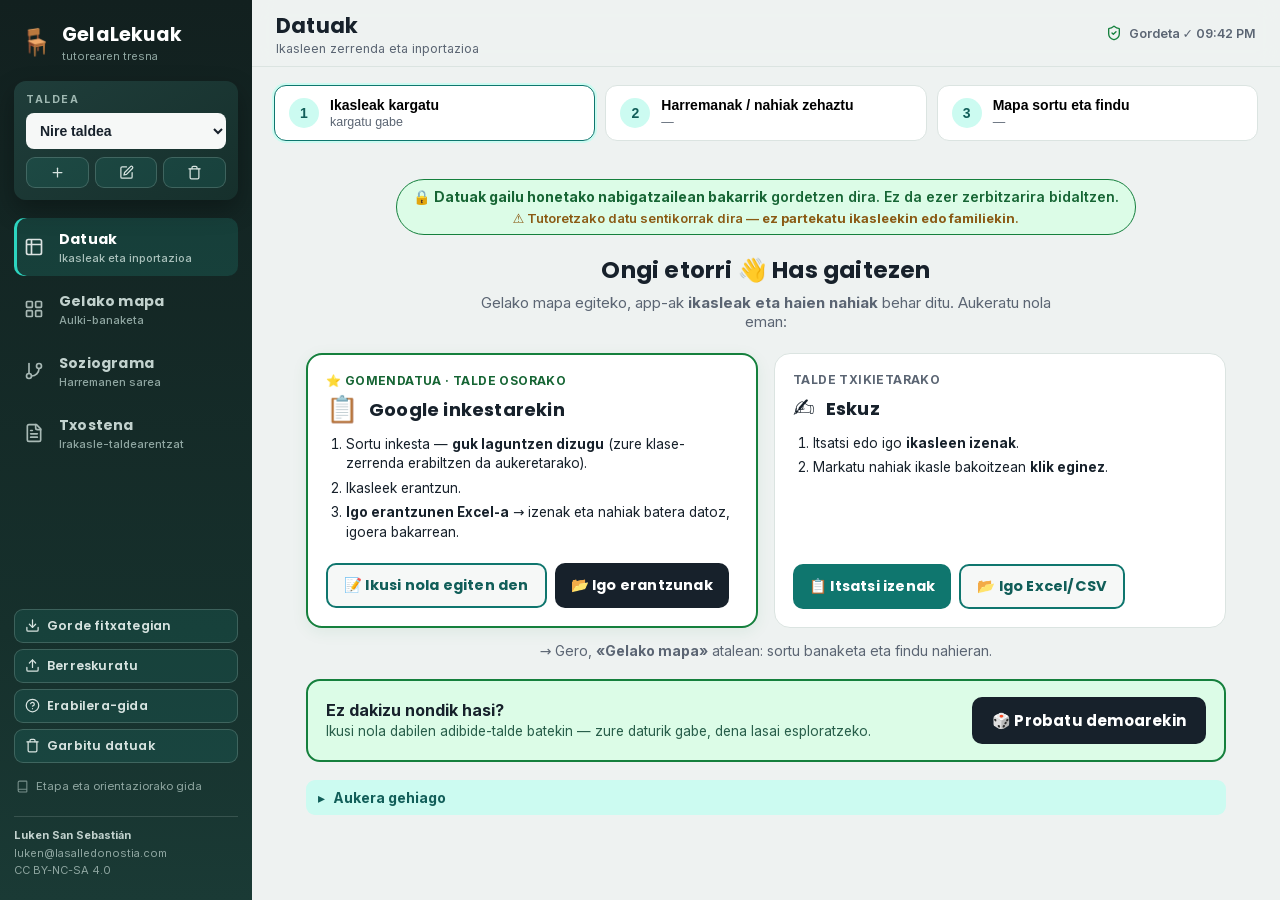
<file: index.html>
<!DOCTYPE html>
<html lang="eu">
<head>
<meta charset="UTF-8" />
<title>GelaLekuak · Tutorearen aulki-antolatzailea</title>
<meta name="viewport" content="width=device-width, initial-scale=1" />
<meta name="author" content="Luken San Sebastián (luken@lasalledonostia.com)" />
<meta name="license" content="CC BY-NC-SA 4.0" />
<!--
  GelaLekuak — tutoreentzako aulki-antolatzailea
  © 2026 Luken San Sebastián (luken@lasalledonostia.com)
  Lizentzia: Creative Commons Aitortu-EzKomertziala-PartekatuBerdin 4.0 (CC BY-NC-SA 4.0)
  https://creativecommons.org/licenses/by-nc-sa/4.0/deed.eu
-->
<!-- Menpekotasun guztiak autoalojatuta: aplikazioak EZ du kanpoko zerbitzaririk kontsultatzen.
     SheetJS 0.20.3 (Apache-2.0) · Poppins eta Inter (SIL OFL 1.1) -->
<script src="assets/js/xlsx.full.min.js"></script>
<link href="assets/fonts/fonts.css" rel="stylesheet">
<style>
:root{
  /* Paleta: Teal moderna (errefinatua) — marka teala, semantika bereizita */
  --green:#15803d; --green-soft:#dcfce7;   /* BAI / positiboa */
  --red:#b42318; --red-soft:#fee4e2;        /* EZ / gatazka */
  --yellow:#f59e0b; --yellow-soft:#fef3c7;  /* neutroa / azentua (anbar) */
  --primary:#0f766e; --primary-dark:#115e59; --primary-soft:#ccfbf1;
  --spark:#2dd4bf;                          /* teal-400: fokua, nabarmentzea */
  --ink:#17212b; --muted:#5b6573; --line:#dbe4e1;
  --bg:#eef2f1; --card:#ffffff; --paper:#f6f8f7;
  --neutral:#cbd5d1;
  --sidebar:#12201f; --sidebar-active:#1f3d3a;
  --shadow:0 1px 2px rgba(16,24,40,.04), 0 4px 12px rgba(16,24,40,.06);
  --shadow-lg:0 10px 30px rgba(16,24,40,.14);
  --w:122px; --h:64px;
  --radius:14px;
}
*{box-sizing:border-box}
body{
  font-family:'Inter',system-ui,-apple-system,"Segoe UI",Roboto,Ubuntu,sans-serif;
  margin:0; background:var(--bg); color:var(--ink);
}
h1,h2,h3,.btn,.tab,label.filebtn,.iconbtn,.arbela{
  font-family:'Poppins',system-ui,sans-serif; letter-spacing:.2px;
}
/* Teklatuzko nabigaziorako foku ikusgaia (irisgarritasuna) */
:focus-visible{outline:3px solid var(--spark,#2dd4bf); outline-offset:2px; border-radius:6px}
.tab:focus-visible{outline-offset:-3px}
@media (prefers-reduced-motion: reduce){*{transition:none!important; animation:none!important}}
.sr-only{position:absolute; width:1px; height:1px; padding:0; margin:-1px; overflow:hidden; clip:rect(0,0,0,0); white-space:nowrap; border:0}
/* ---- Aplikazio-oskola: albo-barra + goiko barra ---- */
.shell{min-height:100vh; display:grid; grid-template-columns:252px minmax(0,1fr)}
.sidebar{
  background:linear-gradient(180deg,#12201f 0%,#16302c 70%,#1a3a35 100%);
  color:#d7e3e0; padding:20px 14px; display:flex; flex-direction:column; gap:18px;
  position:sticky; top:0; height:100vh; overflow:auto;
}
.brand{display:flex; gap:10px; align-items:center; padding:0 6px}
.brand .logo{font-size:26px; line-height:1}
.brand h1{margin:0; font-size:19px; color:#fff}
.brand .sub{font-size:11px; color:#8fa6a1}
.groupcard{
  background:linear-gradient(145deg,#1f3d3a,#16302c); border-radius:12px; padding:12px;
  box-shadow:0 10px 24px rgba(0,0,0,.3);
}
.groupcard label{font-size:10.5px; letter-spacing:1.5px; font-weight:800; color:#9fb8b2; display:block; margin-bottom:7px}
.groupcard select{
  width:100%; border:none; border-radius:8px; padding:9px 10px; font-size:14px;
  font-weight:700; color:var(--ink); background:var(--paper);
}
.grouprow{display:flex; gap:6px; margin-top:8px}
.iconbtn{
  background:rgba(45,212,191,.10); border:1px solid rgba(215,227,224,.20); color:#d7e3e0;
  border-radius:9px; padding:7px 10px; font-size:12.5px; cursor:pointer; font-weight:600;
  display:inline-flex; align-items:center; justify-content:center; gap:7px;
}
.iconbtn:hover{background:rgba(45,212,191,.20)}
.grouprow .iconbtn{flex:1}
.nav{display:grid; gap:4px}
.nav .tab{
  display:grid; grid-template-columns:24px 1fr auto; align-items:center; gap:11px;
  width:100%; text-align:left; background:transparent; border:none; cursor:pointer;
  color:#c2d2ce; padding:11px 10px; border-radius:10px; font-size:14px; font-weight:700;
}
.nav .tab svg{opacity:.85}
.nav .tab small{display:block; font-family:Inter,system-ui,sans-serif; font-weight:500; font-size:11px; color:#8fa6a1; margin-top:1px; letter-spacing:0}
.nav .tab:hover{background:rgba(215,227,224,.08)}
.nav .tab.active{background:rgba(45,212,191,.14); color:#fff; box-shadow:inset 3px 0 0 var(--spark)}
.nav .tab.active small{color:#a9c0bb}
.tab .dot{
  background:var(--red); color:#fff; border-radius:99px; font-size:11px;
  min-width:19px; height:19px; line-height:19px; text-align:center;
  display:none; padding:0 5px;
}
.tab .dot.show{display:inline-block}
.sidefoot{margin-top:auto; display:grid; gap:6px}
.sidefoot .iconbtn{justify-content:flex-start}
.helpDoc{font-size:14px; line-height:1.55; max-height:62vh; overflow:auto; padding-right:6px}
.helpDoc h4{margin:16px 0 5px; font-size:15px; color:var(--primary-dark)}
.helpDoc ul{margin:0 0 4px; padding-left:20px}
.helpDoc li{margin-bottom:5px}
.docLink{
  display:flex; align-items:center; gap:7px; margin-top:4px; padding:6px 2px;
  font-size:11.5px; color:#8fa6a1; text-decoration:none; line-height:1.35;
}
.docLink:hover{color:var(--spark); text-decoration:underline; text-underline-offset:2px}
.docLink:focus-visible{outline:2px solid var(--spark); outline-offset:2px; border-radius:4px}
.docLink svg{flex:none; opacity:.8}
.credit{margin-top:10px; padding-top:10px; border-top:1px solid rgba(215,227,224,.16); font-size:11px; color:#8fa6a1; line-height:1.6}
.credit b{color:#c2d2ce; font-weight:700}
.credit a{color:#8fa6a1; text-decoration:none}
.credit a:hover{color:#d7e3e0; text-decoration:underline}
@media(max-width:920px){.credit{display:none}}
.workspace{min-width:0; display:flex; flex-direction:column}
.topbar{
  position:sticky; top:0; z-index:5; min-height:62px;
  background:rgba(238,242,241,.85); backdrop-filter:blur(10px);
  border-bottom:1.5px solid var(--line);
  display:flex; align-items:center; gap:14px; padding:10px 24px; flex-wrap:wrap;
}
.topbar h1{margin:0; font-size:21px}
.topbar .vsub{font-size:12.5px; color:var(--muted)}
.save-status{
  margin-left:auto; font-size:12.5px; color:var(--muted); font-weight:600;
  display:inline-flex; gap:7px; align-items:center; white-space:nowrap;
}
.save-status svg{color:var(--green)}
.save-status.saveErr{color:#fff; background:var(--red); padding:5px 11px; border-radius:8px; animation:saveErrPulse 1.6s ease-in-out infinite}
.save-status.saveErr svg{color:#fff}
@keyframes saveErrPulse{0%,100%{opacity:1}50%{opacity:.72}}
main{padding:18px 22px 60px}
section.view{display:none; background:transparent; padding:2px}
section.view.active{display:block}
@media(max-width:920px){
  .shell{grid-template-columns:1fr}
  .sidebar{position:static; height:auto; flex-direction:row; flex-wrap:wrap; align-items:center; gap:10px}
  .brand{flex:1}
  .groupcard{flex:1 1 200px}
  .nav{display:flex; flex-wrap:wrap; width:100%}
  .nav .tab{width:auto; grid-template-columns:auto auto auto; padding:8px 12px}
  .nav .tab small{display:none}
  .sidefoot{margin:0; display:flex}
  main{padding:14px 12px 50px}
}

.cards{display:grid; grid-template-columns:repeat(auto-fit,minmax(330px,1fr)); gap:16px}
.card{
  background:var(--card); border:1px solid var(--line); border-radius:var(--radius); padding:18px;
  box-shadow:var(--shadow);
}
.card h2{margin:0 0 6px; font-size:17px; display:flex; align-items:center; gap:8px}
.card .desc{font-size:14px; color:var(--muted); margin:0 0 14px; line-height:1.5}

button.btn{
  background:var(--primary); color:#fff; border:none; border-radius:10px;
  padding:10px 16px; font-size:14.5px; font-weight:700; cursor:pointer; min-height:40px;
  display:inline-flex; align-items:center; gap:8px; transition:transform .12s, box-shadow .12s;
}
button.btn:hover:not(:disabled){transform:translateY(-1px); box-shadow:0 6px 14px rgba(15,118,110,.28)}
button.btn:disabled{background:#c3d0cc; cursor:not-allowed}
button.btn.green{background:var(--ink)}
button.btn.gray{background:#7c8a92}
button.btn.outline{background:var(--paper); color:var(--primary-dark); border:2px solid var(--primary)}
button.btn.danger{background:var(--red)}
button.btn.big{font-size:15px; padding:12px 20px}

.importgrid{display:flex; flex-direction:column; gap:10px}
.importgrid .step{
  display:flex; gap:10px; align-items:center; background:var(--paper); border:1px dashed var(--line);
  border-radius:10px; padding:10px 12px; font-size:14px;
}
.importgrid .step b.num{
  background:var(--primary-soft); color:var(--primary-dark); border-radius:99px;
  width:26px; height:26px; display:inline-flex; align-items:center; justify-content:center; flex:none;
}
input[type=file]{display:none}
label.filebtn{
  background:var(--primary); color:#fff; border-radius:10px; padding:10px 16px;
  font-size:14px; font-weight:700; cursor:pointer; display:inline-flex; gap:8px; align-items:center;
}
label.filebtn:hover{filter:brightness(1.08)}

input[type=text], textarea, select.inp{
  padding:9px 12px; border-radius:10px; border:1.5px solid var(--line); font-size:14px;
  font-family:inherit; background:var(--paper); color:var(--ink);
}
input[type=text]:focus, textarea:focus{outline:2px solid var(--primary-soft); border-color:var(--primary)}

/* Ikasleen zerrenda */
.stuRow{
  display:flex; align-items:center; gap:10px; padding:9px 10px; border-radius:10px;
  border:1px solid var(--line); background:var(--paper); margin-bottom:7px; cursor:pointer;
}
.stuRow:hover{border-color:var(--primary); box-shadow:0 2px 8px rgba(16,24,40,.10)}
.stuRow .nm{font-weight:700; font-size:15px; min-width:150px}
.stuRow .chips{flex:1; display:flex; flex-wrap:wrap; gap:4px}
.chip{
  font-size:11.5px; padding:2px 8px; border-radius:99px; font-weight:600;
}
.chip.g{background:var(--green-soft); color:#166534}
.chip.r{background:var(--red-soft); color:#912018}
.chip.front{background:var(--primary-soft); color:var(--primary-dark)}
.stuRow .mini{
  background:none; border:none; cursor:pointer; font-size:15px; opacity:.55; padding:4px;
}
.stuRow .mini:hover{opacity:1}
.emptyState{
  text-align:center; padding:30px 10px; color:var(--muted); font-size:14px;
  border:2px dashed var(--line); border-radius:12px;
}

/* Abisuak */
.warnItem{
  background:var(--yellow-soft); border-left:5px solid var(--yellow); border-radius:8px;
  padding:10px 12px; margin-bottom:8px; font-size:13.5px;
  display:flex; flex-wrap:wrap; gap:8px; align-items:center;
}
.warnItem select{max-width:210px}

/* Gela-mapa */
.maptoolbar{
  display:flex; flex-wrap:wrap; gap:10px; align-items:center; margin-bottom:14px;
  background:#f3f7f6; border:1px solid var(--line); border-radius:var(--radius); padding:12px 14px;
}
.maptoolbar label{font-size:13.5px; font-weight:600}
.metrics{
  display:flex; flex-wrap:wrap; gap:10px; margin-bottom:14px;
}
.metric{
  border-radius:10px; padding:8px 14px; font-size:14px; font-weight:700; background:var(--paper);
  border:1.5px solid var(--line); display:flex; gap:7px; align-items:center;
}
.metric.good{border-color:var(--green); background:var(--green-soft); color:#166534}
.metric.bad{border-color:var(--red); background:var(--red-soft); color:#912018}
.metric.neutral{color:var(--muted)}

.arbela{
  background:linear-gradient(120deg,#12201f,#1f3d3a); color:var(--bg); border-radius:10px;
  text-align:center; padding:9px; font-weight:800; letter-spacing:2px; font-size:14px;
  margin-bottom:16px; max-width:var(--gridw,900px);
}
.grid{display:flex; flex-direction:column; gap:12px; max-width:100%; overflow-x:auto; padding:12px 2px 16px}
.grid .row{display:flex; gap:12px}
.seat{
  position:relative; background:var(--paper);
  border:5px solid var(--neutral); border-radius:12px;
  width:var(--w); height:var(--h);
  display:flex; align-items:center; justify-content:center;
  user-select:none; -webkit-user-select:none; touch-action:none; cursor:grab;
  box-shadow:0 2px 0 rgba(16,24,40,.06), 0 6px 14px rgba(16,24,40,.08); /* mahai-hanken itzala */
  transition:box-shadow .15s, opacity .2s, background .2s;
}
.seat.empty{background:transparent; border:3px dashed var(--neutral); box-shadow:none; cursor:default; color:#94a3b8; font-size:12px}
.blockBtn{
  position:absolute; top:3px; right:3px; border:none; background:transparent;
  font-size:12px; cursor:pointer; opacity:0; transition:opacity .15s; padding:3px;
}
.seat.empty:hover .blockBtn{opacity:.7}
.blockBtn:hover{opacity:1!important}
.seat.blockedSeat{
  background:repeating-linear-gradient(45deg,#e3e9e7,#e3e9e7 8px,#d4ddda 8px,#d4ddda 16px);
  border:3px dashed #8aa39d; box-shadow:none; cursor:pointer;
  color:#8aa39d; font-size:17px; opacity:.8;
}
.seat .label{text-align:center; line-height:1.15; padding:0 4px; pointer-events:none; overflow:hidden}
.seat .label .sur{font-size:10.5px; color:var(--muted); font-weight:600}
.seat .label .giv{font-size:14px; font-weight:800}
.seat.locked{background-image:repeating-linear-gradient(45deg,transparent,transparent 9px,rgba(15,23,42,.04) 9px,rgba(15,23,42,.04) 18px)}
.lockbtn{
  position:absolute; top:-10px; right:-10px; width:24px; height:24px; border-radius:50%;
  border:none; cursor:pointer; font-size:11px; z-index:6;
  background:#e6eeec; color:#5b6573; opacity:0; transition:opacity .15s;
  display:flex; align-items:center; justify-content:center;
}
.seat:hover .lockbtn{opacity:1}
.seat.locked .lockbtn{opacity:1; background:#12201f; color:var(--bg)}
.frontbadge{
  position:absolute; top:-9px; left:-9px; background:var(--primary); color:#fff;
  font-size:10px; font-weight:800; border-radius:99px; padding:2px 6px; z-index:6;
}
.frontbadge.miss{background:var(--red)}
.hintbadge{
  position:absolute; bottom:-11px; right:-9px; min-width:26px; height:24px; padding:0 5px;
  border-radius:99px; display:none; align-items:center; justify-content:center;
  font-size:11.5px; font-weight:800; color:#fff; z-index:7; box-shadow:0 2px 5px rgba(0,0,0,.25);
}
.seat.hint-pos .hintbadge{display:flex; background:var(--green)}
.seat.hint-neg .hintbadge{display:flex; background:var(--red)}
.seat.hint-zero .hintbadge{display:flex; background:#94a3b8}
.seat.hint-pos{background:#e7f6ec}
.seat.hint-neg{background:#fdeceb}
body.dragging .seat:not(.dragSrc){cursor:copy}
body.dragging .seat{opacity:.45}
body.dragging .seat.glow-g, body.dragging .seat.glow-r, body.dragging .seat.dragSrc, body.dragging .seat.dropHover{opacity:1}
.seat.glow-g{box-shadow:0 0 18px 5px rgba(21,128,61,.5)!important; border-color:var(--green)!important}
.seat.glow-r{box-shadow:0 0 18px 5px rgba(180,35,24,.5)!important; border-color:var(--red)!important}
.seat.dragSrc{opacity:.35!important}
.seat.dropHover{outline:3px solid var(--primary); outline-offset:3px}
.ghost{
  position:fixed; z-index:999; pointer-events:none; opacity:.92;
  transform:translate(-50%,-50%) scale(1.06) rotate(-2deg);
  box-shadow:0 14px 30px rgba(15,23,42,.3);
}
.legend{display:flex; flex-wrap:wrap; gap:16px; margin-top:18px; font-size:13px; color:var(--muted); align-items:center}
.legend .sw{width:20px; height:20px; border-radius:5px; border:3.5px solid; display:inline-block; vertical-align:middle; margin-right:5px}

/* Gelaren egitura */
.aisle{width:26px; flex:none}
.layoutRow{display:flex; align-items:center; gap:10px; margin-bottom:6px; font-size:14px}
.layoutRow .rlabel{min-width:110px; font-weight:700}
.stepBtn{
  width:32px; height:32px; border-radius:8px; border:1.5px solid var(--line); background:var(--paper);
  font-weight:800; cursor:pointer; font-size:16px; line-height:1;
}
.stepBtn:hover{border-color:var(--primary); color:var(--primary-dark)}
.seatCount{min-width:26px; text-align:center; font-weight:800}
.miniPrev{
  display:flex; flex-direction:column; gap:4px; margin:12px 0; padding:12px;
  background:var(--paper); border:1px solid var(--line); border-radius:10px; overflow-x:auto;
}
.miniPrev .mr{display:flex; gap:3px}
.miniPrev .ms{width:18px; height:11px; border-radius:2px; background:var(--primary-soft); border:1px solid var(--primary); flex:none}
.miniPrev .ma{width:10px; flex:none}
.seatTally{font-size:14px; font-weight:700; padding:8px 12px; border-radius:8px}
.seatTally.ok{background:var(--green-soft); color:#166534}
.seatTally.ko{background:var(--red-soft); color:#912018}

/* Gida */
.guideStep{display:flex; gap:10px; margin-bottom:10px; font-size:13.5px; line-height:1.45}
.guideStep b.num{
  background:var(--primary-soft); color:var(--primary-dark); border-radius:99px;
  width:24px; height:24px; display:inline-flex; align-items:center; justify-content:center; flex:none; font-size:12px;
}
.guideNote{
  background:var(--red-soft); border-left:4px solid var(--red); border-radius:8px;
  padding:10px 12px; font-size:13px; margin-bottom:12px;
}
.guideStep a{color:var(--primary); font-weight:700}
.pathTabs{display:flex; gap:6px; margin:12px 0 4px}
.pathTab{
  border:1.5px solid var(--line); background:var(--card); color:var(--muted);
  border-radius:9px; padding:8px 14px; font-size:13.5px; font-weight:700; cursor:pointer;
}
.pathTab.active{border-color:var(--primary); background:var(--primary-soft); color:var(--primary-dark)}
.qHelp{display:flex; flex-direction:column; gap:8px}
.qItem{display:flex; gap:11px; align-items:flex-start; background:var(--paper); border:1px solid var(--line); border-radius:10px; padding:10px 12px}
.qItem .qN{
  width:24px; height:24px; border-radius:99px; flex:none; background:var(--primary-soft); color:var(--primary-dark);
  font-weight:800; font-size:13px; display:flex; align-items:center; justify-content:center;
}
.qItem b{font-size:14px}
.qHow{font-size:13px; color:var(--muted); line-height:1.45}
.scriptSteps{counter-reset:ss; margin:0; padding:0; list-style:none}
.scriptSteps li{position:relative; padding:0 0 12px 34px; font-size:13.5px; line-height:1.5}
.scriptSteps li::before{
  counter-increment:ss; content:counter(ss);
  position:absolute; left:0; top:0; width:24px; height:24px; border-radius:99px;
  background:var(--primary); color:#fff; font-weight:800; font-size:12px;
  display:flex; align-items:center; justify-content:center;
}
.scriptSteps li b a{color:var(--primary-dark)}
.codeBox{
  position:relative; background:#12201f; color:#d7e3e0; border-radius:10px;
  padding:12px 14px; margin:8px 0; font-family:ui-monospace,SFMono-Regular,Menlo,monospace;
  font-size:12px; line-height:1.5; max-height:230px; overflow:auto; white-space:pre;
}
.copyCodeBtn{
  position:sticky; top:0; float:right; background:var(--green); color:#fff; border:none;
  border-radius:7px; padding:6px 12px; font-size:12.5px; font-weight:700; cursor:pointer;
}

/* Soziograma */
.sozioToolbar{display:flex; gap:10px; align-items:center; flex-wrap:wrap; margin-bottom:14px}
.sozioWrap{display:flex; gap:16px; flex-wrap:wrap; align-items:flex-start}
#sozioSvgBox{flex:1 1 560px; min-width:300px}
#sozioSvgBox svg{
  width:100%; height:auto; background:var(--paper);
  border:1.5px solid var(--line); border-radius:var(--radius);
  touch-action:none; user-select:none; -webkit-user-select:none;
}
.sozioSide{flex:0 1 300px; display:flex; flex-direction:column; gap:10px; min-width:240px}
.sozioCard{background:#f3f7f6; border:1px solid var(--line); border-radius:12px; padding:12px 14px; font-size:13.5px}
/* ---- Diana soziometrikoa ---- */
#sozioSvgBox .ring{fill:none; stroke:var(--line); stroke-width:1.2}
#sozioSvgBox .ringFill{stroke:none}
#sozioSvgBox .ringLbl{font-size:10.5px; font-weight:700; letter-spacing:.04em; fill:var(--muted)}
#sozioSvgBox .dnd{cursor:pointer}
#sozioSvgBox .dnd text{pointer-events:none}
#sozioSvgBox svg.focusing .dnd{opacity:.22}
#sozioSvgBox svg.focusing .dnd.hot{opacity:1}
#sozioSvgBox svg.focusing .dlink{opacity:.08}
#sozioSvgBox svg.focusing .dlink.hot{opacity:.95; stroke-width:3.4}
.sozioCard h3{margin:0 0 6px; font-size:14px}
.sozioCard ul{margin:0; padding-left:18px}
.sozioCard li{margin-bottom:3px}
/* 3 pausoko fluxua (stepper) */
#stepper{display:grid; grid-template-columns:repeat(3,1fr); gap:10px; margin-bottom:16px}
.stepBox{
  display:flex; gap:11px; align-items:center; text-align:left; cursor:pointer;
  background:var(--card); border:1.5px solid var(--line); border-radius:12px; padding:11px 14px;
}
.stepBox:hover{border-color:var(--primary)}
.stepBox.current{border-color:var(--primary); box-shadow:0 0 0 2px var(--primary-soft)}
.stepBox .sNum{
  width:30px; height:30px; border-radius:99px; flex:none; font-weight:800; font-size:14px;
  display:flex; align-items:center; justify-content:center;
  background:var(--primary-soft); color:var(--primary-dark);
}
.stepBox.done .sNum{background:var(--green); color:#fff}
.stepBox.warn .sNum{background:var(--yellow); color:#fff}
.stepBox .sTxt{min-width:0}
.stepBox .sTxt b{display:block; font-size:14px; line-height:1.2}
.stepBox .sTxt span{font-size:12.5px; color:var(--muted)}
.stepBox.done .sTxt span{color:#166534; font-weight:600}
.stepBox.warn .sTxt span{color:#92400e; font-weight:700}
@media(max-width:920px){#stepper{grid-template-columns:1fr}}

/* Hasierako pantaila */
#emptyHero{max-width:920px; margin:20px auto; text-align:center}
#emptyHero h2{font-size:23px; margin:18px 0 6px}
.heroLead{font-size:15px; color:var(--muted); margin:0 auto 22px; max-width:600px}
.paths2{display:grid; grid-template-columns:repeat(2,1fr); gap:16px; margin-bottom:14px; text-align:left; align-items:stretch}
.path2{
  background:var(--card); border:1.5px solid var(--line); border-radius:16px; padding:18px;
  display:flex; flex-direction:column; gap:8px; position:relative;
}
.path2.recommended{border-color:var(--green); border-width:2px; box-shadow:0 4px 16px rgba(21,128,61,.08)}
.p2Tag{
  font-size:12px; font-weight:800; color:var(--muted); text-transform:uppercase; letter-spacing:.4px;
}
.path2.recommended .p2Tag{color:#166534}
.p2Head{display:flex; align-items:center; gap:11px}
.p2Icon{font-size:26px; line-height:1}
.p2Head h3{margin:0; font-size:18px}
.p2Steps{margin:4px 0 6px; padding-left:20px; display:flex; flex-direction:column; gap:5px}
.p2Steps li{font-size:13.5px; line-height:1.45}
.p2Actions{display:flex; gap:8px; flex-wrap:wrap; margin-top:auto; padding-top:6px}
.heroAfter{font-size:14px; color:var(--muted); margin:0 0 20px}
@media(max-width:820px){ .paths2{grid-template-columns:1fr} }
.privacyNote{
  display:inline-block; background:var(--green-soft); border:1.5px solid var(--green);
  color:#166534; border-radius:99px; padding:8px 16px; font-size:14px; font-weight:600;
}
.privacyNote.small{display:block; border-radius:9px; padding:7px 11px; font-size:12.5px; margin-bottom:10px; text-align:left}
.privacyWarn{display:inline-block; margin-top:5px; color:#8a5a14; font-weight:600; font-size:13px}
.heroActions{display:flex; gap:12px; justify-content:center; flex-wrap:wrap; margin-bottom:22px}
.demoBox{
  display:flex; gap:14px; align-items:center; text-align:left; flex-wrap:wrap;
  background:var(--green-soft); border:2px solid var(--green); border-radius:14px; padding:16px 18px;
}
.demoBox b{font-size:16px}
.demoBox span{font-size:13.5px; color:#285e4a}
.moreOpt{margin-top:18px; text-align:left}

/* Tolesgarriak (details) */
details summary{
  cursor:pointer; font-weight:700; font-size:14px; color:var(--primary-dark);
  padding:9px 12px; background:var(--primary-soft); border-radius:9px; list-style:none;
  display:flex; align-items:center; gap:8px; user-select:none;
}
details summary::before{content:'▸'; transition:transform .15s}
details[open] summary::before{transform:rotate(90deg)}
details summary:hover{filter:brightness(.97)}
.hintTxt{font-size:12.5px; color:var(--muted)}

/* Hautapen-barra (klik bidezko mugimendua) */
#selBar{
  display:flex; gap:10px; align-items:center; flex-wrap:wrap;
  background:var(--primary-soft); border:2px solid var(--primary); border-radius:12px;
  padding:10px 14px; margin-bottom:12px; font-size:14.5px;
}
.seat.selSeat{outline:3px solid var(--primary); outline-offset:3px}

/* Esaldi gidariak */
.microTxt{font-size:13px; color:var(--muted); margin:-6px 0 14px; font-style:italic}

/* Berrikuspen-panela */
#reviewPanel{margin-top:18px}
.reviewBox{background:var(--paper); border:1.5px solid var(--line); border-radius:12px; padding:16px 18px; max-width:860px}
.reviewBox h3{margin:0 0 4px; font-size:16px}
.reviewBox .rvSub{font-size:12.5px; color:var(--muted); font-style:italic; margin-bottom:12px}
.rvItem{display:flex; gap:9px; align-items:flex-start; padding:6px 0; font-size:14px; border-top:1px solid var(--line)}
.rvItem .rvIc{flex:none; width:22px; text-align:center}
.rvItem.ok{color:#166534}
.rvItem.warn{color:#92400e; font-weight:600}
.rvItem.bad{color:#912018; font-weight:600}
.rvItem .chip{font-weight:600}

/* Insight-txartelak (soziograma) */
.cohesionCard{
  background:var(--paper); border:1.5px solid var(--line); border-radius:12px;
  padding:14px 16px; display:flex; align-items:center; justify-content:space-between; gap:10px;
}
.cohesionCard span:first-child{display:block; font-size:12px; color:var(--muted); font-weight:700}
.cohesionCard strong{font-size:30px; color:var(--primary); font-family:'Poppins',system-ui,sans-serif; line-height:1.1}
.cohesionCard strong small{font-size:14px; color:var(--muted)}
.riskBadge{border-radius:8px; padding:7px 11px; font-size:12px; font-weight:900; text-transform:uppercase; letter-spacing:.5px}
.riskBadge.good{background:var(--green-soft); color:#166534}
.riskBadge.warn{background:var(--yellow-soft); color:#92400e}
.riskBadge.bad{background:var(--red-soft); color:#912018}
.insightCard{
  display:grid; grid-template-columns:42px 1fr; gap:12px; align-items:start;
  border:1px solid var(--line); border-radius:12px; padding:13px 14px; background:var(--paper);
}
.insightCard.success{background:var(--green-soft)}
.insightCard.warning{background:var(--yellow-soft)}
.insightCard.danger{background:var(--red-soft)}
.insightCard.info{background:#e7f1f4}
.insightCard.purple{background:#e9eef2}
.iIcon{
  width:38px; height:38px; border-radius:99px; background:rgba(255,255,255,.75);
  display:flex; align-items:center; justify-content:center; font-size:18px;
  box-shadow:0 1px 3px rgba(16,24,40,.14);
}
.iHead{display:flex; align-items:center; justify-content:space-between; gap:8px; margin-bottom:6px}
.iHead strong{font-size:13.5px}
.iHead em{
  min-width:22px; height:22px; padding:0 6px; border-radius:99px; background:var(--primary); color:#fff;
  display:inline-flex; align-items:center; justify-content:center; font-style:normal; font-size:12px; font-weight:800;
}
.iChips{display:flex; flex-wrap:wrap; gap:5px}
.iNote{font-size:12px; color:var(--muted); margin-top:5px}
.iList{margin:0; padding-left:16px; font-size:12.5px; line-height:1.5}
.iList li{margin-bottom:7px}

/* Murrizketa-barra */
.constraintRow{
  display:flex; flex-wrap:wrap; gap:8px; align-items:center;
  background:var(--red-soft); border:1px solid var(--red); border-radius:12px;
  padding:10px 14px; margin-bottom:14px; font-size:13.5px;
}
.constraintRow select{max-width:185px}
.kchip{
  display:inline-flex; align-items:center; gap:6px; background:#fff; border:1.5px solid var(--red);
  color:#912018; border-radius:99px; padding:4px 10px; font-size:12.5px; font-weight:700;
}
.kchip button{
  border:none; background:var(--red); color:#fff; width:17px; height:17px; border-radius:99px;
  cursor:pointer; font-size:11px; line-height:1; display:inline-flex; align-items:center; justify-content:center;
}

/* Txostena */
.report{background:var(--paper); border:1px solid var(--line); border-radius:12px; padding:22px}
.rHead{display:flex; justify-content:space-between; gap:16px; flex-wrap:wrap; border-bottom:2px solid var(--line); padding-bottom:14px; margin-bottom:16px}
.rHead h2{margin:0; font-size:19px}
.rDate{font-size:12px; color:var(--muted); margin-top:3px}
.rScore{display:flex; align-items:center; gap:12px}
.rScore span:first-child{display:block; font-size:11px; color:var(--muted); font-weight:700}
.rScore strong{font-size:26px; color:var(--primary); font-family:'Poppins',system-ui,sans-serif}
.rScore strong small{font-size:13px; color:var(--muted)}
.rGrid{display:grid; grid-template-columns:repeat(auto-fit,minmax(230px,1fr)); gap:0 20px}
.rGrid article{border-right:1px solid var(--line); padding-right:18px; min-width:0}
.rGrid article:last-child{border-right:0; padding-right:0}
.rGrid h3{margin:0 0 8px; font-size:13.5px}
.rGrid ul{margin:0; padding-left:17px; font-size:12.5px; line-height:1.55}
.rLbl{margin:9px 0 5px; font-size:11.5px; font-weight:800; color:var(--muted); text-transform:uppercase; letter-spacing:.4px}
.rNote{margin:4px 0; font-size:12px; color:var(--muted)}
.planTbl{border-collapse:collapse; width:100%}
.planTbl td{
  border:1px solid var(--line); padding:5px 7px; font-size:11.5px; font-weight:700;
  text-align:center; background:#fff; min-width:64px;
}
.planTbl td small{display:block; font-weight:500; font-size:9px; color:var(--muted)}
.planTbl td.emp{background:transparent}
.planTbl td.blk{background:repeating-linear-gradient(45deg,#e3e9e7,#e3e9e7 6px,#d4ddda 6px,#d4ddda 12px); color:#8aa39d}
.rFoot{margin-top:14px; font-size:11.5px; color:var(--muted); border-top:1px solid var(--line); padding-top:10px}
.reviewQs{display:flex; flex-direction:column; gap:6px}
.reviewQ{display:flex; gap:8px; align-items:flex-start; font-size:12.5px; line-height:1.4; cursor:pointer}
.reviewQ input{margin-top:2px; flex:none; width:15px; height:15px; accent-color:var(--primary)}
.reportNotes{
  width:100%; min-height:110px; border:1px solid var(--line); border-radius:8px;
  padding:9px 11px; font-family:inherit; font-size:13px; line-height:1.45; resize:vertical;
  background:var(--paper); color:var(--ink);
}
@media print{
  .reportNotes{border:1px solid #bbb; background:#fff; min-height:90px}
  .reviewQ input{-webkit-appearance:none; appearance:none; width:12px; height:12px; border:1px solid #555; border-radius:2px; position:relative}
  .reviewQ input:checked::after{content:'✓'; position:absolute; top:-4px; left:1px; font-size:12px}
}

svg .nd{cursor:grab}
svg .nd text{pointer-events:none; font-family:system-ui,sans-serif}
svg.focusing .ed{opacity:.06!important}
svg.focusing .ed.hot{opacity:1!important}
svg.focusing .nd{opacity:.22}
svg.focusing .nd.hot{opacity:1}
#sozioPrintHeader{display:none}

/* Modalak */
.overlay{
  position:fixed; inset:0; background:rgba(16,24,40,.5); display:none;
  align-items:flex-start; justify-content:center; padding:40px 16px; z-index:100; overflow:auto;
}
.overlay.open{display:flex}
.modal{
  background:var(--paper); border-radius:16px; padding:22px; width:100%; max-width:640px;
  box-shadow:0 20px 60px rgba(15,23,42,.35);
}
.modal h3{margin:0 0 4px; font-size:18px}
.modal .desc{font-size:13px; color:var(--muted); margin:0 0 14px}
.modal .foot{display:flex; gap:10px; justify-content:flex-end; margin-top:18px}
.modal .mapRow{display:flex; gap:10px; align-items:center; margin-bottom:10px; flex-wrap:wrap; font-size:14px}
.modal .mapRow label{font-weight:700; min-width:170px}
.previewTbl{width:100%; border-collapse:collapse; font-size:12px; margin:10px 0; overflow:hidden; border-radius:8px}
.previewTbl th{background:var(--primary-soft); color:var(--primary-dark); padding:5px 7px; text-align:left}
.previewTbl td{border-bottom:1px solid var(--line); padding:4px 7px; max-width:140px; overflow:hidden; text-overflow:ellipsis; white-space:nowrap}
.choiceMap{display:flex; flex-direction:column; gap:5px; max-height:220px; overflow:auto; border:1px solid var(--line); border-radius:9px; padding:8px; background:var(--paper); width:100%}
.choiceMapRow{display:flex; align-items:center; gap:10px; flex-wrap:wrap; font-size:13px}
.choiceMapRow .cmCol{flex:1 1 160px; min-width:0; font-weight:700; white-space:nowrap; overflow:hidden; text-overflow:ellipsis}
.choiceMapRow label{display:inline-flex; align-items:center; gap:3px; font-weight:600; cursor:pointer}
.choiceMapRow .cmL{color:#166534}
.choiceMapRow .cmD{color:#912018}
.chipPick{display:flex; flex-wrap:wrap; gap:6px; margin:8px 0 14px}
.chipPick button{
  border:1.5px solid var(--line); background:var(--paper); border-radius:99px; padding:5px 12px;
  font-size:13px; cursor:pointer; font-weight:600; color:var(--ink);
}
.chipPick button.on-g{background:var(--green); border-color:var(--green); color:#fff}
.chipPick button.on-r{background:var(--red); border-color:var(--red); color:#fff}
textarea#pasteArea{width:100%; min-height:180px; font-family:ui-monospace,monospace; font-size:12.5px}

/* Toast */
#toast{
  position:fixed; bottom:24px; left:50%; transform:translateX(-50%) translateY(80px);
  background:#12201f; color:var(--bg); padding:12px 22px; border-radius:99px; font-size:14px;
  font-weight:600; box-shadow:0 10px 30px rgba(0,0,0,.3); transition:transform .25s; z-index:200;
}
#toast.show{transform:translateX(-50%) translateY(0)}

/* Inprimatzea */
#printHeader{display:none}
@media print{
  body{background:var(--paper)}
  .sidebar, .topbar, .maptoolbar, .legend, .no-print, #toast{display:none!important}
  .shell{display:block}
  main{padding:0}
  section.view{box-shadow:none; padding:0}
  #view-datuak{display:none!important}
  #view-gela{display:block!important}
  body.print-sozio #view-gela{display:none!important}
  body.print-sozio #view-soziograma{display:block!important}
  body.print-sozio #sozioPrintHeader{display:block; margin-bottom:14px}
  body.print-sozio .sozioSide{flex:1 1 100%}
  #printHeader{display:block; margin-bottom:14px}
  #printHeader h2{margin:0; font-size:20px}
  #printHeader .d{color:#555; font-size:13px}
  .seat{box-shadow:none}
  .lockbtn,.hintbadge{display:none!important}
  :root{--w:96px; --h:52px}
  .grid{zoom:.85; overflow:visible}
  .seat .label .giv{font-size:11.5px}
  .seat .label .sur{font-size:9px}
}
@page{size:landscape; margin:1.2cm}
</style>
</head>
<body>

<div class="shell">
<aside class="sidebar no-print">
  <div class="brand">
    <span class="logo">🪑</span>
    <div>
      <h1>GelaLekuak</h1>
      <div class="sub">tutorearen tresna</div>
    </div>
  </div>

  <div class="groupcard">
    <label>TALDEA</label>
    <select id="groupSel" aria-label="Taldea aukeratu"></select>
    <div class="grouprow">
      <button class="iconbtn" id="newGroupBtn" title="Talde berria" aria-label="Talde berria sortu"><svg aria-hidden="true" viewBox="0 0 24 24" fill="none" stroke="currentColor" stroke-width="2" stroke-linecap="round" stroke-linejoin="round" width="15" height="15"><path d="M5 12h14"/><path d="M12 5v14"/></svg></button>
      <button class="iconbtn" id="renameGroupBtn" title="Izena aldatu" aria-label="Taldearen izena aldatu"><svg aria-hidden="true" viewBox="0 0 24 24" fill="none" stroke="currentColor" stroke-width="2" stroke-linecap="round" stroke-linejoin="round" width="15" height="15"><path d="M12 3H5a2 2 0 0 0-2 2v14a2 2 0 0 0 2 2h14a2 2 0 0 0 2-2v-7"/><path d="M18.4 2.6a2.12 2.12 0 1 1 3 3L12 15l-4 1 1-4Z"/></svg></button>
      <button class="iconbtn" id="delGroupBtn" title="Taldea ezabatu" aria-label="Taldea ezabatu"><svg aria-hidden="true" viewBox="0 0 24 24" fill="none" stroke="currentColor" stroke-width="2" stroke-linecap="round" stroke-linejoin="round" width="15" height="15"><path d="M3 6h18"/><path d="M19 6v14a2 2 0 0 1-2 2H7a2 2 0 0 1-2-2V6"/><path d="M8 6V4a2 2 0 0 1 2-2h4a2 2 0 0 1 2 2v2"/></svg></button>
    </div>
  </div>

  <nav class="nav">
    <button class="tab active" id="tab-datuak" onclick="showTab('datuak')">
      <svg viewBox="0 0 24 24" fill="none" stroke="currentColor" stroke-width="2" stroke-linecap="round" stroke-linejoin="round" width="20" height="20"><path d="M9 3H5a2 2 0 0 0-2 2v4m6-6h10a2 2 0 0 1 2 2v4M9 3v18m0 0h10a2 2 0 0 0 2-2V9M9 21H5a2 2 0 0 1-2-2V9m0 0h18"/></svg>
      <span>Datuak<small>Ikasleak eta inportazioa</small></span>
      <span class="dot" id="warnDot"></span>
    </button>
    <button class="tab" id="tab-gela" onclick="showTab('gela')">
      <svg viewBox="0 0 24 24" fill="none" stroke="currentColor" stroke-width="2" stroke-linecap="round" stroke-linejoin="round" width="20" height="20"><rect width="7" height="7" x="3" y="3" rx="1"/><rect width="7" height="7" x="14" y="3" rx="1"/><rect width="7" height="7" x="14" y="14" rx="1"/><rect width="7" height="7" x="3" y="14" rx="1"/></svg>
      <span>Gelako mapa<small>Aulki-banaketa</small></span>
    </button>
    <button class="tab" id="tab-soziograma" onclick="showTab('soziograma')">
      <svg viewBox="0 0 24 24" fill="none" stroke="currentColor" stroke-width="2" stroke-linecap="round" stroke-linejoin="round" width="20" height="20"><line x1="6" x2="6" y1="3" y2="15"/><circle cx="18" cy="6" r="3"/><circle cx="6" cy="18" r="3"/><path d="M18 9a9 9 0 0 1-9 9"/></svg>
      <span>Soziograma<small>Harremanen sarea</small></span>
    </button>
    <button class="tab" id="tab-txostena" onclick="showTab('txostena')">
      <svg viewBox="0 0 24 24" fill="none" stroke="currentColor" stroke-width="2" stroke-linecap="round" stroke-linejoin="round" width="20" height="20"><path d="M15 2H6a2 2 0 0 0-2 2v16a2 2 0 0 0 2 2h12a2 2 0 0 0 2-2V7Z"/><path d="M14 2v4a2 2 0 0 0 2 2h4"/><line x1="16" x2="8" y1="13" y2="13"/><line x1="16" x2="8" y1="17" y2="17"/><line x1="10" x2="8" y1="9" y2="9"/></svg>
      <span>Txostena<small>Irakasle-taldearentzat</small></span>
    </button>
  </nav>

  <div class="sidefoot">
    <button class="iconbtn" id="exportBtn" title="Gorde datu guztiak fitxategi batean"><svg viewBox="0 0 24 24" fill="none" stroke="currentColor" stroke-width="2" stroke-linecap="round" stroke-linejoin="round" width="15" height="15"><path d="M21 15v4a2 2 0 0 1-2 2H5a2 2 0 0 1-2-2v-4"/><polyline points="7 10 12 15 17 10"/><line x1="12" x2="12" y1="15" y2="3"/></svg> Gorde fitxategian</button>
    <label class="iconbtn" style="cursor:pointer" title="Lehenago gordetako fitxategia kargatu"><svg viewBox="0 0 24 24" fill="none" stroke="currentColor" stroke-width="2" stroke-linecap="round" stroke-linejoin="round" width="15" height="15"><path d="M21 15v4a2 2 0 0 1-2 2H5a2 2 0 0 1-2-2v-4"/><polyline points="17 8 12 3 7 8"/><line x1="12" x2="12" y1="3" y2="15"/></svg> Berreskuratu<input type="file" id="importJsonInput" accept=".json"></label>
    <button class="iconbtn" id="helpBtn" title="Erabilera-gida"><svg aria-hidden="true" viewBox="0 0 24 24" fill="none" stroke="currentColor" stroke-width="2" stroke-linecap="round" stroke-linejoin="round" width="15" height="15"><circle cx="12" cy="12" r="10"/><path d="M9.09 9a3 3 0 0 1 5.83 1c0 2-3 3-3 3"/><path d="M12 17h.01"/></svg> Erabilera-gida</button>
    <button class="iconbtn" id="clearDataBtn" title="Talde honetako datu guztiak ezabatu"><svg viewBox="0 0 24 24" fill="none" stroke="currentColor" stroke-width="2" stroke-linecap="round" stroke-linejoin="round" width="15" height="15"><path d="M3 6h18"/><path d="M19 6v14a2 2 0 0 1-2 2H7a2 2 0 0 1-2-2V6"/><path d="M8 6V4a2 2 0 0 1 2-2h4a2 2 0 0 1 2 2v2"/></svg> Garbitu datuak</button>
    <a class="docLink" href="eskuliburua.html" target="_blank" rel="noopener" title="Etapa-arduradun eta orientaziorako gida laburra">
      <svg aria-hidden="true" viewBox="0 0 24 24" fill="none" stroke="currentColor" stroke-width="2" stroke-linecap="round" stroke-linejoin="round" width="13" height="13"><path d="M4 19.5v-15A2.5 2.5 0 0 1 6.5 2H19a1 1 0 0 1 1 1v18a1 1 0 0 1-1 1H6.5a1 1 0 0 1 0-5H20"/></svg>
      Etapa eta orientaziorako gida
    </a>
    <div class="credit">
      <b>Luken San Sebastián</b><br>
      <a href="mailto:luken@lasalledonostia.com">luken@lasalledonostia.com</a><br>
      <a href="https://creativecommons.org/licenses/by-nc-sa/4.0/deed.eu" target="_blank" rel="noopener" title="Aitortu — Ez komertziala — Partekatu berdin 4.0">CC BY-NC-SA 4.0</a>
    </div>
  </div>
</aside>

<div class="workspace">
<header class="topbar no-print">
  <div>
    <h1 id="viewTitle">Datuak</h1>
    <div class="vsub" id="viewSub">Ikasleen zerrenda eta inportazioa</div>
  </div>
  <span class="save-status" id="saveStatus"><svg viewBox="0 0 24 24" fill="none" stroke="currentColor" stroke-width="2" stroke-linecap="round" stroke-linejoin="round" width="16" height="16"><path d="M20 13c0 5-3.5 7.5-7.66 8.95a1 1 0 0 1-.67-.01C7.5 20.5 4 18 4 13V6a1 1 0 0 1 1-1c2 0 4.5-1.2 6.24-2.72a1 1 0 0 1 1.52 0C14.51 3.81 17 5 19 5a1 1 0 0 1 1 1z"/><path d="m9 12 2 2 4-4"/></svg> Datuak gailu honetan bakarrik</span>
</header>

<main>
<div id="stepper" class="no-print"></div>

<!-- ===================== 1. DATUAK ===================== -->
<section class="view active" id="view-datuak">

  <!-- Hasierako pantaila (daturik gabe) -->
  <div id="emptyHero" style="display:none">
    <div class="privacyNote" role="note">🔒 <b>Datuak gailu honetako nabigatzailean bakarrik</b> gordetzen dira. Ez da ezer zerbitzarira bidaltzen.<br><span class="privacyWarn">⚠️ Tutoretzako datu sentikorrak dira — <b>ez partekatu ikasleekin edo familiekin</b>.</span></div>
    <h2>Ongi etorri 👋 Has gaitezen</h2>
    <p class="heroLead">Gelako mapa egiteko, app-ak <b>ikasleak eta haien nahiak</b> behar ditu. Aukeratu nola eman:</p>

    <div class="paths2">
      <div class="path2 recommended">
        <div class="p2Tag">⭐ Gomendatua · talde osorako</div>
        <div class="p2Head"><span class="p2Icon">📋</span><h3>Google inkestarekin</h3></div>
        <ol class="p2Steps">
          <li>Sortu inkesta — <b>guk laguntzen dizugu</b> (zure klase-zerrenda erabiltzen da aukeretarako).</li>
          <li>Ikasleek erantzun.</li>
          <li><b>Igo erantzunen Excel-a</b> → izenak eta nahiak batera datoz, igoera bakarrean.</li>
        </ol>
        <div class="p2Actions">
          <button class="btn outline" id="formsHelpHeroBtn">📝 Ikusi nola egiten den</button>
          <button class="btn green" id="uploadHeroBtn">📂 Igo erantzunak</button>
        </div>
      </div>

      <div class="path2">
        <div class="p2Tag">Talde txikietarako</div>
        <div class="p2Head"><span class="p2Icon">✍️</span><h3>Eskuz</h3></div>
        <ol class="p2Steps">
          <li>Itsatsi edo igo <b>ikasleen izenak</b>.</li>
          <li>Markatu nahiak ikasle bakoitzean <b>klik eginez</b>.</li>
        </ol>
        <div class="p2Actions">
          <button class="btn" id="pasteHeroBtn">📋 Itsatsi izenak</button>
          <button class="btn outline" id="uploadHero2Btn">📂 Igo Excel/CSV</button>
        </div>
      </div>
    </div>

    <p class="heroAfter">→ Gero, <b>«Gelako mapa»</b> atalean: sortu banaketa eta findu nahieran.</p>

    <div class="demoBox">
      <div style="flex:1"><b>Ez dakizu nondik hasi?</b><br><span>Ikusi nola dabilen adibide-talde batekin — zure daturik gabe, dena lasai esploratzeko.</span></div>
      <button class="btn green big" id="demoHeroBtn">🎲 Probatu demoarekin</button>
    </div>
    <details class="moreOpt">
      <summary>Aukera gehiago</summary>
      <p style="display:flex; gap:10px; align-items:center; flex-wrap:wrap"><button class="btn outline" id="templateHeroBtn">⬇️ Txantiloia deskargatu</button> <span>Excel hutsa adibideekin: bete, gorde eta igo.</span></p>
      <p>💡 <b>Inkesta bete ez dutenak?</b> Lasai: app-ak abisatuko dizu eta botoi batekin gehi ditzakezu. Ez duzu klase-zerrenda osorik kargatu beharrik.</p>
    </details>
  </div>

  <div class="cards" id="dataCards">

    <div class="card" id="importCard">
      <h2>📥 Inportatu datu gehiago</h2>
      <div class="privacyNote small" role="note">🔒 Datuak gailu honetan bakarrik gordetzen dira. <b>Datu sentikorrak: ez partekatu ikasle edo familiekin.</b></div>
      <details>
        <summary>Inportazio-aukerak</summary>
        <div class="importgrid" style="margin-top:12px">
          <div class="step">
            <b class="num">A</b>
            <div style="flex:1">
              <b>Excel / CSV fitxategia igo</b><br>
              <span class="hintTxt">Google Forms-eko erantzunen esportazioa, adibidez.</span>
            </div>
            <label class="filebtn">📂 Igo fitxategia<input type="file" id="fileInput" accept=".csv,.xlsx,.xls"></label>
          </div>
          <div class="step">
            <b class="num">B</b>
            <div style="flex:1">
              <b>Kopiatu eta itsatsi</b><br>
              <span class="hintTxt">Kopiatu gelaxkak Excel / Google Sheets-etik eta itsatsi zuzenean.</span>
            </div>
            <button class="btn" id="pasteBtn">📋 Itsatsi datuak</button>
          </div>
          <div class="step">
            <b class="num">C</b>
            <div style="flex:1">
              <b>Txantiloia deskargatu</b><br>
              <span class="hintTxt">Excel hutsa adibideekin: bete, gorde eta igo.</span>
            </div>
            <button class="btn outline" id="templateBtn">⬇️ Txantiloia</button>
          </div>
          <div style="margin-top:4px">
            <button class="btn gray" id="demoBtn">🎲 Probatu adibide-talde batekin</button>
          </div>
        </div>
      </details>
    </div>

    <div class="card">
      <h2>🧑‍🎓 Ikasleen zerrenda <span id="stuCount" style="font-size:13px;color:var(--muted);font-weight:600"></span></h2>
      <p class="desc">Egin klik ikasle batengan bere nahiak (BAI / EZ) eta lehen lerroko beharra editatzeko.</p>
      <div style="display:flex; gap:8px; margin-bottom:12px">
        <input type="text" id="manualName" placeholder="Abizenak, Izena" style="flex:1">
        <button class="btn green" id="addStudentBtn">➕ Gehitu</button>
      </div>
      <div id="studentList"></div>
    </div>

    <div class="card" id="guideCard">
      <h2>💞 Harremanak / nahiak</h2>
      <div id="relStatus"></div>
      <p class="desc">Gomendatua talde handietan: <b>Google inkesta bat</b> (behean). Ikasle gutxi badira, <b>egin klik ikasle batengan</b> (ondoko zerrendan) eta markatu bere nahiak txip bidez.<br><i>Harremanak laguntza dira, ez etiketa finkoak.</i></p>
      <details id="guideForms" open>
      <summary>📝 Google inkesta bat sortu eta erantzunak igo</summary>
      <div style="margin-top:12px">
      <div class="guideNote">
        <b>Arau nagusia:</b> ikasleek <b>inoiz ez</b> dute izenik eskuz idazten ("Inhar" / "Inar" arazoa). Galdera guztiak zerrenda itxiekin sortzen dira — horregatik kargatu behar da lehenik ikasleen zerrenda.
      </div>

      <div class="pathTabs">
        <button class="pathTab active" data-path="auto">⚡ Automatikoa (gomendatua)</button>
        <button class="pathTab" data-path="manual">✋ Eskuz</button>
      </div>

      <!-- BIDE AUTOMATIKOA -->
      <div class="pathBody" id="path-auto">
        <p class="desc" style="margin-top:10px">Aplikazioak <b>galdetegi osoa sortzeko gidoi bat</b> prestatuko du, zure ikasleen izenak barruan dituela. Ez duzu Forms-en ezer konfiguratu behar — kopiatu, itsatsi eta sakatu "Run". Galdetegia zure Google Drive-n agertuko da, dena prest.</p>
        <button class="btn green big" id="genScriptBtn">⚡ Sortu nire Forms galdetegia</button>
        <p style="font-size:12.5px; color:var(--muted); margin-top:8px">Behin sortuta, bidali ikasleei (Classroom/posta), eta erantzunak jasota, itzuli hona <b>«Itsatsi/Igo erantzunak»</b> egitera (ikus "Eskuz" → 3. pausoa).</p>
      </div>

      <!-- BIDE ESKUZKOA -->
      <div class="pathBody" id="path-manual" style="display:none">
      <div class="guideStep" style="margin-top:10px"><b class="num">1</b><div><b>Sortu galdetegia</b> — <a href="https://forms.google.com" target="_blank" rel="noopener">forms.google.com</a> → <i>Hutsik</i>. <b>Hiru galdera bakarrik</b>:
        <ul style="margin:6px 0 6px 16px; padding:0; font-size:13px">
          <li><b>«Nor zara?»</b> — mota: <i>Goitibeherakoa</i> · <i>Derrigorrezkoa</i> ✓<br>
            Aukerak jartzeko: sakatu behean <b>Kopiatu zerrenda</b>, eta Forms-en <b>itsatsi lehen aukeraren gainean</b> — lerro bakoitza aukera bihurtuko da automatikoki.</li>
          <li><b>«Norekin egongo zinateke gustura eserita?»</b> — mota: <i>Kontrol-laukiak (koadroak)</i> · aukera berberak (itsatsi berriro) · ⋮ menuan: <i>Erantzunak balioztatzea → Hautatu gehienez → 3</i></li>
          <li><b>«Norekin ez zenuke eseri nahi?»</b> — <i>Kontrol-laukiak (koadroak)</i> · balioztatzea: gehienez 2 · derrigorrezkoa EZ markatu</li>
        </ul>
        <div class="guideNote" style="background:var(--green-soft); border-color:var(--green); color:#285e4a; margin:4px 0 8px">
          ✅ <b>Gomendioa: erabili "Kontrol-laukiak" (koadroak), ez goitibeherako bat aukera bakoitzeko.</b> Galdera bakar batean ikasleak 3 lagun marka ditzake (eta gehienez 3ra muga dezakezu). Horrela Excel-ak <b>zutabe bana</b> izango du BAI eta EZ-rako, garbiago.
        </div>
        <button class="btn" id="copyListBtn">📋 Kopiatu zerrenda</button>
      </div></div>
      <div class="guideStep"><b class="num">2</b><div><b>Bidali ikasleei</b> (Classroom edo posta bidez). Ezarpenetan, aktibatu <i>«Mugatu erantzun 1era»</i>, ikasle bakoitzak behin bakarrik erantzun dezan.</div></div>
      <div class="guideStep"><b class="num">3</b><div><b>Esportatu eta igo hona:</b><br>
        Forms-en: <i>Erantzunak</i> fitxa → Sheets ikono berdea (<i>Ikusi Kalkulu-orrietan</i>) → <i>Fitxategia → Deskargatu → Microsoft Excel (.xlsx)</i> edo <i>Balio komaz bereiziak (.csv)</i> — biak balio dute → sakatu behean <b>Igo erantzunak</b>.<br>
        <span style="font-size:12.5px; color:var(--muted)">Bizkorrago: Sheets-en dena hautatu (Ctrl+A / ⌘A), kopiatu, eta hemen <b>Itsatsi erantzunak</b>.</span><br>
        Igotzean aukeratu <b>«Gehitu / nahiak eguneratu»</b> — izenak zerrenda itxikoak direnez, automatikoki lotuko dira.
      </div></div>
      </div>

      <div style="margin-top:12px; display:flex; gap:8px; flex-wrap:wrap; border-top:1px solid var(--line); padding-top:12px">
        <span style="font-size:13px; font-weight:700; align-self:center">Erantzunak prest dituzunean:</span>
        <button class="btn green" id="uploadRespBtn">📂 Igo erantzunak (.xlsx / .csv)</button>
        <button class="btn outline" id="pasteRespBtn">📋 Itsatsi erantzunak</button>
      </div>
      </div>
      </details>
    </div>

    <div class="card" id="warnCard" style="display:none">
      <h2>⚠️ Argitu beharreko izenak</h2>
      <p class="desc">Izen hauek ezin izan dira automatikoki lotu — gehienetan, <b>galdetegia bete ez duten ikasleak</b> dira (beste batzuek aukeratu dituzte). Gehitu ikasle berri gisa, lotu daudenekin, edo baztertu — bestela aukeraketa horiek <b>ez dira kontuan hartuko</b>.</p>
      <div id="warnList"></div>
    </div>

  </div>
</section>

<!-- ===================== 2. GELA ===================== -->
<section class="view" id="view-gela">
  <div id="printHeader"><h2 id="printTitle"></h2><div class="d" id="printDate"></div></div>

  <div class="maptoolbar no-print">
    <button class="btn big" id="generateBtn">✨ <span id="genTxt">Sortu lehen proposamena</span></button>
    <button class="btn gray" id="undoBtn" disabled>↩️ Desegin</button>
    <button class="btn outline" id="conflictsBtn">⚠️ Ikusi gatazkak</button>
    <div style="flex:1"></div>
    <button class="btn outline" id="layoutBtn">🪑 Gelaren egitura <span id="layoutSummary" style="font-weight:600; font-size:12.5px"></span></button>
    <button class="btn outline" id="printBtn">🖨️ Inprimatu / PDF</button>
  </div>

  <div id="selBar" class="no-print" style="display:none"></div>
  <div id="constraintBar" class="no-print"></div>
  <div class="metrics" id="metrics"></div>
  <div class="microTxt no-print">Algoritmoak proposatzen du; <b>tutoreak erabakitzen du</b>. Mapa hau abiapuntua da, ez azken epaia.</div>
  <div class="arbela" id="arbela">🧑‍🏫 &nbsp;ARBELA · IRAKASLEA</div>
  <div id="seatGrid" class="grid"></div>

  <div id="reviewPanel" class="no-print"></div>

  <div class="legend no-print">
    <span><span class="sw" style="border-color:var(--green)"></span> BAI elkarren ondoan</span>
    <span><span class="sw" style="border-color:var(--red)"></span> EZ elkarren ondoan</span>
    <span><span class="sw" style="border-color:var(--yellow)"></span> Preferentziarik ez</span>
    <span><span class="sw" style="border-color:var(--neutral); border-style:dashed"></span> Hutsik</span>
    <span style="flex-basis:100%"></span>
    <span>🔮 <b>X-izpiak:</b> arrastatu ikasle bat lagunak (berdez) eta gatazkak (gorriz) ikusteko, eta zenbakiek esango dizute toki bakoitzak zenbat hobetzen duen.</span>
    <span>🔒 <b>Aingurak:</b> sakatu giltzarrapoa ikaslea bere tokian finkatzeko. · 👆 Klik labur batek ikaslearen fitxa irekitzen du.</span>
  </div>
</section>

<!-- ===================== 3. SOZIOGRAMA ===================== -->
<section class="view" id="view-soziograma">
  <div id="sozioPrintHeader"><h2 id="sozioPrintTitle"></h2><div class="d" id="sozioPrintDate"></div></div>
  <div class="pathTabs no-print" style="margin-bottom:12px">
    <button class="pathTab active" data-sview="sarea">🕸️ Harremanen sarea</button>
    <button class="pathTab" data-sview="diana">🎯 Diana soziometrikoa</button>
  </div>
  <div class="sozioToolbar no-print">
    <button class="btn" id="sozioShuffleBtn">🔀 Berrantolatu</button>
    <button class="btn outline" id="sozioPrintBtn">🖨️ Inprimatu / PDF</button>
    <span id="sozioHint" style="font-size:12.5px; color:var(--muted)">Arrastatu izenak · pasatu sagua ikasle baten gainetik bere harremanak isolatzeko · klik, fitxa irekitzeko</span>
  </div>
  <div class="sozioWrap">
    <div id="sozioSvgBox"></div>
    <div class="sozioSide" id="sozioSide"></div>
  </div>
</section>

<!-- ===================== 4. TXOSTENA ===================== -->
<section class="view" id="view-txostena">
  <div class="maptoolbar no-print" style="flex-direction:column; align-items:stretch; gap:10px">
    <div class="pathTabs" style="margin:0">
      <button class="pathTab active" data-rmode="safe">📋 Laburpen zuhurra <span style="font-weight:500">(taldearentzat)</span></button>
      <button class="pathTab" data-rmode="full">🔒 Txosten osoa <span style="font-weight:500">(ez zabaldu)</span></button>
    </div>
    <div style="display:flex; gap:10px; align-items:center; flex-wrap:wrap">
      <span id="reportModeHint" style="font-size:13px; color:var(--muted)"></span>
      <div style="flex:1"></div>
      <button class="btn big" id="reportPrintBtn">🖨️ Inprimatu / PDF</button>
    </div>
  </div>
  <div id="reportBody"></div>
</section>
</main>
</div><!-- /workspace -->
</div><!-- /shell -->

<!-- ===================== MODALAK ===================== -->
<div class="overlay" id="overlay">
  <div class="modal" id="modalBox"></div>
</div>

<div id="toast" aria-live="polite"></div>

<script>
/* ============================================================
   GelaLekuak v2 — jatorrizko soziograma-aplikazioan oinarritua
   Hobekuntzak: inportazio-laguntzailea, itsatsi, abisuak,
   editorea, localStorage, talde anitz, ukipen-euskarria, inprimatzea
   ============================================================ */

/* ---------- Tresnak ---------- */
const $ = s => document.querySelector(s);
const esc = s => (s??'').toString().replace(/[&<>"']/g, m => ({'&':'&amp;','<':'&lt;','>':'&gt;','"':'&quot;',"'":'&#39;'}[m]));
const uid = () => 'i' + Math.random().toString(36).slice(2,10);
const deepClone = o => JSON.parse(JSON.stringify(o));
let toastTimer;
function toast(msg){
  const t = $('#toast'); t.textContent = msg; t.classList.add('show');
  clearTimeout(toastTimer); toastTimer = setTimeout(()=>t.classList.remove('show'), 3500);
}

/* ---------- Izenen normalizazioa (jatorrizkotik) ---------- */
const deburrMap = {'á':'a','é':'e','í':'i','ó':'o','ú':'u','ü':'u','ñ':'n','ç':'c','à':'a','è':'e','ì':'i','ò':'o','ù':'u'};
const deburr = s => s.replace(/[áéíóúüñçàèìòù]/g, ch => deburrMap[ch] || ch);
const normCore = s => deburr((s||'').toString().trim().toLowerCase()).replace(/\s+/g,' ').replace(/[^a-z0-9 ,]/g,'');
function keyFull(s){
  const core = normCore(s);
  return core.includes(',') ? core.replace(/\s*,\s*/, ',') : core.replace(/\s+/g,'');
}
function splitSurGiv(s){
  const core = normCore(s);
  if(core.includes(',')){
    const [sur,giv] = core.split(',').map(x=>x.trim());
    return {surname:sur||'', given:giv||''};
  }
  const parts = core.split(' ');
  return {surname: parts.length>1 ? parts.slice(-1)[0] : '', given: parts[0]||core};
}
const keyGiven = s => splitSurGiv(s).given.replace(/\s+/g,'');
const keySurname = s => splitSurGiv(s).surname.replace(/\s+/g,'');

/* ---------- Egoera eta biltegiratzea ---------- */
/* Probak (tests.html) '?probak=1' parametroarekin kargatzen du orria: orduan beste
   gako bat erabiltzen da, eta tutorearen benetako datuei ez zaie inoiz ukitzen. */
const LS_KEY = 'gelalekuak-v2' + (location.search.includes('probak=1') ? '-probak' : '');
let state = null;
const histories = {}; // taldeko desegite-pilak (memorian soilik)
const TOMB_MS = 180*24*3600*1000; // hilarriak zenbat denbora gorde

function newGroup(name){
  // rowSeats=null → automatikoa (4 errenkada); groupSize: 0 jarraian, 2 binaka, 3 hirunaka
  // keepApart: tutoreak ezarritako "banandu beharreko" bikoteak [[idA,idB],...]
  // blockedSeats: erabili ezin diren eserlekuak ['r:c',...] (gela irregularretarako)
  // optimized: lehen proposamena sortu da; touched: eskuzko aldaketak daude
  // reportNotes: tutorearen jarraipen-oharrak; reportChecks: berrikusitako galderak
  return {id:uid(), name, rev:0, rowSeats:null, groupSize:2, students:[], seating:[], locked:[], pending:[], keepApart:[], blockedSeats:[], optimized:false, touched:false, reportNotes:'', reportChecks:[]};
}
/* Talde bat egituraz osatu (bertsio zaharretatik migratu) */
function migrateGroup(g){
  if(!('rev' in g)) g.rev = 0;
  if(!('rowSeats' in g)) g.rowSeats = null;
  if(!('groupSize' in g)) g.groupSize = 0;
  if(!('keepApart' in g)) g.keepApart = [];
  if(!('blockedSeats' in g)) g.blockedSeats = [];
  if(!('optimized' in g)) g.optimized = !!g.seating?.length;
  if(!('touched' in g)) g.touched = false;
  if(!('reportNotes' in g)) g.reportNotes = '';
  if(!('reportChecks' in g)) g.reportChecks = [];
  return g;
}
/* Kanpoko taldeak (fitxategia, beste leiho bat, localStorage hondatua) balioztatu
   EGOERA UKITU AURRETIK. Baliogabea bada null; bestela taldea osatuta. */
function sanitizeGroup(g){
  if(!g || typeof g !== 'object') return null;
  if(typeof g.name !== 'string' || !Array.isArray(g.students)) return null;
  for(const st of g.students){
    if(!st || typeof st.id !== 'string' || typeof st.name !== 'string') return null;
    if(!Array.isArray(st.likes) || !Array.isArray(st.dislikes)) return null;
  }
  if(typeof g.id !== 'string' || !g.id) g.id = uid();
  g.seating = Array.isArray(g.seating) ? g.seating.filter(Array.isArray) : [];
  g.locked  = Array.isArray(g.locked)  ? g.locked  : [];
  g.pending = Array.isArray(g.pending) ? g.pending : [];
  return migrateGroup(g);
}
function readStored(){
  try{
    const raw = localStorage.getItem(LS_KEY);
    return raw ? JSON.parse(raw) : null;
  }catch(e){ console.warn('localStorage irakurtzeko errorea', e); return null; }
}
function load(){
  const st = readStored();
  if(!st?.groups?.length) return null;
  const groups = st.groups.map(sanitizeGroup).filter(Boolean);
  if(!groups.length) return null;
  const deleted = (st.deleted && typeof st.deleted === 'object') ? st.deleted : {};
  const alive = {}, now = Date.now();
  for(const [id, ts] of Object.entries(deleted)) if(now - (+ts||0) < TOMB_MS) alive[id] = +ts;
  return {...st, groups: groups.filter(g=>!(g.id in alive)), deleted: alive};
}
/* Beste leiho batek gordetakoa EZ zapaldu: taldez talde fusionatu. Talde bakoitzak bere
   'rev' du eta berrienak irabazten du; hemen ezabatutakoak ez dira itzultzen.
   Itzultzen du: kanpotik etorritako talde berrien kopurua (0 = ezer berririk ez). */
function mergeWithStored(stored){
  // Hilarriak (ezabatutako taldeak) BI aldeetatik batu: leiho batek ezabatutakoa
  // besteak ez du berpiztu behar. Zaharrak baztertu, pilatu ez daitezen.
  const now = Date.now(), tombs = {};
  for(const src of [stored?.deleted, state.deleted]){
    for(const [id, ts] of Object.entries(src||{})) if(now - (+ts||0) < TOMB_MS) tombs[id] = Math.max(tombs[id]||0, +ts||0);
  }
  state.deleted = tombs;
  state.groups = state.groups.filter(g=>!(g.id in tombs));
  if(!stored?.groups?.length){
    if(!state.groups.some(g=>g.id===state.activeId)) state.activeId = state.groups[0]?.id;
    return 0;
  }
  const mine = new Map(state.groups.map(g=>[g.id, g]));
  const merged = [];
  let incoming = 0;
  for(const raw of stored.groups){
    if(raw?.id in tombs) continue;                  // ezabatuta: ez berpiztu
    const theirs = sanitizeGroup(raw);
    if(!theirs) continue;
    const ours = mine.get(theirs.id);
    if(!ours){ merged.push(theirs); incoming++; }
    else { merged.push((theirs.rev||0) > (ours.rev||0) ? theirs : ours); mine.delete(theirs.id); }
  }
  for(const g of state.groups) if(mine.has(g.id)) merged.push(g);  // hemen sortu berriak
  state.groups = merged;
  if(!state.groups.some(g=>g.id===state.activeId)) state.activeId = state.groups[0]?.id;
  return incoming;
}
let saveBroken = false;   // gordetzeak huts egin du eta erabiltzailea ohartarazi da
/* Taldearen edukiaren aztarna, 'rev' kanpoan utzita (aldaketa errealik dagoen jakiteko) */
const groupPrint = g => JSON.stringify({...g, rev:0});
function save(){
  try{
    const stored = readStored();
    const g = G();
    const prev = g ? (stored?.groups||[]).find(x=>x && x.id===g.id) : null;
    // Erloju logikoa: 'rev' aldaketa ERREALA dagoenean bakarrik igotzen da, eta beti
    // ezagutzen diren rev guztien gainetik. Horrela leiho batek ez du besteak editatutakoa
    // zapaltzen: taldea ukitu duen azkenak dauka beti zenbaki handiena.
    if(g && (!prev || groupPrint(prev) !== groupPrint(g))){
      let max = 0;
      for(const x of (stored?.groups||[])) max = Math.max(max, x?.rev||0);
      for(const x of state.groups) max = Math.max(max, x.rev||0);
      g.rev = max + 1;
    }
    const incoming = mergeWithStored(stored);
    localStorage.setItem(LS_KEY, JSON.stringify(state));
    if(incoming) renderGroupSelect();
    saveBroken = false;
    const el = document.getElementById('saveStatus');
    if(el){
      el.classList.remove('saveErr');
      el.lastChild.textContent = ' Gordeta ✓ ' + new Date().toLocaleTimeString('eu-ES', {hour:'2-digit', minute:'2-digit'});
    }
  }
  catch(e){ console.warn('localStorage gordetzeko errorea', e); reportSaveFailure(e); }
}
/* Gordetzeak huts egin dezake: kuota beteta, nabigatze pribatua, edo ikastetxeko
   ordenagailuan gunearen biltegiratzea blokeatuta. Isilik ez utzi INOIZ: hemendik
   aurrera egindako lan guztia galduko litzateke leihoa itxitakoan. */
function reportSaveFailure(err){
  const el = document.getElementById('saveStatus');
  if(el){
    el.classList.add('saveErr');
    el.lastChild.textContent = ' ⚠️ EZ DA GORDETZEN';
  }
  if(saveBroken) return;   // behin bakarrik eten lana
  saveBroken = true;
  openModal(`
    <h3>⚠️ Ezin da gorde nabigatzailean</h3>
    <p class="desc">Aplikazioak ez du zure lana gailu honetan gordetzerik lortu
    (<code>${esc(err?.name || 'errorea')}</code>). <b>Leihoa itxiz gero, orain arte egindakoa galduko da.</b></p>
    <div class="privacyNote small" role="note" style="text-align:left">
      Ohiko arrazoiak: nabigatze pribatua, biltegiratzea beteta, edo ikastetxeko
      ordenagailuak gunearen datuak blokeatuta izatea.
    </div>
    <p class="desc"><b>Zer egin orain:</b> deskargatu babeskopia fitxategi batean, eta jarraitu lanean
    hortik (fitxategia <i>«Berreskuratu»</i> botoiarekin kargatzen da beste ordenagailu batean).</p>
    <div class="foot">
      <button class="btn gray" onclick="closeModal()">Ulertuta</button>
      <button class="btn green big" id="saveFailExport">⬇️ Deskargatu babeskopia orain</button>
    </div>`);
  $('#saveFailExport')?.addEventListener('click', ()=>{ exportJson(); closeModal(); });
}
/* Beste leiho batek gorde du: taldeen zerrenda eguneratu, editatzen ari garena ukitu gabe. */
window.addEventListener('storage', e=>{
  if(e.key !== LS_KEY || !e.newValue) return;
  let stored = null;
  try{ stored = JSON.parse(e.newValue); }catch(err){ return; }
  let removed = 0;
  for(const [id, ts] of Object.entries(stored?.deleted||{})){
    if(!(id in (state.deleted||{}))){ state.deleted = state.deleted||{}; state.deleted[id] = +ts||Date.now(); }
    const i = state.groups.findIndex(g=>g.id===id);
    if(i>=0 && state.groups.length>1){ state.groups.splice(i,1); removed++; }
  }
  const have = new Set(state.groups.map(g=>g.id));
  let added = 0;
  for(const raw of (stored?.groups||[])){
    if(have.has(raw?.id) || (raw?.id in (state.deleted||{}))) continue;
    const g = sanitizeGroup(raw);
    if(g){ state.groups.push(g); added++; }
  }
  if(removed && !state.groups.some(g=>g.id===state.activeId)){ state.activeId = state.groups[0]?.id; refreshAll(); }
  if(added || removed){
    renderGroupSelect();
    if(added) toast(`ℹ️ Beste leiho batean ${added} talde agertu d${added===1?'a':'ira'}.`);
    else toast('ℹ️ Beste leiho batean talde bat ezabatu da.');
  }
});
state = load() || {groups:[newGroup('Nire taldea')], activeId:null, deleted:{}};
state.deleted = state.deleted || {};
if(!state.activeId || !state.groups.some(g=>g.id===state.activeId)) state.activeId = state.groups[0].id;
const G = () => state.groups.find(g=>g.id===state.activeId);

/* ---------- Gelaren egitura ---------- */
function rowSeatsOf(g){
  g = g || G();
  if(g.rowSeats?.length) return g.rowSeats;
  const n = Math.max(1, g.students.length);
  const rows = g.rows || 4; // bertsio zaharreko taldeek 'rows' izan dezakete
  return Array(rows).fill(Math.max(1, Math.ceil(n/rows)));
}
let GS = 0; // talde aktiboaren mahai-taldekatzea (0 = jarraian)
/* c eta c+1 eserlekuak benetan ondoan daude? (pasabideek lotura hausten dute) */
const hAdjC = c => GS===0 || ((c+1) % GS !== 0);

/* ---------- Harremanen cachea ---------- */
let rel = new Map(); // id -> {like:Set, dislike:Set, front, name, ref}
let KEEP = new Set(); // tutorearen "banandu" bikoteak: 'idA|idB' gako ordenatuak
let BLK = new Set();  // blokeatutako eserlekuak: 'r:c'
const pairK = (a,b) => a < b ? a+'|'+b : b+'|'+a;
/* Fisher-Yates: sort(()=>Math.random()-0.5) ez da nahasketa uniformea, eta
   optimizatzailearen abiapuntu ausazkoek benetan ausazkoak izan behar dute. */
function shuffled(arr){
  const a = [...arr];
  for(let i=a.length-1; i>0; i--){ const j = Math.floor(Math.random()*(i+1)); [a[i],a[j]] = [a[j],a[i]]; }
  return a;
}
function buildRel(){
  rel = new Map();
  GS = G().groupSize || 0;
  KEEP = new Set((G().keepApart||[]).map(([a,b])=>pairK(a,b)));
  BLK = new Set(G().blockedSeats||[]);
  for(const s of G().students){
    rel.set(s.id, {like:new Set(s.likes), dislike:new Set(s.dislikes), front:!!s.front, name:s.name, ref:s});
  }
}
function classify(a,b){
  const A = rel.get(a), B = rel.get(b);
  if(!A || !B) return 'yellow';
  if(A.dislike.has(b) || B.dislike.has(a)) return 'red';
  if(A.like.has(b) || B.like.has(a)) return 'green';
  return 'yellow';
}
function pairScore(a,b,mult){
  const A = rel.get(a), B = rel.get(b);
  if(!A || !B) return 0;
  let s = 0;
  if(A.dislike.has(b) || B.dislike.has(a)){
    // gatazka: bi norabidekoa indartsuagoa da seinale gisa
    s = (A.dislike.has(b) && B.dislike.has(a) ? -7 : -5) * mult;
  } else if(A.like.has(b) || B.like.has(a)){
    // adiskidetasun ELKARREKIKOAK gehiago balio du norabide bakarrekoak baino
    s = (A.like.has(b) && B.like.has(a) ? 5 : 3) * mult;
  }
  if(KEEP.has(pairK(a,b))) s -= 20*mult; // tutorearen murrizketa: zigor gogorra
  return s;
}
const DIAG = 0.4; // diagonalen pisua (berdea +1.2, gorria -2)
const frontBonus = (id,r)=>{ const st = rel.get(id); return st?.front ? (r===0 ? 6 : -5*r) : 0; };

function evalGrid(grid){
  let sc = 0;
  for(let r=0;r<grid.length;r++){
    const row = grid[r], below = grid[r+1];
    for(let c=0;c<row.length;c++){
      const id = row[c]; if(!id) continue;
      if(c < row.length-1 && row[c+1] && hAdjC(c)) sc += pairScore(id, row[c+1], 2);
      if(below){
        if(c < below.length && below[c]) sc += pairScore(id, below[c], 1);
        if(c > 0 && c-1 < below.length && below[c-1] && hAdjC(c-1)) sc += pairScore(id, below[c-1], DIAG);
        if(c+1 < below.length && below[c+1] && hAdjC(c)) sc += pairScore(id, below[c+1], DIAG);
      }
      sc += frontBonus(id, r);
    }
  }
  return sc;
}

/* (r,c)-ren bizilagun guztiak pisuekin: albokoak ×2, aurre/atzekoak ×1, diagonalak ×DIAG */
function neighborsOf(grid, r, c){
  const out = [], row = grid[r];
  if(c > 0 && hAdjC(c-1)) out.push([r, c-1, 2]);
  if(c < row.length-1 && hAdjC(c)) out.push([r, c+1, 2]);
  for(const r2 of [r-1, r+1]){
    const rw = grid[r2]; if(!rw) continue;
    if(c < rw.length) out.push([r2, c, 1]);
    if(c > 0 && c-1 < rw.length && hAdjC(c-1)) out.push([r2, c-1, DIAG]);
    if(c+1 < rw.length && hAdjC(c)) out.push([r2, c+1, DIAG]);
  }
  return out;
}

/* Gelaxka jakin batzuen inguruko puntuazio lokala (bikote errepikatuak behin bakarrik) */
function scoreAround(grid, cells){
  let sc = 0; const seen = new Set();
  for(const [r,c] of cells){
    for(const [r2,c2,w] of neighborsOf(grid, r, c)){
      const key = (r < r2 || (r === r2 && c < c2)) ? r+','+c+'|'+r2+','+c2 : r2+','+c2+'|'+r+','+c;
      if(seen.has(key)) continue; seen.add(key);
      const a = grid[r][c], b = grid[r2][c2];
      if(a && b) sc += pairScore(a, b, w);
    }
    const id = grid[r][c]; if(id) sc += frontBonus(id, r);
  }
  return sc;
}

/* Trukea EGINDA uzten du; delta itzultzen du — hobekuntzarik ez badago, deitzaileak desegin behar du */
function trySwapDelta(grid, r1, c1, r2, c2){
  const cells = [[r1,c1],[r2,c2]];
  const before = scoreAround(grid, cells);
  const t = grid[r1][c1]; grid[r1][c1] = grid[r2][c2]; grid[r2][c2] = t;
  return scoreAround(grid, cells) - before;
}

/* ---------- Eserlekuen egitura ---------- */
function ensureSeating(g){
  g = g || G();
  const ids = g.students.map(s=>s.id);
  const idSet = new Set(ids);
  // Egituratik kanpo geratu diren blokeoak garbitu
  const rs0 = rowSeatsOf(g);
  g.blockedSeats = (g.blockedSeats||[]).filter(k=>{
    const [r,c] = k.split(':').map(Number);
    return r < rs0.length && c < rs0[r];
  });
  const blk = new Set(g.blockedSeats);
  // Eserleku erabilgarri gutxiegi badaude, zabaldu errenkada laburrenak
  if(blk.size && !g.rowSeats?.length) g.rowSeats = [...rs0]; // auto-modua gauzatu, zabaldu ahal izateko
  g._added = 0;
  if(g.rowSeats?.length){
    let total = g.rowSeats.reduce((a,b)=>a+b,0) - blk.size;
    while(total < ids.length){
      const i = g.rowSeats.indexOf(Math.min(...g.rowSeats));
      g.rowSeats[i]++; total++; g._added++;   // zabaldu behar izan da: mapan abisatuko da
    }
  }
  const rs = rowSeatsOf(g);
  const old = g.seating || [];
  const placed = new Set();
  const grid = rs.map(n => Array(n).fill(null));
  for(let r=0;r<Math.min(old.length, grid.length);r++)
    for(let c=0;c<Math.min(old[r]?.length||0, grid[r].length);c++){
      const id = old[r][c];
      if(id && idSet.has(id) && !placed.has(id) && !blk.has(r+':'+c)){ grid[r][c]=id; placed.add(id); }
    }
  const free = ids.filter(id=>!placed.has(id));
  for(let r=0;r<grid.length && free.length;r++)
    for(let c=0;c<grid[r].length && free.length;c++)
      if(!grid[r][c] && !blk.has(r+':'+c)) grid[r][c] = free.shift();
  g.seating = grid;
  g.locked = (g.locked||[]).filter(id=>idSet.has(id));
}

function pushHistory(){
  const g = G();
  const h = histories[g.id] = histories[g.id] || [];
  h.push({seating: deepClone(g.seating), optimized: g.optimized, touched: g.touched});
  if(h.length>30) h.shift();
  $('#undoBtn').disabled = false;
}
function undo(){
  const h = histories[G().id];
  if(h?.length){
    const prev = h.pop();
    const g = G();
    g.seating = prev.seating;
    g.optimized = prev.optimized;   // egoera-adierazleak ere itzuli behar dira
    g.touched = prev.touched;
    renderSeating(); renderStepper(); save();
    $('#undoBtn').disabled = !h.length;
  }
}

/* ---------- Optimizatzailea (jatorrizko algoritmoa, ainguekin) ---------- */
function optimize(){
  const g = G();
  if(!g.students.length){ toast('Lehenik kargatu ikasleak (1. fitxan).'); return; }
  const btn = $('#generateBtn');
  btn.disabled = true; $('#genTxt').textContent = 'Algoritmoa pentsatzen…';
  setTimeout(()=>{
    buildRel();
    ensureSeating(g);
    pushHistory();
    const rs = rowSeatsOf(g);
    const nRows = rs.length;
    const lockedSet = new Set(g.locked);
    // Denbora-aurrekontua, taldearen tamainara egokitua (talde handiek margen pixka bat dute)
    const TIME_MS = g.students.length<=28 ? 1200 : g.students.length<=36 ? 1800 : 2600;
    let best = null, bestScore = -Infinity, tried = 0;

    const lockedPos = []; // [r,c,id] gaur egungo posizioetan
    for(let r=0;r<nRows;r++)for(let c=0;c<rs[r];c++){
      const id = g.seating[r]?.[c];
      if(id && lockedSet.has(id)) lockedPos.push([r,c,id]);
    }
    const lockedIds = new Set(lockedPos.map(p=>p[2]));
    const freeIds = g.students.map(s=>s.id).filter(id=>!lockedIds.has(id));

    const baseGrid = ()=>{
      const grid = rs.map(len => Array(len).fill(null));
      for(const [r,c,id] of lockedPos) grid[r][c] = id;
      return grid;
    };
    const fillWith = (grid, ids)=>{
      let k=0;
      for(let r=0;r<nRows;r++)for(let c=0;c<rs[r];c++)
        if(!grid[r][c] && !BLK.has(r+':'+c) && k<ids.length) grid[r][c] = ids[k++];
    };
    const hillClimb = grid=>{
      let improved = true;
      while(improved){
        improved = false;
        for(let r1=0;r1<nRows;r1++)for(let c1=0;c1<rs[r1];c1++){
          if(BLK.has(r1+':'+c1)) continue;
          if(grid[r1][c1] && lockedSet.has(grid[r1][c1])) continue;
          for(let r2=r1;r2<nRows;r2++)for(let c2=(r2===r1?c1+1:0);c2<rs[r2];c2++){
            if(BLK.has(r2+':'+c2)) continue;
            if(grid[r2][c2] && lockedSet.has(grid[r2][c2])) continue;
            if(!grid[r1][c1] && !grid[r2][c2]) continue;
            const d = trySwapDelta(grid, r1, c1, r2, c2);
            if(d > 1e-9) improved = true;
            else { const t=grid[r1][c1]; grid[r1][c1]=grid[r2][c2]; grid[r2][c2]=t; }
          }
        }
      }
      return evalGrid(grid);
    };

    const tEnd = performance.now() + TIME_MS;
    do{
      const grid = baseGrid();
      if(tried === 0){
        // 1. saiakera: oraingo antolaketatik abiatu — emaitza inoiz ez da oraingoa baino okerragoa
        const placed = new Set(lockedIds);
        for(let r=0;r<nRows;r++)for(let c=0;c<rs[r];c++){
          const id = g.seating[r]?.[c];
          if(id && !placed.has(id) && !grid[r][c]){ grid[r][c] = id; placed.add(id); }
        }
        fillWith(grid, freeIds.filter(id=>!placed.has(id)));
      } else {
        fillWith(grid, shuffled(freeIds));
      }
      const sc = hillClimb(grid);
      if(sc > bestScore){ bestScore = sc; best = grid; }
      tried++;
    }while(performance.now() < tEnd);

    g.seating = best;
    g.optimized = true; g.touched = false;
    renderSeating(); renderStepper(); save();
    btn.disabled = false;
    const m2 = computeMetrics();
    toast(`✨ Proposamena sortuta: ${m2.likesOk}/${m2.likesTot} nahi beteta · ${m2.conf} gatazka ondoan — berrikusi behean.`);
  }, 30);
}

/* ---------- Metrikak ---------- */
function computeMetrics(){
  const g = G(), grid = g.seating;
  const pos = new Map();
  grid.forEach((row,r)=>row.forEach((id,c)=>{ if(id) pos.set(id,[r,c]); }));
  const adj = (a,b)=>{
    const pa=pos.get(a), pb=pos.get(b);
    if(!pa || !pb) return false;
    const [ra,ca]=pa, [rb,cb]=pb;
    if(ra===rb && Math.abs(ca-cb)===1) return hAdjC(Math.min(ca,cb)); // pasabideak hausten du
    return ca===cb && Math.abs(ra-rb)===1;
  };
  const diagAdj = (a,b)=>{
    const pa=pos.get(a), pb=pos.get(b);
    if(!pa || !pb) return false;
    return Math.abs(pa[0]-pb[0])===1 && Math.abs(pa[1]-pb[1])===1 && hAdjC(Math.min(pa[1],pb[1]));
  };
  let likesTot=0, likesOk=0, likesNear=0, conf=0, frontBad=0;
  for(const s of g.students){
    for(const t of s.likes) if(pos.has(t)){
      likesTot++;
      if(adj(s.id,t)) likesOk++;
      else if(diagAdj(s.id,t)) likesNear++;
    }
    if(s.front){ const p=pos.get(s.id); if(p && p[0]!==0) frontBad++; }
  }
  let keepBad = 0;
  const confPairs = [];
  grid.forEach((row,r)=>row.forEach((id,c)=>{
    if(!id) return;
    const R = (c<row.length-1 && hAdjC(c)) ? row[c+1] : null;
    const B = r<grid.length-1 ? grid[r+1]?.[c] : null;
    if(R){ if(classify(id,R)==='red'){ conf++; confPairs.push([id,R]); } if(KEEP.has(pairK(id,R))) keepBad++; }
    if(B){ if(classify(id,B)==='red'){ conf++; confPairs.push([id,B]); } if(KEEP.has(pairK(id,B))) keepBad++; }
  }));
  // gatazka-lotura guztiak datuetan (bikote bakanak)
  const seenD = new Set();
  let confLinks = 0;
  for(const s of g.students) for(const t of s.dislikes){
    if(!rel.has(t)) continue;
    const k = pairK(s.id, t);
    if(!seenD.has(k)){ seenD.add(k); confLinks++; }
  }
  return {likesTot, likesOk, likesNear, conf, confPairs, confLinks, keepBad, frontBad, score:evalGrid(grid)};
}
function renderMetrics(){
  const m = computeMetrics();
  const parts = [];
  const near = m.likesNear ? ` <span style="font-weight:600; font-size:12px">(+${m.likesNear} diagonalean)</span>` : '';
  parts.push(`<div class="metric ${m.likesTot && m.likesOk===m.likesTot ? 'good':''}">💚 Nahiak beteta: ${m.likesOk}/${m.likesTot}${near}</div>`);
  if(m.confLinks)
    parts.push(`<div class="metric ${m.conf ? 'bad':'good'}">${m.conf ? '🔴' : '🛡️'} Gatazkak saihestuta: ${m.confLinks-m.conf}/${m.confLinks}</div>`);
  if(G().locked.length)
    parts.push(`<div class="metric neutral">🔒 Ainguratuta: ${G().locked.length}</div>`);
  if(G().students.some(s=>s.front))
    parts.push(`<div class="metric ${m.frontBad ? 'bad':'good'}">📌 Lehen lerroa: ${m.frontBad ? m.frontBad+' gaizki' : 'denak ondo'}</div>`);
  if(G().keepApart?.length)
    parts.push(`<div class="metric ${m.keepBad ? 'bad':'good'}">🚫 Murrizketak: ${m.keepBad ? m.keepBad+' urratuta' : 'denak beteta'}</div>`);
  parts.push(`<div class="metric neutral">Σ ${Math.round(m.score)} puntu</div>`);
  $('#metrics').innerHTML = parts.join('');
}

/* ---------- Gela-mapa marraztu ---------- */
const colorFor = c => c==='red' ? 'var(--red)' : c==='green' ? 'var(--green)' : c==='yellow' ? 'var(--yellow)' : 'transparent';

function renderSeating(){
  buildRel();
  const g = G();
  clearSel();
  if(!g.students.length){
    $('#seatGrid').innerHTML = `<div class="emptyState" style="padding:50px 30px">
      Oraindik ez dago ikaslerik. Hasi 1. pausoan: kargatu ikasleen zerrenda.<br><br>
      <button class="btn" onclick="showTab('datuak')">← Ikasleak kargatu</button></div>`;
    $('#metrics').innerHTML = '';
    $('#reviewPanel').innerHTML = '';
    $('#layoutSummary').textContent = '';
    return;
  }
  $('#genTxt').textContent = g.optimized ? 'Berrantolatu' : 'Sortu lehen proposamena';
  ensureSeating(g);
  const grid = g.seating;
  const lockedSet = new Set(g.locked);
  const rs = rowSeatsOf(g);
  const aislesIn = len => GS>0 ? Math.max(0, Math.ceil(len/GS)-1) : 0;
  const maxW = Math.max(...rs.map(len => len*134 - 12 + aislesIn(len)*38));
  $('#arbela').style.maxWidth = maxW+'px';
  const gsTxt = GS===2 ? 'binaka' : GS>=3 ? `${GS}ko uharteak` : 'jarraian';
  $('#layoutSummary').textContent = `· ${rs.length} errenkada (${rs.join('+')}) · ${gsTxt}`
    + (g._added ? ` · ⚠️ ${g._added} eserleku gehitu dira automatikoki (denak kabitzeko)` : '');

  const html = grid.map((row,r)=>{
    const cells = row.map((id,c)=>{
      const aisle = (GS>0 && c>0 && c%GS===0) ? '<div class="aisle"></div>' : '';
      if(BLK.has(r+':'+c)) return `${aisle}<div class="seat blockedSeat" role="button" tabindex="0" data-blkoff="${r}:${c}" title="Eserleku blokeatuta — egin klik desblokeatzeko" aria-label="Eserleku blokeatua — desblokeatu"><span aria-hidden="true">🚫</span></div>`;
      if(!id) return `${aisle}<div class="seat empty" data-r="${r}" data-c="${c}"><span class="sr-only">Eserleku hutsa</span>Hutsik<button class="blockBtn" data-blkon="${r}:${c}" title="Eserlekua blokeatu (ez da existitzen / ezin da erabili)" aria-label="Eserlekua blokeatu"><span aria-hidden="true">🚫</span></button></div>`;
      const st = rel.get(id);
      const nb = {
        T: r>0 ? grid[r-1]?.[c] : null,
        B: r<grid.length-1 ? grid[r+1]?.[c] : null,
        L: (c>0 && hAdjC(c-1)) ? row[c-1] : null,
        R: (c<row.length-1 && hAdjC(c)) ? row[c+1] : null,
      };
      const style = `border-top-color:${nb.T?colorFor(classify(id,nb.T)):'transparent'};`+
                    `border-bottom-color:${nb.B?colorFor(classify(id,nb.B)):'transparent'};`+
                    `border-left-color:${nb.L?colorFor(classify(id,nb.L)):'transparent'};`+
                    `border-right-color:${nb.R?colorFor(classify(id,nb.R)):'transparent'};`;
      const locked = lockedSet.has(id);
      const parts = st.name.includes(',') ? st.name.split(',') : null;
      const label = parts
        ? `<div class="sur">${esc(parts[0].trim())}</div><div class="giv">${esc(parts[1].trim())}</div>`
        : `<div class="giv" style="font-size:13px">${esc(st.name)}</div>`;
      const frontBadge = st.front ? `<div class="frontbadge ${r!==0?'miss':''}" title="Lehen lerroan behar du" aria-label="Lehen lerroan eseri behar du"><span aria-hidden="true">📌1</span></div>` : '';
      const ariaName = `${esc(st.name)}${st.front?', lehen lerrokoa':''}${locked?', ainguratuta':''}`;
      return `${aisle}<div class="seat ${locked?'locked':''}" role="button" tabindex="0" data-r="${r}" data-c="${c}" data-id="${id}" style="${style}" title="${esc(st.name)}" aria-label="${ariaName}. Hautatu mugitzeko edo trukatzeko.">
        ${frontBadge}
        <button class="lockbtn" title="${locked?'Aingura kendu':'Ainguratu (tokian finkatu)'}" aria-label="${esc(st.name)}: ${locked?'aingura kendu':'tokian ainguratu'}" data-lock="${id}"><span aria-hidden="true">${locked?'🔒':'🔓'}</span></button>
        <div class="label">${label}</div>
        <div class="hintbadge" aria-hidden="true"></div>
      </div>`;
    }).join('');
    return `<div class="row">${cells}</div>`;
  }).join('');
  $('#seatGrid').innerHTML = html;
  renderMetrics();
  renderReview();
  $('#printTitle').textContent = '🪑 ' + g.name + ' — gelako mapa';
  $('#printDate').textContent = new Date().toLocaleDateString('eu-ES', {year:'numeric',month:'long',day:'numeric'}) + ' · GelaLekuak';
}

/* ---------- Klik bidezko mugimendua (arrastatzearen alternatiba) ---------- */
let sel = null;
function clearSel(){
  sel = null;
  const bar = $('#selBar');
  if(bar) bar.style.display = 'none';
  document.querySelectorAll('.seat.selSeat').forEach(el=>el.classList.remove('selSeat'));
}
function seatTap(r, c){
  const g = G();
  const id = g.seating[r]?.[c] || null;
  if(!sel){
    if(!id) return;
    if(new Set(g.locked).has(id)){ openEditor(id); return; } // ainguratuak: fitxa zuzenean
    sel = {r, c, id};
    document.querySelector(`.seat[data-r="${r}"][data-c="${c}"]`)?.classList.add('selSeat');
    const nm = rel.get(id)?.name || '';
    const bar = $('#selBar');
    bar.style.display = 'flex';
    bar.innerHTML = `<span><b>👤 ${esc(nm)}</b> aukeratuta — egin klik helmugako eserlekuan (hutsik = <b>mugitu</b> · beteta = <b>trukatu</b>)</span>
      <div style="flex:1"></div>
      <button class="btn outline" id="selEdit">✏️ Fitxa ireki</button>
      <button class="btn gray" id="selCancel">✖ Utzi</button>`;
    $('#selEdit').addEventListener('click', ()=>{ const i = sel.id; clearSel(); openEditor(i); });
    $('#selCancel').addEventListener('click', ()=>clearSel());
    return;
  }
  if(sel.r===r && sel.c===c){ clearSel(); return; }
  if(id && new Set(g.locked).has(id)){ toast('🔒 Helmugako ikaslea ainguratuta dago.'); return; }
  pushHistory();
  const tmp = g.seating[r][c];
  g.seating[r][c] = g.seating[sel.r][sel.c];
  g.seating[sel.r][sel.c] = tmp;
  g.touched = true;
  clearSel();
  renderSeating(); renderStepper(); save();
  toast(tmp ? '🔁 Trukatuta. Desegin nahi? ↩️' : '➡️ Mugituta. Desegin nahi? ↩️');
}

/* ---------- Arrastatzea (pointer events: ukipena + sagua) ---------- */
let drag = null;
function toggleBlockSeat(key, block){
  const g = G();
  if(block){
    // Blokeatzeak eserlekuak faltan uzten baditu, ensureSeating-ek errenkadak zabalduko
    // lituzke eta mapak ez luke gela erreala isladatuko. Hobe da ez egitea eta esatea.
    const rs = rowSeatsOf(g);
    const libre = rs.reduce((a,b)=>a+b,0) - (g.blockedSeats||[]).length - 1;
    if(libre < g.students.length){
      toast(`⚠️ Orduan ${g.students.length - libre} eserleku faltako lirateke. Handitu gela lehenik («🪑 Gelaren egitura»).`);
      return;
    }
    if(!g.rowSeats?.length) g.rowSeats = [...rs]; // auto-modua gauzatu
    g.blockedSeats = g.blockedSeats || [];
    g.blockedSeats.push(key);
    toast('🚫 Eserlekua blokeatuta — egin klik berriro desblokeatzeko.');
  } else {
    g.blockedSeats = (g.blockedSeats||[]).filter(k=>k!==key);
  }
  ensureSeating(g); renderSeating(); save();
}
// Teklatuz: eserlekuak Enter/Zuriunearekin hautatu (klik bidezko mugimendua)
$('#seatGrid').addEventListener('keydown', e => {
  if(e.key!=='Enter' && e.key!==' ') return;
  const blkOff = e.target.closest('[data-blkoff]');
  if(blkOff){ e.preventDefault(); if(!sel) toggleBlockSeat(blkOff.dataset.blkoff, false); return; }
  const seat = e.target.closest('.seat[data-id]');
  if(seat){ e.preventDefault(); seatTap(+seat.dataset.r, +seat.dataset.c); }
});
$('#seatGrid').addEventListener('pointerdown', e => {
  const blkOn = e.target.closest('[data-blkon]');
  if(blkOn){ e.preventDefault(); toggleBlockSeat(blkOn.dataset.blkon, true); return; }
  const blkOff = e.target.closest('[data-blkoff]');
  if(blkOff){
    e.preventDefault();
    if(sel){ toast('🚫 Eserleku hori blokeatuta dago — aukeratu beste bat.'); return; }
    toggleBlockSeat(blkOff.dataset.blkoff, false);
    return;
  }
  const lockBtn = e.target.closest('.lockbtn');
  if(lockBtn){ e.preventDefault(); toggleLock(lockBtn.dataset.lock); return; }
  const seat = e.target.closest('.seat');
  if(!seat) return;
  if(seat.classList.contains('empty')){
    if(sel) seatTap(+seat.dataset.r, +seat.dataset.c); // hutsik dagoenera mugitu
    return;
  }
  const id = seat.dataset.id;
  if(new Set(G().locked).has(id)) { drag = {tapOnly:true, r:+seat.dataset.r, c:+seat.dataset.c}; return; }
  e.preventDefault();
  drag = {id, r:+seat.dataset.r, c:+seat.dataset.c, el:seat, x0:e.clientX, y0:e.clientY, started:false};
});
document.addEventListener('pointermove', e => {
  if(!drag || drag.tapOnly) return;
  if(!drag.started){
    if(Math.hypot(e.clientX-drag.x0, e.clientY-drag.y0) < 8) return;
    startDrag(e);
  }
  drag.ghost.style.left = e.clientX+'px';
  drag.ghost.style.top  = e.clientY+'px';
  const seat = document.elementFromPoint(e.clientX, e.clientY)?.closest('.seat');
  document.querySelectorAll('.seat.dropHover').forEach(el=>el.classList.remove('dropHover'));
  if(seat && seat!==drag.el) seat.classList.add('dropHover');
});
document.addEventListener('pointerup', e => {
  if(!drag) return;
  if(drag.tapOnly || !drag.started){ const {r,c}=drag; drag=null; seatTap(r,c); return; }
  const seat = document.elementFromPoint(e.clientX, e.clientY)?.closest('.seat');
  endDragVisuals();
  if(seat && seat!==drag.el && !seat.classList.contains('blockedSeat')){
    const tr=+seat.dataset.r, tc=+seat.dataset.c;
    const tgtId = G().seating[tr][tc];
    if(tgtId && new Set(G().locked).has(tgtId)){
      toast('🔒 Ikasle hori ainguratuta dago — askatu lehenik.');
    } else {
      pushHistory();
      const g=G(), tmp=g.seating[tr][tc];
      g.seating[tr][tc]=g.seating[drag.r][drag.c];
      g.seating[drag.r][drag.c]=tmp;
      g.touched = true;
      renderSeating(); renderStepper(); save();
    }
  }
  drag = null;
});
function startDrag(e){
  drag.started = true;
  clearSel();
  document.body.classList.add('dragging');
  drag.el.classList.add('dragSrc');
  const ghost = drag.el.cloneNode(true);
  ghost.classList.add('ghost'); ghost.classList.remove('dragSrc');
  ghost.style.width = drag.el.offsetWidth+'px'; ghost.style.height = drag.el.offsetHeight+'px';
  ghost.style.left = e.clientX+'px'; ghost.style.top = e.clientY+'px';
  document.body.appendChild(ghost);
  drag.ghost = ghost;
  // X-izpiak + puntuazio-pistak
  const base = evalGrid(G().seating);
  const lockedSet = new Set(G().locked);
  document.querySelectorAll('#seatGrid .seat').forEach(el=>{
    if(el.classList.contains('blockedSeat')) return;
    const tr=+el.dataset.r, tc=+el.dataset.c;
    if(tr===drag.r && tc===drag.c) return;
    const tgtId = el.dataset.id || null;
    if(tgtId){
      const c = classify(drag.id, tgtId);
      if(c==='green') el.classList.add('glow-g');
      if(c==='red') el.classList.add('glow-r');
    }
    const badge = el.querySelector('.hintbadge'); if(!badge) return;
    if(tgtId && lockedSet.has(tgtId)){ el.classList.add('hint-zero'); badge.textContent='🔒'; return; }
    const sim = G().seating.map(row=>[...row]);
    const tmp = sim[tr][tc]; sim[tr][tc]=sim[drag.r][drag.c]; sim[drag.r][drag.c]=tmp;
    const diff = Math.round((evalGrid(sim) - base) * 10) / 10;
    if(diff>0){ el.classList.add('hint-pos'); badge.textContent='+'+diff; }
    else if(diff<0){ el.classList.add('hint-neg'); badge.textContent=diff; }
    else { el.classList.add('hint-zero'); badge.textContent='0'; }
  });
}
function endDragVisuals(){
  document.body.classList.remove('dragging');
  drag.ghost?.remove();
  document.querySelectorAll('#seatGrid .seat').forEach(el=>{
    el.classList.remove('dragSrc','dropHover','glow-g','glow-r','hint-pos','hint-neg','hint-zero');
    const b = el.querySelector('.hintbadge'); if(b) b.textContent='';
  });
}
function toggleLock(id){
  const g = G();
  const i = g.locked.indexOf(id);
  if(i>=0) g.locked.splice(i,1); else g.locked.push(id);
  renderSeating(); save();
}

/* ---------- Ikasleen zerrenda ---------- */
function nameOf(id){ return G().students.find(s=>s.id===id)?.name || '?'; }

function renderStudents(){
  const g = G();
  // Hasierako pantaila (daturik gabe) ⇄ lan-txartelak
  $('#emptyHero').style.display = g.students.length ? 'none' : 'block';
  $('#dataCards').style.display = g.students.length ? '' : 'none';
  renderRelStatus();
  $('#stuCount').textContent = g.students.length ? `(${g.students.length})` : '';
  if(!g.students.length){
    $('#studentList').innerHTML = `<div class="emptyState">Oraindik ez dago ikaslerik.</div>`;
    return;
  }
  $('#studentList').innerHTML = g.students.map(s=>{
    const chips = [
      s.front ? `<span class="chip front">📌 1. lerroa</span>` : '',
      ...s.likes.map(id=>`<span class="chip g">💚 ${esc(nameOf(id))}</span>`),
      ...s.dislikes.map(id=>`<span class="chip r">⛔ ${esc(nameOf(id))}</span>`),
    ].join('');
    return `<div class="stuRow" data-edit="${s.id}">
      <span class="nm">${esc(s.name)}</span>
      <span class="chips">${chips || '<span style="font-size:12px;color:var(--muted)">preferentziarik ez</span>'}</span>
      <button class="mini" data-edit="${s.id}" title="Editatu" aria-label="${esc(s.name)} editatu"><span aria-hidden="true">✏️</span></button>
      <button class="mini" data-del="${s.id}" title="Ezabatu" aria-label="${esc(s.name)} ezabatu"><span aria-hidden="true">🗑️</span></button>
    </div>`;
  }).join('');
}
function renderRelStatus(){
  const g = G();
  const el = $('#relStatus');
  if(!g.students.length){ el.innerHTML=''; return; }
  let likeT=0, disT=0, noPref=0;
  for(const s of g.students){
    likeT += s.likes.length; disT += s.dislikes.length;
    if(!s.likes.length && !s.dislikes.length) noPref++;
  }
  const bits = [
    `<span class="chip g">💚 ${likeT} baiezko</span>`,
    `<span class="chip r">⛔ ${disT} ezezko</span>`,
  ];
  if(noPref) bits.push(`<span class="chip">😶 ${noPref} ikasle nahirik gabe</span>`);
  if(g.pending.length) bits.push(`<span class="chip" style="background:var(--yellow-soft); color:#92400e">⚠️ ${g.pending.length} izen argitzeke</span>`);
  el.innerHTML = `<div class="iChips" style="margin-bottom:10px">${bits.join('')}</div>`;
}

/* 3 pausoko fluxuaren egoera */
function renderStepper(){
  const g = G();
  const n = g.students.length;
  let likeT=0, disT=0;
  for(const s of g.students){ likeT += s.likes.length; disT += s.dislikes.length; }
  const pend = g.pending.length;
  const s1 = n ? ['done', `${n} kargatuta ✓`] : ['todo', 'kargatu gabe'];
  const s2 = !n ? ['todo', '—']
    : pend ? ['warn', `${pend} izen argitzeke`]
    : (likeT+disT) ? ['done', `${likeT} baiezko · ${disT} ezezko`]
    : ['todo', 'nahirik ez oraindik'];
  let s3 = ['todo', '—'];
  if(n){
    const m = computeMetrics();
    const issues = m.conf + (m.keepBad||0) + (m.frontBad||0);
    s3 = !g.optimized ? ['todo', 'sortu gabe']
      : issues ? ['warn', `${issues} kontu berrikusteko`]
      : ['done', g.touched ? 'eskuz findua ✓' : 'prest ✓'];
  }
  const view = document.querySelector('.view.active')?.id || '';
  const cur1 = view==='view-datuak' && !n, cur2 = view==='view-datuak' && n>0, cur3 = view==='view-gela';
  const box = (i, title, [cls,txt], target, current) => `
    <button class="stepBox ${cls} ${current?'current':''}" onclick="showTab('${target}')">
      <span class="sNum">${cls==='done' ? '✓' : i}</span>
      <span class="sTxt"><b>${title}</b><span>${txt}</span></span>
    </button>`;
  $('#stepper').innerHTML =
    box(1, 'Ikasleak kargatu', s1, 'datuak', cur1) +
    box(2, 'Harremanak / nahiak zehaztu', s2, 'datuak', cur2) +
    box(3, 'Mapa sortu eta findu', s3, 'gela', cur3);
}

$('#studentList').addEventListener('click', e=>{
  const del = e.target.closest('[data-del]');
  if(del){
    const s = G().students.find(x=>x.id===del.dataset.del);
    if(s && confirm(`"${s.name}" ezabatu nahi duzu?`)) deleteStudent(s.id);
    return;
  }
  const ed = e.target.closest('[data-edit]');
  if(ed) openEditor(ed.dataset.edit);
});
function deleteStudent(id){
  const g = G();
  g.students = g.students.filter(s=>s.id!==id);
  for(const s of g.students){
    s.likes = s.likes.filter(x=>x!==id);
    s.dislikes = s.dislikes.filter(x=>x!==id);
  }
  g.pending = g.pending.filter(p=>p.by!==id);
  g.seating = g.seating.map(row=>row.map(x=>x===id?null:x));
  g.locked = g.locked.filter(x=>x!==id);
  g.keepApart = (g.keepApart||[]).filter(p=>!p.includes(id));
  refreshAll();
}
$('#addStudentBtn').addEventListener('click', addManual);
$('#manualName').addEventListener('keypress', e=>{ if(e.key==='Enter') addManual(); });
function addManual(){
  const inp = $('#manualName');
  const name = inp.value.trim();
  if(!name) return;
  if(G().students.some(s=>keyFull(s.name)===keyFull(name))){ toast('Ikasle hori zerrendan dago jada!'); return; }
  G().students.push({id:uid(), name, likes:[], dislikes:[], front:false});
  G().students.sort((a,b)=>a.name.localeCompare(b.name,'eu'));
  inp.value='';
  refreshAll();
  toast(`"${name}" gehituta ✓ — egin klik bere gainean nahiak jartzeko.`);
}

/* ---------- Abisuak (lotu gabeko izenak) ---------- */
function renderWarnings(){
  const g = G();
  const dot = $('#warnDot');
  if(!g.pending.length){
    $('#warnCard').style.display='none';
    dot.classList.remove('show');
    return;
  }
  // Izen bera (raw) hainbat ikaslek aukeratua bada, behin bakarrik erakutsi
  const groups = [];
  const byRaw = new Map();
  for(const p of g.pending){
    const key = normCore(p.raw);
    if(!byRaw.has(key)){ const grp = {raw:p.raw, items:[], candidates:p.candidates||[]}; byRaw.set(key, grp); groups.push(grp); }
    byRaw.get(key).items.push(p);
  }
  dot.textContent = groups.length; dot.classList.add('show');
  $('#warnCard').style.display='block';
  const looksFullName = s => (s||'').includes(',');
  $('#warnList').innerHTML = groups.map((grp,i)=>{
    const cands = grp.candidates;
    const opts = ['<option value="">— aukeratu ikaslea —</option>']
      .concat(cands.map(id=>`<option value="${id}">⭐ ${esc(nameOf(id))}</option>`))
      .concat(g.students.filter(s=>!cands.includes(s.id))
        .map(s=>`<option value="${s.id}">${esc(s.name)}</option>`)).join('');
    const whoCount = grp.items.length;
    const whoTxt = whoCount===1 ? `<b>${esc(nameOf(grp.items[0].by))}</b>-k aukeratua` : `<b>${whoCount} ikaslek</b> aukeratua`;
    return `<div class="warnItem">
      <span>«<b>${esc(grp.raw)}</b>» — ${whoTxt}, baina ez dago zerrendan. Nor da?</span>
      <select class="inp" data-warnsel="${i}">${opts}</select>
      <button class="btn green" data-warnok="${i}" style="padding:7px 12px">Lotu</button>
      ${looksFullName(grp.raw) ? `<button class="btn" data-warnadd="${i}" style="padding:7px 12px; background:var(--ink)">➕ Ikasle berri</button>` : ''}
      <button class="btn gray" data-warnno="${i}" style="padding:7px 12px">Baztertu</button>
    </div>`;
  }).join('');
  $('#warnList')._groups = groups;
}
function linkPendingGroup(grp, targetId){
  const g = G();
  for(const p of grp.items){
    const stu = g.students.find(s=>s.id===p.by);
    if(!stu || targetId===p.by) continue;
    const bestea = p.field==='likes' ? 'dislikes' : 'likes';
    // Kontrako zerrendan badago, ez bikoiztu: bestela 💚 eta ⛔ aldi berean egongo litzateke
    if(stu[p.field].includes(targetId) || stu[bestea].includes(targetId)) continue;
    stu[p.field].push(targetId);
  }
  g.pending = g.pending.filter(p=>!grp.items.includes(p));
}
$('#warnList').addEventListener('click', e=>{
  const ok = e.target.closest('[data-warnok]');
  const add = e.target.closest('[data-warnadd]');
  const no = e.target.closest('[data-warnno]');
  const g = G();
  const groups = $('#warnList')._groups || [];
  if(ok){
    const grp = groups[+ok.dataset.warnok];
    const sel = document.querySelector(`[data-warnsel="${ok.dataset.warnok}"]`);
    if(!sel.value){ toast('Aukeratu ikasle bat zerrendan.'); return; }
    linkPendingGroup(grp, sel.value);
    refreshAll(); toast(`Lotuta ✓ (${grp.items.length} aukeraketa)`);
  } else if(add){
    const grp = groups[+add.dataset.warnadd];
    const stu = {id:uid(), name:grp.raw, likes:[], dislikes:[], front:false};
    g.students.push(stu);
    g.students.sort((a,b)=>a.name.localeCompare(b.name,'eu'));
    linkPendingGroup(grp, stu.id);
    refreshAll(); toast(`✅ "${grp.raw}" ikasle berri gisa gehituta eta lotuta.`);
  } else if(no){
    const grp = groups[+no.dataset.warnno];
    g.pending = g.pending.filter(p=>!grp.items.includes(p));
    refreshAll();
  }
});

/* ---------- Ikaslearen editorea ---------- */
function openEditor(id){
  const g = G();
  const s = g.students.find(x=>x.id===id);
  if(!s) return;
  const others = g.students.filter(x=>x.id!==id);
  const chipsHtml = mode => others.map(o=>{
    const on = mode==='g' ? s.likes.includes(o.id) : s.dislikes.includes(o.id);
    return `<button data-pick="${o.id}" data-mode="${mode}" class="${on ? 'on-'+mode : ''}">${esc(o.name)}</button>`;
  }).join('');
  openModal(`
    <h3>✏️ ${esc(s.name)}</h3>
    <p class="desc">Aldatu izena, markatu norekin egon nahi duen (💚) edo ez (⛔), eta beharrezko baldintzak.</p>
    <div class="mapRow"><label>Izena:</label><input type="text" id="edName" value="${esc(s.name)}" style="flex:1"></div>
    <div class="mapRow"><label><input type="checkbox" id="edFront" ${s.front?'checked':''}> 📌 Lehen lerroan eseri behar du</label></div>
    <div style="font-weight:700; font-size:14px; color:#166534">💚 Norekin BAI:</div>
    <div class="chipPick" id="pickG">${chipsHtml('g')}</div>
    <div style="font-weight:700; font-size:14px; color:#912018">⛔ Norekin EZ:</div>
    <div class="chipPick" id="pickR">${chipsHtml('r')}</div>
    <div class="foot">
      <button class="btn gray" onclick="closeModal()">Utzi</button>
      <button class="btn green" id="edSave">💾 Gorde</button>
    </div>
  `);
  const likes = new Set(s.likes), dislikes = new Set(s.dislikes);
  $('#modalBox').querySelectorAll('[data-pick]').forEach(btn=>{
    btn.addEventListener('click', ()=>{
      const oid = btn.dataset.pick, mode = btn.dataset.mode;
      const mySet = mode==='g' ? likes : dislikes;
      const otherSet = mode==='g' ? dislikes : likes;
      if(mySet.has(oid)){ mySet.delete(oid); btn.classList.remove('on-'+mode); }
      else {
        mySet.add(oid); btn.classList.add('on-'+mode);
        if(otherSet.has(oid)){
          otherSet.delete(oid);
          const twin = $('#modalBox').querySelector(`[data-pick="${oid}"][data-mode="${mode==='g'?'r':'g'}"]`);
          twin?.classList.remove(mode==='g'?'on-r':'on-g');
        }
      }
    });
  });
  $('#edSave').addEventListener('click', ()=>{
    const newName = $('#edName').value.trim();
    if(newName) s.name = newName;
    s.front = $('#edFront').checked;
    s.likes = [...likes]; s.dislikes = [...dislikes];
    g.students.sort((a,b)=>a.name.localeCompare(b.name,'eu'));
    closeModal(); refreshAll(); toast('Gordeta ✓');
  });
}

/* ---------- Modal orokorra ---------- */
function openModal(html){ $('#modalBox').innerHTML = html; $('#overlay').classList.add('open'); }
function closeModal(){ $('#overlay').classList.remove('open'); }
$('#overlay').addEventListener('click', e=>{ if(e.target.id==='overlay') closeModal(); });

/* ---------- Inportazioa: fitxategia / itsatsi / txantiloia ---------- */
$('#templateBtn').addEventListener('click', ()=>{
  const aoa = [
    ['Abizenak','Izena','Norekin BAI (banatu ; ikurrarekin)','Norekin EZ (banatu ; ikurrarekin)'],
    ['Agirre','June','Lasa, Maddi; Etxeberria, Ane','Lopez, Danel'],
    ['Lasa','Maddi','Agirre, June',''],
    ['Lopez','Danel','','Agirre, June'],
  ];
  const ws = XLSX.utils.aoa_to_sheet(aoa);
  ws['!cols'] = [{wch:16},{wch:14},{wch:42},{wch:42}];
  const wb = XLSX.utils.book_new();
  XLSX.utils.book_append_sheet(wb, ws, 'Ikasleak');
  XLSX.writeFile(wb, 'gelalekuak_txantiloia.xlsx');
});

/* Fitxategi bat saretan bihurtu, kodeketa errespetatuz.
   Testu-fitxategiek (CSV/TSV/TXT) tratu berezia behar dute: UTF-8 BOM gabe —Google-k
   horrela esportatzen ditu erantzunak— SheetJS-ek kodepage zaharra suposatzen du eta
   azentuak hondatzen ditu («Acuña» → «AcuÃ±a»). Hemen esplizituki deskodetzen da,
   eta itsasteko bide bera erabiltzen da gero, biek berdin joka dezaten. */
function readGrid(bytes){
  const zip  = bytes[0]===0x50 && bytes[1]===0x4B;   // .xlsx (ZIP)
  const biff = bytes[0]===0xD0 && bytes[1]===0xCF;   // .xls zaharra
  if(zip || biff){
    const wb = XLSX.read(bytes, {type:'array'});
    return XLSX.utils.sheet_to_json(wb.Sheets[wb.SheetNames[0]], {header:1, defval:''});
  }
  let txt;
  try{ txt = new TextDecoder('utf-8', {fatal:true}).decode(bytes); }
  catch(err){ txt = new TextDecoder('windows-1252').decode(bytes); }  // Excel zaharren CSVak
  if(txt.charCodeAt(0) === 0xFEFF) txt = txt.slice(1);                // BOM kendu
  return parseDelimited(txt);
}

$('#fileInput').addEventListener('change', e=>{
  const f = e.target.files?.[0]; if(!f) return;
  const reader = new FileReader();
  reader.onload = ev=>{
    try{ openMappingModal(readGrid(new Uint8Array(ev.target.result))); }
    catch(err){ console.error(err); toast('❌ Errorea fitxategia irakurtzean.'); }
  };
  reader.readAsArrayBuffer(f);
  e.target.value = '';
});

function openPasteModal(){
  openModal(`
    <h3>📋 Itsatsi datuak</h3>
    <p class="desc">Kopiatu gelaxkak Excel / Google Sheets / Forms-eko erantzunen orritik (goiburua barne, ahal bada) eta itsatsi hemen (Ctrl+V).</p>
    <textarea id="pasteArea" placeholder="Abizenak	Izena	Norekin BAI	Norekin EZ&#10;Agirre	June	Lasa, Maddi	Lopez, Danel&#10;..."></textarea>
    <div class="foot">
      <button class="btn gray" onclick="closeModal()">Utzi</button>
      <button class="btn" id="pasteGo">Jarraitu →</button>
    </div>
  `);
  $('#pasteArea').focus();
  $('#pasteGo').addEventListener('click', ()=>{
    const txt = $('#pasteArea').value.trim();
    if(!txt){ toast('Itsatsi zerbait lehenik.'); return; }
    openMappingModal(parseDelimited(txt));
  });
}
$('#pasteBtn').addEventListener('click', ()=>openPasteModal());

/* CSV/TSV parser zuzena: komatxo arteko eremuak onartzen ditu ("Abizena, Izena" barne) */
function parseDelimited(text){
  const lines1 = text.split('\n')[0] || '';
  const delimiter = lines1.includes('\t') ? '\t'
    : (lines1.split(';').length > lines1.split(',').length ? ';' : ',');
  const rows = []; let row = [], cell = '', quote = false;
  for(let i=0; i<text.length; i++){
    const ch = text[i], next = text[i+1];
    if(ch === '"' && quote && next === '"'){ cell += '"'; i++; }
    else if(ch === '"'){ quote = !quote; }
    else if(ch === delimiter && !quote){ row.push(cell.trim()); cell = ''; }
    else if((ch === '\n' || ch === '\r') && !quote){
      if(ch === '\r' && next === '\n') i++;
      row.push(cell.trim()); rows.push(row); row = []; cell = '';
    }
    else cell += ch;
  }
  row.push(cell.trim()); rows.push(row);
  return rows.filter(r=>r.some(c=>(c||'').trim()));
}

/* ---------- Zutabeen mapaketa-laguntzailea ---------- */
const isMetaHeader = h => /marca temporal|timestamp|fecha|correo|email|erabiltzaile|helbide elektronik/.test(h);
function guessMapping(grid){
  const header = (grid[0]||[]).map(h=>normCore(h));
  const find = re => header.findIndex(h=>re.test(h));
  const looksHeader = header.some(h=>/izen|abizen|nahi|bai|\bez\b|name|aukeratu|eseri|nor zara|ni naiz/.test(h));
  let full = find(/izen[- ]?abizen|izena eta abizena|izen osoa|nor zara|ni naiz|nombre y apellido|alumno/);
  let sur  = find(/^abizen|abizenak|apellido/);
  let giv  = (()=>{ for(let i=0;i<header.length;i++){ if(i!==full && i!==sur && /izen/.test(header[i]) && !/abizen|erabiltzaile|helbide/.test(header[i])) return i; } return -1; })();
  // Aukera-zutabe guztiak (BAI eta EZ) detektatu — Google Forms-ek galdera bakoitza zutabe batean jartzen du
  const likesCols=[], dislikesCols=[];
  header.forEach((h,i)=>{
    if(i===full || i===sur || i===giv || isMetaHeader(h)) return;
    const dislike = /\bez\b|ez esertz|ez zenuke|ez nuke|norekin ez|saihestu|evitar|no sentar|rechaz/.test(h);
    const like = /eseri nahi|nahi duzun|norekin bai|\bbai\b|nahiago|gustura|gustora|gustaria|sentarse|elegir.*sentar/.test(h);
    if(dislike) dislikesCols.push(i);
    else if(like) likesCols.push(i);
  });
  return {looksHeader, full, sur, giv, likesCols, dislikesCols};
}
function openMappingModal(grid){
  grid = grid.filter(r=>r && r.some(c=>(c??'').toString().trim()));
  if(grid.length < 1){ toast('Ez da daturik aurkitu.'); return; }
  const gss = guessMapping(grid);
  const nCols = Math.max(...grid.map(r=>r.length));
  const colName = i => String.fromCharCode(65 + (i%26)) + (grid[0]?.[i] ? ' · '+(grid[0][i]+'').slice(0,18) : '');
  const colOpts = (sel, allowNone) =>
    (allowNone ? `<option value="-1">— Ez dago —</option>` : '') +
    Array.from({length:nCols}, (_,i)=>`<option value="${i}" ${i===sel?'selected':''}>${esc(colName(i))}</option>`).join('');
  const prevRows = grid.slice(0, 5).map(r=>
    `<tr>${Array.from({length:Math.min(nCols,8)},(_,i)=>`<td>${esc((r[i]??'')+'')}</td>`).join('')}</tr>`).join('');
  // Goibururik gabeko bi zutabe = ia beti 'Abizena, Izena' itsatsitako zerrenda bat
  // (koma banatzaile gisa irakurrita). Zutabe bakarra hautatuz gero abizenak baino ez lirateke kargatuko.
  const twoColGuess = (gss.sur!==-1 && gss.giv!==-1) || (!gss.looksHeader && nCols===2);
  // Aukera-zutabeen zerrenda (BAI/EZ/ez erabili), izen- eta meta-zutabeak kanpo
  const likeSet = new Set(gss.likesCols), disSet = new Set(gss.dislikesCols);
  const choiceCols = [];
  for(let i=0;i<nCols;i++){
    if(i===gss.full || i===gss.sur || i===gss.giv) continue;
    if(isMetaHeader(normCore(grid[0]?.[i]||''))) continue;
    choiceCols.push(i);
  }
  const choiceRows = choiceCols.map(i=>{
    const st = likeSet.has(i) ? 'like' : disSet.has(i) ? 'dislike' : 'none';
    return `<div class="choiceMapRow">
      <span class="cmCol" title="${esc((grid[0]?.[i]??'')+'')}">${esc(colName(i))}</span>
      <label class="cmL"><input type="radio" name="cm${i}" value="like" ${st==='like'?'checked':''}> 💚 BAI</label>
      <label class="cmD"><input type="radio" name="cm${i}" value="dislike" ${st==='dislike'?'checked':''}> ⛔ EZ</label>
      <label><input type="radio" name="cm${i}" value="none" ${st==='none'?'checked':''}> —</label>
    </div>`;
  }).join('') || `<div style="font-size:13px; color:var(--muted)">Ez da nahi-zutaberik atzeman. Izenak bakarrik inportatuko dira.</div>`;
  openModal(`
    <h3>🧭 Zutabeak egiaztatu</h3>
    <p class="desc">Esan zein zutabetan dagoen informazio bakoitza. Saiatu naiz asmatzen — egiaztatu eta zuzendu behar bada.</p>
    <table class="previewTbl">
      <tr>${Array.from({length:Math.min(nCols,8)},(_,i)=>`<th>${String.fromCharCode(65+i)}</th>`).join('')}</tr>
      ${prevRows}
    </table>
    <div class="mapRow"><label><input type="checkbox" id="mHeader" ${gss.looksHeader?'checked':''}> Lehen errenkada goiburua da (ez da ikaslea)</label></div>
    <div class="mapRow"><label>Izenaren formatua:</label>
      <label><input type="radio" name="mMode" value="two" ${twoColGuess?'checked':''}> Bi zutabe</label>
      <label><input type="radio" name="mMode" value="one" ${!twoColGuess?'checked':''}> Zutabe bakarra</label>
    </div>
    <div class="mapRow" id="rowTwo" style="${twoColGuess?'':'display:none'}">
      <label>Abizenak:</label><select class="inp" id="mSur">${colOpts(gss.sur===-1?0:gss.sur)}</select>
      <label style="min-width:auto">Izena:</label><select class="inp" id="mGiv">${colOpts(gss.giv===-1?1:gss.giv)}</select>
    </div>
    <div class="mapRow" id="rowOne" style="${twoColGuess?'display:none':''}">
      <label>Izen osoa:</label><select class="inp" id="mFull">${colOpts(gss.full===-1 ? (gss.giv!==-1?gss.giv:0) : gss.full)}</select>
    </div>
    <div class="mapRow" style="flex-direction:column; align-items:stretch; gap:6px">
      <label>Nahien zutabeak <span style="font-weight:500; color:var(--muted)">— markatu zein den BAI eta zein EZ (Forms-ek galdera bakoitza zutabe batean jartzen du)</span></label>
      <div class="choiceMap" id="choiceMap">${choiceRows}</div>
    </div>
    ${G().students.length ? `<div class="mapRow"><label>Dauden ikasleak:</label>
      <label><input type="radio" name="mMerge" value="append" checked> Gehitu / nahiak eguneratu</label>
      <label><input type="radio" name="mMerge" value="replace"> Ordeztu dena</label>
    </div>` : ''}
    <div class="foot">
      <button class="btn gray" onclick="closeModal()">Utzi</button>
      <button class="btn green big" id="mGo">✅ Inportatu</button>
    </div>
  `);
  document.querySelectorAll('input[name=mMode]').forEach(r=>r.addEventListener('change', ()=>{
    const two = document.querySelector('input[name=mMode]:checked').value==='two';
    $('#rowTwo').style.display = two ? '' : 'none';
    $('#rowOne').style.display = two ? 'none' : '';
  }));
  $('#mGo').addEventListener('click', ()=>{
    const likesCols=[], dislikesCols=[];
    for(const i of choiceCols){
      const v = document.querySelector(`input[name=cm${i}]:checked`)?.value;
      if(v==='like') likesCols.push(i);
      else if(v==='dislike') dislikesCols.push(i);
    }
    applyMapping(grid, {
      header: $('#mHeader').checked,
      two: document.querySelector('input[name=mMode]:checked').value==='two',
      sur:+($('#mSur')?.value ?? 0), giv:+($('#mGiv')?.value ?? 1), full:+($('#mFull')?.value ?? 0),
      likesCols, dislikesCols,
      merge: document.querySelector('input[name=mMerge]:checked')?.value || 'replace',
    });
  });
}

/* Gelaxka batean izen bat edo gehiago egon daitezke. ';' banatzaile segurua da;
   komak anbiguoak dira ("Lopez, Danel" izen bakarra izan daiteke), beraz lehenik
   gelaxka osoa izen gisa ebazten saiatzen gara, eta bikoteka gero. */
function splitCellNames(cell, tryResolve){
  const txt = (cell??'').toString().trim();
  if(!txt) return [];
  if(txt.includes(';')) return txt.split(';').map(x=>x.trim()).filter(Boolean);
  if(!txt.includes(',')) return [txt];
  const parts = txt.split(',').map(x=>x.trim()).filter(Boolean);
  // Bi zati: "Abizena, Izena" izen oso BAT izan daiteke, edo koma bidez bereizitako BI izen
  // ("June Agirre, Maddi Lasa"). Lehenik osoa ebazten saiatu; ezin bada eta zatiak banaka
  // ebazten badira, bi izen dira.
  if(parts.length===2){
    if(tryResolve(txt)) return [txt];
    if(tryResolve(parts[0]) && tryResolve(parts[1])) return parts;
    return [txt];
  }
  // Zati bikoiti gehiago = "Abizena, Izena, Abizena, Izena..." (koadroak, hainbat aukera)
  if(parts.length>=4 && parts.length%2===0){
    const pairs = [];
    let allOk = true;
    for(let i=0;i<parts.length;i+=2){
      const nm = parts[i]+', '+parts[i+1];
      if(tryResolve(nm)) pairs.push(nm); else { allOk=false; break; }
    }
    if(allOk) return pairs;
  }
  return parts;
}

function applyMapping(grid, m){
  const start = m.header ? 1 : 0;
  const base = [];
  for(let i=start; i<grid.length; i++){
    const r = grid[i]; if(!r) continue;
    let name = '';
    if(m.two){
      const sur=(r[m.sur]??'').toString().trim(), giv=(r[m.giv]??'').toString().trim();
      if(!sur && !giv) continue;
      name = sur && giv ? `${sur}, ${giv}` : (sur||giv);
    } else {
      name = (r[m.full]??'').toString().trim();
      if(!name) continue;
    }
    base.push({
      name,
      likesCells: (m.likesCols||[]).map(ci=>r[ci]).filter(x=>(x??'').toString().trim()),
      dislikesCells: (m.dislikesCols||[]).map(ci=>r[ci]).filter(x=>(x??'').toString().trim()),
    });
  }
  if(!base.length){ toast('Ez da ikaslerik aurkitu — egiaztatu zutabeak.'); return; }

  // Inportazio berean izen bera behin baino gehiagotan? Izenaren araberako lotura egiten
  // denez (Forms-eko erantzunak lotzeko beharrezkoa), bigarrena lehenaren gainean idatziko
  // litzateke eta ikasle bat mapatik desagertuko. Ez aldatu jokabidea: ohartarazi.
  const dupNames = [], seenInBatch = new Set();
  for(const b of base){
    const k = keyFull(b.name);
    if(seenInBatch.has(k)){ if(!dupNames.includes(b.name)) dupNames.push(b.name); }
    else seenInBatch.add(k);
  }

  const g = G();
  let students = m.merge==='append' ? [...g.students] : [];
  if(m.merge!=='append'){ g.pending = []; g.locked = []; g.seating = []; }

  const toResolve = [];
  let added = 0, updated = 0;
  for(const b of base){
    const existing = students.find(s=>keyFull(s.name)===keyFull(b.name));
    if(existing){ // ikaslea badago: nahiak eguneratu (Forms erantzunen fluxua)
      existing._likesCells = b.likesCells; existing._dislikesCells = b.dislikesCells;
      toResolve.push(existing); updated++;
      continue;
    }
    const stu = {id:uid(), name:b.name, likes:[], dislikes:[], front:false, _likesCells:b.likesCells, _dislikesCells:b.dislikesCells};
    students.push(stu); toResolve.push(stu); added++;
  }
  // Indizeak eraiki izenak ebazteko
  const byFull=new Map(), byGiv=new Map(), bySur=new Map();
  for(const s of students){
    byFull.set(keyFull(s.name), s.id);
    const kg=keyGiven(s.name), ks=keySurname(s.name);
    if(kg){ if(!byGiv.has(kg)) byGiv.set(kg,new Set()); byGiv.get(kg).add(s.id); }
    if(ks){ if(!bySur.has(ks)) bySur.set(ks,new Set()); bySur.get(ks).add(s.id); }
  }
  const resolve = label => {
    if((label||'').length<2) return {id:null, candidates:[]};
    const f = keyFull(label); if(byFull.has(f)) return {id:byFull.get(f), candidates:[]};
    const sg = byGiv.get(keyGiven(label));
    if(sg?.size===1) return {id:[...sg][0], candidates:[]};
    const ss = bySur.get(keySurname(label));
    if(ss?.size===1) return {id:[...ss][0], candidates:[]};
    const cands = [...(sg||[]), ...(ss||[])];
    return {id:null, candidates:[...new Set(cands)]};
  };
  const tryResolve = label => !!resolve(label).id;
  const resolveIds = new Set(toResolve.map(s=>s.id));
  g.pending = g.pending.filter(p=>!resolveIds.has(p.by));
  const hasLikes = (m.likesCols||[]).length, hasDis = (m.dislikesCols||[]).length;
  let unresolved = 0;
  for(const s of toResolve){
    if(hasLikes) s.likes = [];
    if(hasDis) s.dislikes = [];
    for(const cell of s._likesCells||[]) for(const raw of splitCellNames(cell, tryResolve)){
      const r = resolve(raw);
      if(r.id && r.id!==s.id){ if(!s.likes.includes(r.id) && !s.dislikes.includes(r.id)) s.likes.push(r.id); }
      else if(!r.id){ g.pending.push({by:s.id, field:'likes', raw, candidates:r.candidates}); unresolved++; }
    }
    for(const cell of s._dislikesCells||[]) for(const raw of splitCellNames(cell, tryResolve)){
      const r = resolve(raw);
      if(r.id && r.id!==s.id){ if(!s.dislikes.includes(r.id) && !s.likes.includes(r.id)) s.dislikes.push(r.id); }
      else if(!r.id){ g.pending.push({by:s.id, field:'dislikes', raw, candidates:r.candidates}); unresolved++; }
    }
    delete s._likesCells; delete s._dislikesCells;
  }
  students.sort((a,b)=>a.name.localeCompare(b.name,'eu'));
  g.students = students;
  closeModal(); refreshAll();
  const bits = [];
  if(added) bits.push(`${added} ikasle berri`);
  if(updated) bits.push(`${updated} eguneratuta`);
  toast(`✅ ${bits.join(' · ') || 'Kargatuta'}` + (unresolved ? ` · ⚠️ ${unresolved} izen argitzeke` : ''));

  if(dupNames.length){
    openModal(`
      <h3>⚠️ Izen errepikatuak fitxategian</h3>
      <p class="desc">Izen hau${dupNames.length>1?'ek':''} behin baino gehiagotan ager${dupNames.length>1?'tzen dira':'tzen da'}
      inportatutako fitxategian, eta <b>ikasle bakar bat</b> sortu da bakoitzeko:</p>
      <div class="iChips" style="margin:10px 0">${dupNames.map(n=>`<span class="chip r">${esc(n)}</span>`).join('')}</div>
      <p class="desc">Errenkada bikoiztuak badira (adibidez, erantzun bat bi aldiz), <b>dena ondo dago</b>.
      Baina <b>bi ikasle desberdin</b> badira, bat falta da zerrendan: bereizi itzazu fitxategian
      (bigarren abizena erantsita, adibidez) eta inportatu berriro.</p>
      <div class="foot"><button class="btn" onclick="closeModal()">Ulertuta</button></div>`);
  }
}

/* ---------- Gida: zerrenda kopiatu + paperezko galdetegia ---------- */
$('#copyListBtn').addEventListener('click', async ()=>{
  const names = G().students.map(s=>s.name);
  if(!names.length){ toast('Lehenik kargatu ikasleen zerrenda.'); return; }
  const txt = names.join('\n');
  try{
    await navigator.clipboard.writeText(txt);
    toast(`📋 ${names.length} izen kopiatuta — itsatsi Forms-eko lehen aukeran.`);
  }catch(e){
    openModal(`<h3>📋 Ikasleen zerrenda</h3>
      <p class="desc">Kopiatu eskuz (Ctrl+C) eta itsatsi Google Forms-eko lehen aukeran:</p>
      <textarea id="pasteArea" readonly style="width:100%; min-height:220px">${esc(txt)}</textarea>
      <div class="foot"><button class="btn" onclick="closeModal()">Itxi</button></div>`);
    $('#pasteArea').select();
  }
});

$('#uploadRespBtn').addEventListener('click', ()=>$('#fileInput').click());
$('#pasteRespBtn').addEventListener('click', ()=>openPasteModal());

/* Bide automatikoa / eskuzkoa aldatu */
document.querySelectorAll('.pathTab').forEach(t=>t.addEventListener('click', ()=>{
  document.querySelectorAll('.pathTab').forEach(x=>x.classList.remove('active'));
  t.classList.add('active');
  const p = t.dataset.path;
  $('#path-auto').style.display = p==='auto' ? '' : 'none';
  $('#path-manual').style.display = p==='manual' ? '' : 'none';
}));

/* Google Apps Script gidoia sortu, ikasleen izenak barruan */
function buildFormsScript(){
  const g = G();
  const izenak = g.students.map(s=>s.name);
  const title = `GelaLekuak — Norekin eseri? (${g.name})`;
  return `function sortuGaldetegia() {
  // ====== Ikasleen zerrenda (itxia — ez da izenik eskuz idazten) ======
  var izenak = ${JSON.stringify(izenak)};

  var f = FormApp.create(${JSON.stringify(title)});
  f.setDescription('Markatu zure izena eta norekin egongo zinatekeen gustura (edo ez). '
    + 'Ez idatzi izenik: aukeratu beti zerrendatik.\\n\\n'
    + 'Galdetegi hau EZ da anonimoa: tutoreak zure erantzunak ikusiko ditu, gela antolatzeko. '
    + 'Ez da zure helbide elektronikoa gordetzen, eta erantzunak ez dira ikaskideekin partekatuko.');
  // Ez da helbide elektronikorik jasotzen: soziogramak 1. galdera baino ez du behar.
  // Erantzun bakarraren muga mantentzen da (saioa hasi behar dute), baina posta ez da orrian gordetzen.
  f.setCollectEmail(false);
  f.setLimitOneResponsePerUser(true);

  // 1) Nor zara? (goitibeherakoa, derrigorrezkoa)
  f.addListItem()
    .setTitle('Nor zara?')
    .setRequired(true)
    .setChoiceValues(izenak);

  // 2) Norekin BAI (koadroak, gehienez 3)
  f.addCheckboxItem()
    .setTitle('Norekin egongo zinateke gustura eserita? (gehienez 3)')
    .setRequired(true)
    .setChoiceValues(izenak)
    .setValidation(FormApp.createCheckboxValidation().requireSelectAtMost(3).build());

  // 3) Norekin EZ (koadroak, gehienez 2, aukerakoa)
  f.addCheckboxItem()
    .setTitle('Norekin ez zenuke eseri nahi? (gehienez 2, aukerakoa)')
    .setChoiceValues(izenak)
    .setValidation(FormApp.createCheckboxValidation().requireSelectAtMost(2).build());

  Logger.log('✅ Galdetegia sortuta!');
  Logger.log('✏️ Editatzeko: ' + f.getEditUrl());
  Logger.log('📨 Ikasleei bidaltzeko: ' + f.getPublishedUrl());
}`;
}

$('#genScriptBtn').addEventListener('click', ()=>{
  const g = G();
  if(g.students.length < 2){ toast('Lehenik kargatu ikasleen zerrenda (1. pausoa).'); return; }
  const code = buildFormsScript();
  openModal(`
    <h3>⚡ Zure Google Forms galdetegia — pausoz pauso</h3>
    <p class="desc">Honek galdetegi osoa sortuko du zure Drive-n, <b>${g.students.length} ikasleen izenekin</b> eta dena konfiguratuta. Ez duzu Forms-en ezer ukitu behar.</p>
    <ol class="scriptSteps">
      <li>Ireki <b><a href="https://script.google.com/home/projects/create" target="_blank" rel="noopener">script.google.com</a></b> (zure eskolako kontuarekin) → proiektu berri bat irekiko da.</li>
      <li>Ezabatu agertzen den kode guztia, eta <b>itsatsi hau</b> bere lekuan:
        <div class="codeBox"><button class="copyCodeBtn" id="copyCodeBtn">📋 Kopiatu</button>${esc(code)}</div>
      </li>
      <li>Sakatu goian <b>Exekutatu</b> (▶ "Run"). Lehen aldian Google-k <b>baimena</b> eskatuko dizu: onartu zure kontuarekin (segurua da, zure gidoia da).</li>
      <li>Behean, <b>Exekuzio-erregistroa</b>n, bi esteka agertuko dira: bata galdetegia <i>editatzeko</i>, bestea <i>ikasleei bidaltzeko</i>.</li>
      <li>Bidali ikasleei (Classroom/posta). Erantzunak jasota, itzuli hona eta sakatu <b>«Igo/Itsatsi erantzunak»</b>.</li>
    </ol>
    <div class="foot"><button class="btn" onclick="closeModal()">Ondo, itxi</button></div>
  `);
  $('#copyCodeBtn').addEventListener('click', async ()=>{
    try{ await navigator.clipboard.writeText(code); $('#copyCodeBtn').textContent='✓ Kopiatuta'; toast('📋 Gidoia kopiatuta — itsatsi script.google.com-en.'); }
    catch(e){
      const box = $('#modalBox .codeBox'); const sel = window.getSelection(); const rng = document.createRange();
      rng.selectNodeContents(box); sel.removeAllRanges(); sel.addRange(rng);
      toast('Hautatuta — sakatu Ctrl+C kopiatzeko.');
    }
  });
});

/* ---------- "Nola egiten da inkesta?" azalpena (hasiera-pantailatik) ---------- */
$('#formsHelpHeroBtn')?.addEventListener('click', showFormsHelp);
function showFormsHelp(){
  const hasStudents = G().students.length >= 2;
  openModal(`
    <h3>📝 Nola jaso ikasleen nahiak</h3>
    <p class="desc">Ikasleei galdetu behar diezu <b>norekin eseri nahi duten</b>. Modurik seguruena Google inkesta bat da, non ikasleek <b>ez duten izenik idazten</b> — zerrendatik aukeratzen baitute. Horrela ez da "Inhar / Inar" moduko akatsik egongo.</p>

    <div class="guideNote" style="background:var(--green-soft); border-color:var(--green); color:#285e4a">
      ✨ <b>Onena: ez duzu galdetegia eskuz egin behar.</b> Kargatu ikasleen izenak (1. pausoa), eta app-ak <b>inkesta osoa prestatuko dizu</b>, izenak eta dena barruan. Kopiatu, itsatsi Google-n, eta listo.
    </div>

    <p style="font-weight:700; margin:14px 0 6px">Inkestak hiru galdera baino ez ditu:</p>
    <div class="qHelp">
      <div class="qItem"><span class="qN">1</span><div>
        <b>«Nor zara?»</b><br>
        <span class="qHow">Mota: <b>Goitibeherakoa</b> (dropdown) · <b>Derrigorrezkoa</b>. Aukerak: ikasleen izenak.</span>
      </div></div>
      <div class="qItem"><span class="qN">2</span><div>
        <b>«Norekin egongo zinateke gustura eserita?»</b><br>
        <span class="qHow">Mota: <b>Kontrol-laukiak</b> (koadroak) · ikasleen izenak · gehienez <b>3</b> markatzeko muga.</span>
      </div></div>
      <div class="qItem"><span class="qN">3</span><div>
        <b>«Norekin ez zenuke eseri nahi?»</b><br>
        <span class="qHow">Mota: <b>Kontrol-laukiak</b> · gehienez <b>2</b> · <b>aukerakoa</b> (ez derrigorrezkoa).</span>
      </div></div>
    </div>

    <p style="font-weight:700; margin:16px 0 6px">Pausoak, hasieratik amaierara:</p>
    <ol class="scriptSteps">
      <li><b>Kargatu ikasleen izenak</b> hemen (itsatsi edo igo Excel/CSV).</li>
      <li><b>«Harremanak / nahiak» txartelean</b>, sakatu <b>«Prestatu inkesta»</b>: app-ak galdetegi osoa emango dizu, hiru galdera horiekin eta izenekin. Kopiatu eta jarraitu pausoei.</li>
      <li><b>Bidali ikasleei</b> (Google Classroom edo posta bidez). Ikasle bakoitzak behin erantzungo du.</li>
      <li>Erantzunak jasota, <b>ekarri hona</b>: «Igo erantzunak» edo «Itsatsi erantzunak». Izenak automatikoki lotuko dira.</li>
      <li><b>Sortu gelako mapa</b> (3. pausoa). Eginda!</li>
    </ol>

    <div class="foot">
      ${hasStudents
        ? `<button class="btn gray" onclick="closeModal()">Itxi</button><button class="btn green" id="goPrepFromHelp">📝 Prestatu inkesta orain</button>`
        : `<button class="btn green" id="loadFirstFromHelp">← Lehenik kargatu izenak</button>`}
    </div>
  `);
  $('#goPrepFromHelp')?.addEventListener('click', ()=>{ closeModal(); $('#guideForms')?.setAttribute('open',''); $('#genScriptBtn')?.click(); });
  $('#loadFirstFromHelp')?.addEventListener('click', closeModal);
}

/* ---------- Berrikuspen-panela: proposamena aztertzen lagundu ---------- */
function renderReview(){
  const g = G();
  const panel = $('#reviewPanel');
  if(!g.students.length){ panel.innerHTML=''; return; }
  if(!g.optimized){
    panel.innerHTML = `<div class="reviewBox"><h3>🔎 Berrikusi proposamena</h3>
      <div class="rvSub">Mapa sortu ondoren agertuko dira hemen berrikusi beharrekoak.</div>
      <div class="rvItem"><span class="rvIc">✨</span><span>Sakatu goian <b>«Sortu lehen proposamena»</b> hasteko.</span></div></div>`;
    return;
  }
  const m = computeMetrics();
  const nm = id => rel.get(id)?.name || '?';
  const inLikes = new Map();
  for(const s of g.students) for(const t of s.likes) inLikes.set(t,(inLikes.get(t)||0)+1);
  const noPref = g.students.filter(s=>!s.likes.length && !s.dislikes.length);
  const isolated = g.students.filter(s=>!(inLikes.get(s.id)>0));
  const items = [];
  const it = (cls, ic, html) => items.push(`<div class="rvItem ${cls}"><span class="rvIc">${ic}</span><span>${html}</span></div>`);

  if(m.conf) it('bad','🔴', `<b>${m.conf} gatazka konpondu gabe:</b> ${m.confPairs.map(([a,b])=>`${esc(givOf(nm(a)))} ⇄ ${esc(givOf(nm(b)))}`).join(' · ')}. Mugitu eskuz edo sakatu Berrantolatu.`);
  else it('ok','✅', 'Ez dago gatazkarik elkarren ondoan.');
  if(m.keepBad) it('bad','🚫', `${m.keepBad} murrizketa urratuta — sakatu Berrantolatu.`);
  if(m.frontBad) it('warn','📌', `${m.frontBad} ikasle lehen lerroko beharra bete gabe.`);
  if(g.pending.length) it('warn','⚠️', `${g.pending.length} izen argitzeke daude (Datuak fitxan) — nahi horiek ez dira kontuan hartzen ari.`);
  if(noPref.length) it('warn','😶', `Nahirik gabeko ikasleak (${noPref.length}): ${noPref.slice(0,6).map(s=>esc(givOf(s.name))).join(', ')}${noPref.length>6?'…':''} — beraien erantzunak falta dira?`);
  if(isolated.length) it('warn','🌱', `Arreta tutoretzan behar dutenak (${isolated.length}): ${isolated.slice(0,6).map(s=>esc(givOf(s.name))).join(', ')}${isolated.length>6?'…':''}. <span style="font-weight:400">Honek ez du automatikoki bazterketa esan nahi: ikaslea diskretua, berria edo gutxi ikusia izan daiteke. Kontrastatu behaketarekin.</span>`);
  else it('ok','💚', 'Ikasle guztiek jaso dute aukeraketaren bat.');
  if(g.locked.length) it('ok','🔒', `Ainguratuta: ${g.locked.map(id=>esc(givOf(nm(id)))).join(', ')}.`);
  if(g.blockedSeats?.length) it('ok','🚫', `${g.blockedSeats.length} eserleku blokeatuta.`);
  if(g.touched) it('ok','✋', 'Eskuzko aldaketak eginda — zure irizpidea aplikatuta.');

  panel.innerHTML = `<div class="reviewBox">
    <h3>🔎 Berrikusi proposamena</h3>
    <div class="rvSub">Mapa hau abiapuntua da, ez azken epaia — zuk ezagutzen duzu gela.</div>
    ${items.join('')}
  </div>`;
}

/* "Ikusi gatazkak": ondoan dauden gatazkak une batez nabarmendu */
$('#conflictsBtn').addEventListener('click', ()=>{
  const m = computeMetrics();
  if(!m.confPairs.length){ toast('✅ Ez dago gatazkarik elkarren ondoan.'); return; }
  const ids = new Set(m.confPairs.flat());
  document.body.classList.add('dragging'); // gainerakoak ilundu
  document.querySelectorAll('#seatGrid .seat[data-id]').forEach(el=>{
    if(ids.has(el.dataset.id)) el.classList.add('glow-r');
  });
  toast(`🔴 ${m.confPairs.length} gatazka ondoan — gorriz nabarmenduta.`);
  setTimeout(()=>{
    document.body.classList.remove('dragging');
    document.querySelectorAll('#seatGrid .seat.glow-r').forEach(el=>el.classList.remove('glow-r'));
  }, 3000);
});

/* ---------- Tutorearen murrizketak: banandu beharreko bikoteak ---------- */
function renderConstraints(){
  const g = G();
  const bar = $('#constraintBar');
  if(g.students.length < 2){ bar.innerHTML=''; return; }
  const opts = ['<option value="">— ikaslea —</option>']
    .concat(g.students.map(s=>`<option value="${s.id}">${esc(s.name)}</option>`)).join('');
  const chips = (g.keepApart||[]).map(([a,b],i)=>
    `<span class="kchip">🚫 ${esc(nameOf(a))} ⇄ ${esc(nameOf(b))}<button data-kdel="${i}" title="Kendu">×</button></span>`).join('');
  bar.innerHTML = `<div class="constraintRow">
    <b>🚫 Banandu beharrekoak <span style="font-weight:500; color:var(--muted)">(tutorearen erabakia, nahiez gainera)</span>:</b>
    <select class="inp" id="kaA">${opts}</select>
    <span style="font-weight:800">⇄</span>
    <select class="inp" id="kaB">${opts}</select>
    <button class="btn" id="kaAdd" style="padding:7px 14px">Gehitu</button>
    ${chips}
  </div>`;
  $('#kaAdd').addEventListener('click', ()=>{
    const a = $('#kaA').value, b = $('#kaB').value;
    if(!a || !b || a===b){ toast('Aukeratu bi ikasle desberdin.'); return; }
    if(KEEP.has(pairK(a,b))){ toast('Bikote hori jada badago.'); return; }
    g.keepApart.push([a,b]);
    refreshAll();
    toast('Murrizketa gehituta — sakatu ✨ berriro antolatzeko.');
  });
  bar.querySelectorAll('[data-kdel]').forEach(btn=>btn.addEventListener('click', ()=>{
    g.keepApart.splice(+btn.dataset.kdel, 1);
    refreshAll();
  }));
}

/* ---------- Soziograma (tutore/orientatzailearentzat) ---------- */
const SOZIO_W = 920, SOZIO_H = 640;
let sozioPos = null, sozioGroupId = null, sozioEls = null;

function givOf(name){ return name.includes(',') ? name.split(',')[1].trim() : name; }

function sozioEdges(){
  const g = G();
  const ids = new Set(g.students.map(s=>s.id));
  const has = new Set();
  for(const s of g.students){
    for(const t of s.likes) if(ids.has(t)) has.add('L'+s.id+'>'+t);
    for(const t of s.dislikes) if(ids.has(t)) has.add('D'+s.id+'>'+t);
  }
  const edges = [], seen = new Set();
  for(const s of g.students){
    for(const t of s.likes){
      if(!ids.has(t)) continue;
      const key = 'L' + (s.id<t ? s.id+'|'+t : t+'|'+s.id);
      if(seen.has(key)) continue; seen.add(key);
      edges.push({a:s.id, b:t, type:'like', mutual: has.has('L'+t+'>'+s.id)});
    }
    for(const t of s.dislikes){
      if(!ids.has(t)) continue;
      const key = 'D' + (s.id<t ? s.id+'|'+t : t+'|'+s.id);
      if(seen.has(key)) continue; seen.add(key);
      edges.push({a:s.id, b:t, type:'dislike', mutual: has.has('D'+t+'>'+s.id)});
    }
  }
  return edges;
}

/* Fruchterman-Reingold moduko indar-banaketa: BAI loturek erakarri, EZ loturek urrundu */
function layoutSozio(){
  const stus = G().students, n = stus.length;
  const W = SOZIO_W, H = SOZIO_H;
  const pos = new Map();
  stus.forEach((s,i)=>{
    const ang = 2*Math.PI*i/n;
    pos.set(s.id, {x: W/2 + W/4.5*Math.cos(ang) + Math.random()*30-15,
                   y: H/2 + H/4.5*Math.sin(ang) + Math.random()*30-15});
  });
  const edges = sozioEdges();
  const k = Math.sqrt(W*H/Math.max(n,1)) * 0.62;
  const ITER = 280;
  for(let it=0; it<ITER; it++){
    const temp = (1 - it/ITER) * 22 + 2;
    const disp = new Map(stus.map(s=>[s.id, {x:0, y:0}]));
    for(let i=0;i<n;i++)for(let j=i+1;j<n;j++){
      const A = pos.get(stus[i].id), B = pos.get(stus[j].id);
      const dx = A.x-B.x, dy = A.y-B.y, d = Math.hypot(dx,dy)||0.01;
      const f = k*k/d/d;
      disp.get(stus[i].id).x += dx*f; disp.get(stus[i].id).y += dy*f;
      disp.get(stus[j].id).x -= dx*f; disp.get(stus[j].id).y -= dy*f;
    }
    for(const e of edges){
      const A = pos.get(e.a), B = pos.get(e.b);
      const dx = A.x-B.x, dy = A.y-B.y, d = Math.hypot(dx,dy)||0.01;
      if(e.type==='like'){
        const f = d/k * (e.mutual ? 1.6 : 1);
        disp.get(e.a).x -= dx*f; disp.get(e.a).y -= dy*f;
        disp.get(e.b).x += dx*f; disp.get(e.b).y += dy*f;
      } else if(d < k*2){ // EZ: aldarapen gehigarria, gertu daudenean bakarrik
        const f = k*k/d/d;
        disp.get(e.a).x += dx*f; disp.get(e.a).y += dy*f;
        disp.get(e.b).x -= dx*f; disp.get(e.b).y -= dy*f;
      }
    }
    for(const s of stus){
      const p = pos.get(s.id), dv = disp.get(s.id);
      // erdirako grabitatea: sakabanatutako osagaiak barrura ekarri
      dv.x += (W/2 - p.x) * 1.8;
      dv.y += (H/2 - p.y) * 1.8;
      const dl = Math.hypot(dv.x,dv.y)||0.01;
      const step = Math.min(dl, temp);
      p.x = Math.max(56, Math.min(W-56, p.x + dv.x/dl*step));
      p.y = Math.max(48, Math.min(H-52, p.y + dv.y/dl*step));
    }
  }
  // birzentratu eta eskalatu, mihisea polito betetzeko
  const xs = [...pos.values()].map(p=>p.x), ys = [...pos.values()].map(p=>p.y);
  const cx = (Math.min(...xs)+Math.max(...xs))/2, cy = (Math.min(...ys)+Math.max(...ys))/2;
  const spanX = Math.max(...xs)-Math.min(...xs)||1, spanY = Math.max(...ys)-Math.min(...ys)||1;
  const scale = Math.min((W-150)/spanX, (H-130)/spanY, 1.5);
  for(const p of pos.values()){
    p.x = W/2 + (p.x-cx)*scale;
    p.y = H/2 + (p.y-cy)*scale;
  }
  return pos;
}

function renderSociogram(force){
  buildRel();
  const g = G();
  const box = $('#sozioSvgBox'), side = $('#sozioSide');
  if(g.students.length < 2){
    box.innerHTML = `<div class="emptyState" style="padding:60px 20px">Soziograma marrazteko, kargatu ikasleak eta haien nahiak (1. fitxa).</div>`;
    side.innerHTML = '';
    return;
  }
  const stale = force || !sozioPos || sozioGroupId !== g.id || g.students.some(s=>!sozioPos.has(s.id));
  if(stale){ sozioPos = layoutSozio(); sozioGroupId = g.id; }

  const edges = sozioEdges();
  const inLikes = new Map(), inDis = new Map();
  for(const s of g.students){
    for(const t of s.likes) inLikes.set(t, (inLikes.get(t)||0)+1);
    for(const t of s.dislikes) inDis.set(t, (inDis.get(t)||0)+1);
  }
  const radii = new Map(g.students.map(s=>[s.id, Math.min(22, 10 + (inLikes.get(s.id)||0)*2.2)]));

  const edgeLine = e=>{
    const A = sozioPos.get(e.a), B = sozioPos.get(e.b);
    const dx = B.x-A.x, dy = B.y-A.y, d = Math.hypot(dx,dy)||0.01;
    const rb = radii.get(e.b) + (e.mutual ? 2 : 8);
    const ra = radii.get(e.a) + 2;
    return {x1: A.x + dx/d*ra, y1: A.y + dy/d*ra, x2: B.x - dx/d*rb, y2: B.y - dy/d*rb};
  };
  const edgeAttrs = e=> e.type==='like'
    ? `stroke="var(--green)" stroke-width="${e.mutual?3.6:1.8}" opacity="${e.mutual?.95:.55}"${e.mutual?'':' marker-end="url(#arrG)"'}`
    : `stroke="var(--red)" stroke-width="${e.mutual?2.8:1.7}" stroke-dasharray="6 4" opacity=".75"${e.mutual?'':' marker-end="url(#arrR)"'}`;

  const edgesHtml = edges.map((e,i)=>{
    const p = edgeLine(e);
    return `<line class="ed" data-i="${i}" x1="${p.x1.toFixed(1)}" y1="${p.y1.toFixed(1)}" x2="${p.x2.toFixed(1)}" y2="${p.y2.toFixed(1)}" ${edgeAttrs(e)}/>`;
  }).join('');

  const socio = computeSociometric();
  const nodesHtml = g.students.map(s=>{
    const p = sozioPos.get(s.id), r = radii.get(s.id);
    const nDis = inDis.get(s.id)||0, nLik = inLikes.get(s.id)||0;
    const stroke = nDis ? 'var(--red)' : (nLik ? 'var(--green)' : 'var(--neutral)');
    const dash = nLik===0 && !nDis ? ' stroke-dasharray="4 3"' : '';
    const badge = nDis ? `<circle cx="${r*0.8}" cy="${-r*0.8}" r="7.5" fill="var(--red)"/><text x="${r*0.8}" y="${-r*0.8+3.2}" text-anchor="middle" font-size="9" font-weight="800" fill="#fff">${nDis}</text>` : '';
    const katKey = socio.byId.get(s.id)?.status;
    const katTxt = katKey && katKey!=='average' ? ` · ${SOZIO_KAT[katKey].tech}` : '';
    return `<g class="nd" data-id="${s.id}" transform="translate(${p.x.toFixed(1)},${p.y.toFixed(1)})">
      <title>${esc(s.name)} — 💚 ${nLik} jasota · ⛔ ${nDis} jasota${katTxt}</title>
      <circle r="${r}" fill="var(--card)" stroke="${stroke}" stroke-width="${nDis?2.6:2.2}"${dash}/>
      ${s.front ? `<text y="3.5" text-anchor="middle" font-size="${r*0.9}">📌</text>` : ''}
      ${badge}
      <text y="${r+13}" text-anchor="middle" font-size="11.5" font-weight="700" fill="var(--ink)">${esc(givOf(s.name))}</text>
      <text y="${r+24}" text-anchor="middle" font-size="9" fill="var(--muted)">${esc(s.name.includes(',') ? s.name.split(',')[0].trim() : '')}</text>
    </g>`;
  }).join('');

  box.innerHTML = `<svg id="sozioSvg" viewBox="0 0 ${SOZIO_W} ${SOZIO_H}" xmlns="http://www.w3.org/2000/svg">
    <defs>
      <marker id="arrG" viewBox="0 0 10 10" refX="8" refY="5" markerWidth="7" markerHeight="7" orient="auto-start-reverse">
        <path d="M0,0 L10,5 L0,10 z" fill="var(--green)"/>
      </marker>
      <marker id="arrR" viewBox="0 0 10 10" refX="8" refY="5" markerWidth="7" markerHeight="7" orient="auto-start-reverse">
        <path d="M0,0 L10,5 L0,10 z" fill="var(--red)"/>
      </marker>
    </defs>
    <g id="sozioEdges">${edgesHtml}</g>
    <g id="sozioNodes">${nodesHtml}</g>
  </svg>`;

  sozioEls = {
    svg: box.querySelector('svg'),
    nodes: new Map([...box.querySelectorAll('.nd')].map(el=>[el.dataset.id, el])),
    edges: edges.map((e,i)=>({e, el: box.querySelector(`.ed[data-i="${i}"]`)})),
    radii, edgeLine,
  };
  renderSozioSide();
  $('#sozioPrintTitle').textContent = '🕸️ ' + g.name + ' — soziograma';
  $('#sozioPrintDate').textContent = new Date().toLocaleDateString('eu-ES', {year:'numeric',month:'long',day:'numeric'}) + ' · GelaLekuak · tutore/orientatzailearentzat';
}

/* Egoera soziometrikoa (Coie eta Dodge, 1983):
   LM = jasotako aukeraketa positiboak, LL = jasotako aukeraketa negatiboak.
   Lehentasun soziala (SP)=zLM−zLL, Eragin soziala (SI)=zLM+zLL; biak estandarizatuta.
   Bost egoera: preferitua / baztertua / ezikusia / eztabaidatua / ertaina. */
const SOZIO_KAT = {
  popular:       {soft:'Erreferentziazkoak',          tech:'preferituak',  icon:'⭐', cls:'success', note:'Aukeraketa positibo asko, gutxi negatibo.'},
  controversial: {soft:'Eragin handikoak',            tech:'eztabaidatuak',icon:'⚡', cls:'info',    note:'Aukeraketa asko jasotzen dituzte, positibo zein negatibo.'},
  neglected:     {soft:'Oharkabean gera daitezkeenak',tech:'ezikusiak',    icon:'🌫️', cls:'warning', note:'Aukeraketa gutxi jasotzen dituzte (positibo zein negatibo).'},
  rejected:      {soft:'Integrazioa zaintzekoak',     tech:'baztertuak',   icon:'🌱', cls:'warning', note:'Aukeraketa negatibo gehiago positibo baino.'},
};
function computeSociometric(){
  const studs = G().students, n = studs.length;
  const ids = new Set(studs.map(s=>s.id));
  const LM = studs.map(()=>0), LL = studs.map(()=>0);
  const idx = new Map(studs.map((s,i)=>[s.id,i]));
  for(const s of studs){
    for(const t of s.likes) if(ids.has(t)) LM[idx.get(t)]++;
    for(const t of s.dislikes) if(ids.has(t)) LL[idx.get(t)]++;
  }
  const z = arr => {
    const m = arr.reduce((a,b)=>a+b,0)/(arr.length||1);
    const sd = Math.sqrt(arr.reduce((a,b)=>a+(b-m)**2,0)/(arr.length||1)) || 1;
    return arr.map(v=>(v-m)/sd);
  };
  const zLM=z(LM), zLL=z(LL);
  const SP=studs.map((_,i)=>zLM[i]-zLL[i]), SI=studs.map((_,i)=>zLM[i]+zLL[i]);
  const zSP=z(SP), zSI=z(SI);
  const byId=new Map(), groups={popular:[],rejected:[],neglected:[],controversial:[],average:[]};
  const small = n < 10; // talde txikietan estatistika ahula da
  studs.forEach((s,i)=>{
    let st='average';
    if(!small){
      if(zSP[i]>1 && zLM[i]>0 && zLL[i]<0) st='popular';
      else if(zSP[i]<-1 && zLM[i]<0 && zLL[i]>0) st='rejected';
      else if(zSI[i]<-1 && zLM[i]<0 && zLL[i]<0) st='neglected';
      else if(zSI[i]>1 && zLM[i]>0 && zLL[i]>0) st='controversial';
    }
    byId.set(s.id,{status:st, LM:LM[i], LL:LL[i], zSP:zSP[i], zSI:zSI[i]});
    groups[st].push(s);
  });
  return {byId, groups, small, n};
}

/* Analisi soziometriko partekatua: soziogramaren panelak eta txostenak erabiltzen dute */
function computeSozioStats(){
  const g = G();
  const edges = sozioEdges();
  const inLikes = new Map(), inDis = new Map();
  for(const s of g.students){
    for(const t of s.likes) inLikes.set(t, (inLikes.get(t)||0)+1);
    for(const t of s.dislikes) inDis.set(t, (inDis.get(t)||0)+1);
  }
  const name = id => g.students.find(s=>s.id===id)?.name || '?';
  const top = m => [...m.entries()].filter(x=>x[1]>0).sort((a,b)=>b[1]-a[1]).slice(0,3);
  const stars = top(inLikes);
  const rejected = top(inDis);
  const isolated = g.students.filter(s=>!(inLikes.get(s.id)>0));
  const mutuals = edges.filter(e=>e.type==='like' && e.mutual);
  const socio = computeSociometric();

  const posLinks = edges.filter(e=>e.type==='like').length;
  const confLinks = edges.filter(e=>e.type==='dislike').length;
  const m = computeMetrics();
  // Kohesio-adierazle orientagarria (ez epaia): ondo integratuen ehunekoa
  const needAttention = socio.groups.rejected.length + socio.groups.neglected.length;
  const wellIntegrated = socio.n ? Math.round(100*(socio.n - needAttention)/socio.n) : 0;
  const cohesion = wellIntegrated;
  const attFrac = socio.n ? needAttention/socio.n : 0; // taldearen tamainarekiko proportzioan
  const [riskTxt, riskCls] = (attFrac > 0.2 || m.conf >= 3) ? ['Arreta handia','bad']
    : (needAttention >= 1 || m.conf > 0) ? ['Arreta ertaina','warn'] : ['Egoera ona','good'];

  const sugg = [];
  g.seating.forEach((row,r)=>row.forEach((id,c)=>{
    if(!id) return;
    const R = (c<row.length-1 && hAdjC(c)) ? row[c+1] : null;
    const B = r<g.seating.length-1 ? g.seating[r+1]?.[c] : null;
    for(const nb of [R,B]) if(nb && classify(id,nb)==='red' && sugg.length<4)
      sugg.push(`↔️ <b>${esc(givOf(name(id)))}</b> eta <b>${esc(givOf(name(nb)))}</b> ez daude eroso elkarrekin eta ondoan eserita daude — komeni da banatzea.`);
  }));
  for(const s of isolated.slice(0,3))
    sugg.push(`🌱 <b>${esc(s.name)}</b>k oraingoz ez du aukeraketa positiborik jaso — eseri harreman lasai baten ondoan eta zaindu taldekatzeetan.`);
  const posTotal = new Map(), confTotal = new Map();
  for(const s of g.students){
    for(const t of s.likes){ posTotal.set(s.id,(posTotal.get(s.id)||0)+1); posTotal.set(t,(posTotal.get(t)||0)+1); }
    for(const t of s.dislikes){ confTotal.set(s.id,(confTotal.get(s.id)||0)+1); confTotal.set(t,(confTotal.get(t)||0)+1); }
  }
  const bridges = g.students.filter(s=>(posTotal.get(s.id)||0)>=4 && (confTotal.get(s.id)||0)<=2)
    .sort((a,b)=>(posTotal.get(b.id)||0)-(posTotal.get(a.id)||0)).slice(0,2);
  for(const s of bridges)
    sugg.push(`🌉 <b>${esc(s.name)}</b> ikasle "zubia" da (${posTotal.get(s.id)} lotura positibo) — baliagarria taldeak nahasteko.`);

  return {name, stars, rejected, isolated, mutuals, cohesion, riskTxt, riskCls, sugg, bridges, m, posLinks, confLinks, socio};
}

function renderSozioSide(){
  const {name, mutuals, cohesion, riskTxt, riskCls, sugg, socio} = computeSozioStats();

  const card = (cls, icon, title, count, body) => `
    <div class="insightCard ${cls}">
      <div class="iIcon">${icon}</div>
      <div class="iBody">
        <div class="iHead"><strong>${title}</strong>${count!==null ? `<em>${count}</em>` : ''}</div>
        ${body}
      </div>
    </div>`;
  const chips = arr => arr.length ? `<div class="iChips">${arr.join('')}</div>` : '';
  const chip = (txt, cls='') => `<span class="chip ${cls}">${txt}</span>`;

  const katCard = key => {
    const k = SOZIO_KAT[key], list = socio.groups[key];
    if(!list.length) return '';
    return card(k.cls, k.icon, k.soft, list.length,
      chips(list.map(s=>chip(esc(s.name), key==='rejected'?'r':key==='popular'?'g':''))) +
      `<div class="iNote">${k.note} <i>(${k.tech})</i></div>`);
  };
  const anyExtreme = socio.groups.popular.length || socio.groups.rejected.length || socio.groups.neglected.length || socio.groups.controversial.length;

  $('#sozioSide').innerHTML = `
    <div class="cohesionCard">
      <div><span>Ondo integratuak</span><strong>${cohesion}<small>%</small></strong></div>
      <span class="riskBadge ${riskCls}">${riskTxt}</span>
    </div>
    <div class="sozioCard" style="padding:10px 13px">
      <h3 style="margin:0 0 5px">📊 Egoera soziometrikoa <span style="font-weight:500; color:var(--muted); font-size:11.5px">· Coie eta Dodge</span></h3>
      <div style="font-size:12.5px; color:var(--muted)">Jasotako aukeraketa positibo/negatiboetan oinarrituta. Ikasle gehienak <b>egoera orekatuan</b> egotea normala da (${socio.groups.average.length}).</div>
      ${socio.small ? '<div class="iNote" style="margin-top:6px">⚠️ Talde txikiegia sailkapen estatistiko fidagarrirako — orientazio gisa hartu.</div>' : ''}
    </div>
    ${anyExtreme ? ['popular','controversial','neglected','rejected'].map(katCard).join('')
      : '<div class="insightCard success"><div class="iIcon">🙂</div><div class="iBody"><div class="iHead"><strong>Talde orekatua</strong></div><div class="iNote">Ez da muturreko egoerarik atzeman — ikasle guztiak tarte normalean.</div></div></div>'}
    ${card('info','🤝','Elkarrekiko adiskidetasunak', mutuals.length,
      mutuals.length ? chips(mutuals.map(e=>chip(`${esc(givOf(name(e.a)))} ↔ ${esc(givOf(name(e.b)))}`,'g'))) : '<div class="iNote">Oraindik ez da elkarrekikorik agertu.</div>')}
    ${sugg.length ? `<div class="insightCard purple"><div class="iIcon">💡</div><div class="iBody">
      <div class="iHead"><strong>Iradokizunak</strong><em>${sugg.length}</em></div>
      <ul class="iList">${sugg.map(s=>`<li>${s}</li>`).join('')}</ul>
    </div></div>` : ''}
    <div class="sozioCard" style="background:var(--yellow-soft); border-color:var(--yellow)">
      <b>🔐 Kontuz:</b> informazio sentikorra da — tutorearen eta orientatzailearen arteko lanerako, ez partekatu ikasle edo familiekin.
    </div>`;
}

/* ============================================================
   DIANA SOZIOMETRIKOA
   Eraztunak = lehentasun soziala (zSP): erdian gehien aukeratutakoak,
   kanpoan aukeraketa negatibo gehiago dituztenak. Angelua sarearen
   banaketatik hartzen da, lagun-multzoak elkarrekin ager daitezen.
   ============================================================ */
const DIANA_W = 900, DIANA_H = 700;
const DIANA_R = [105, 180, 255, 330];          // eraztunen mugak
const DIANA_NODE_R = [58, 142, 217, 292];      // ikasleak jartzeko erradioak
const DIANA_ERAZTUNAK = [
  {izena:'Gehien aukeratuak',   ohar:'zSP > +1'},
  {izena:'Batez bestetik gora', ohar:'0 … +1'},
  {izena:'Batez bestetik behera', ohar:'−1 … 0'},
  {izena:'Arreta behar dutenak', ohar:'zSP < −1'},
];
/* Zein eraztunetan doa ikasle bakoitza (0 = erdikoa) */
function dianaEraztuna(zSP){
  if(zSP > 1) return 0;
  if(zSP > 0) return 1;
  if(zSP > -1) return 2;
  return 3;
}
/* Angeluak bereizi, etiketak ez gainjartzeko, ordena (eta beraz lagun-multzoak) mantenduz.
   Zirkulua zuzen batean zabaltzen da lehenik: horrela inork ezin dio bere bizilagunari
   aurrea hartu — bira osoak desordena hori ezkutatzen baitzuen. */
function spreadAngles(items, minGap){
  const n = items.length, TAU = 2*Math.PI;
  if(n < 2) return items;
  if(minGap * n >= TAU){                            // ez dago lekurik: uniformeki banatu
    items.forEach((it,i)=> it.ang = TAU*i/n - Math.PI/2);
    return items;
  }
  const a = items.map(it => it.ang);
  for(let i=1;i<n;i++) while(a[i] < a[i-1]) a[i] += TAU;   // zuzen batean zabaldu
  const jatorrizkoa = a.slice();
  for(let pass=0; pass<4; pass++){
    for(let i=1;i<n;i++) if(a[i] < a[i-1] + minGap) a[i] = a[i-1] + minGap;
    const muga = a[0] + TAU - minGap;               // zirkulua ixteko tartea
    if(a[n-1] <= muga) break;
    a[n-1] = muga;
    for(let i=n-2;i>=0;i--) if(a[i] > a[i+1] - minGap) a[i] = a[i+1] - minGap;
  }
  const desbid = a.reduce((acc,v,i)=>acc + (v - jatorrizkoa[i]), 0) / n;
  items.forEach((it,i)=>{ it.ang = a[i] - desbid; });   // multzoa alde batera ez mugitzeko
  return items;
}
function layoutDiana(){
  const g = G();
  const socio = computeSociometric();
  if(!sozioPos || sozioGroupId !== g.id || g.students.some(s=>!sozioPos.has(s.id))){
    sozioPos = layoutSozio(); sozioGroupId = g.id;
  }
  const eraztunka = [[],[],[],[]];
  for(const st of g.students){
    const info = socio.byId.get(st.id);
    const p = sozioPos.get(st.id);
    const ang = Math.atan2(p.y - SOZIO_H/2, p.x - SOZIO_W/2);   // sarearen angelua gorde
    eraztunka[dianaEraztuna(info?.zSP ?? 0)].push({id:st.id, ang, info});
  }
  const pos = new Map();
  eraztunka.forEach((lista, i)=>{
    lista.sort((a,b)=>a.ang-b.ang);
    spreadAngles(lista, Math.min(2*Math.PI/Math.max(lista.length,1), 74/DIANA_NODE_R[i]));
    for(const it of lista){
      pos.set(it.id, {
        x: DIANA_W/2 + DIANA_NODE_R[i]*Math.cos(it.ang),
        y: DIANA_H/2 + DIANA_NODE_R[i]*Math.sin(it.ang),
        eraztuna: i, info: it.info,
      });
    }
  });
  return {pos, socio};
}
let dianaEls = null;
function renderDiana(){
  buildRel();
  const g = G(), box = $('#sozioSvgBox'), side = $('#sozioSide');
  if(g.students.length < 2){
    box.innerHTML = `<div class="emptyState" style="padding:60px 20px">Diana marrazteko, kargatu ikasleak eta haien nahiak (1. fitxa).</div>`;
    side.innerHTML = ''; dianaEls = null; return;
  }
  const {pos, socio} = layoutDiana();
  const cx = DIANA_W/2, cy = DIANA_H/2;

  const inDis = new Map();
  for(const st of g.students) for(const t of st.dislikes) inDis.set(t, (inDis.get(t)||0)+1);

  // eraztunak, kanpotik barrura (barrukoa ilunena)
  const opak = [.17, .11, .06, .025];
  const eraztunakHtml = [...DIANA_R].reverse().map((r,i)=>{
    const idx = DIANA_R.length-1-i;
    return `<circle class="ringFill" cx="${cx}" cy="${cy}" r="${r}" fill="var(--primary)" opacity="${opak[idx]}"/>
            <circle class="ring" cx="${cx}" cy="${cy}" r="${r}"/>`;
  }).join('');
  // Eraztunen legenda ezkerreko goiko izkinan: marrazkiaren gainean ez jartzeko
  const etiketakHtml = `<g transform="translate(16,26)">
    <text class="ringLbl" x="0" y="0">ERAZTUNAK · ERDITIK KANPORA</text>
    ${DIANA_ERAZTUNAK.map((e,i)=>`
      <g transform="translate(0,${16 + i*19})">
        <rect x="0" y="-8" width="11" height="11" rx="2" fill="var(--primary)" opacity="${opak[i]}" stroke="var(--line)" stroke-width="1"/>
        <text x="17" y="1" font-size="10.5" fill="var(--muted)">${esc(e.izena)}</text>
      </g>`).join('')}
  </g>`;

  // elkarrekiko adiskidetasunak: multzoak eraztunen artean ikusteko
  const mutuals = sozioEdges().filter(e=>e.type==='like' && e.mutual && pos.has(e.a) && pos.has(e.b));
  const linksHtml = mutuals.map((e,i)=>{
    const A = pos.get(e.a), B = pos.get(e.b);
    return `<line class="dlink" data-i="${i}" x1="${A.x.toFixed(1)}" y1="${A.y.toFixed(1)}" x2="${B.x.toFixed(1)}" y2="${B.y.toFixed(1)}" stroke="var(--green)" stroke-width="2" opacity=".4"/>`;
  }).join('');

  const KOLOREA = {popular:'var(--green)', controversial:'var(--primary)',
                   neglected:'var(--yellow)', rejected:'var(--red)', average:'var(--neutral)'};
  const nodoakHtml = g.students.map(st=>{
    const p = pos.get(st.id); if(!p) return '';
    const info = p.info || {};
    const kol = KOLOREA[info.status] || 'var(--neutral)';
    const nDis = inDis.get(st.id)||0;
    const r = Math.min(19, 11 + (info.LM||0)*1.6);
    const badge = nDis ? `<circle cx="${r*0.8}" cy="${-r*0.8}" r="7" fill="var(--red)"/><text x="${r*0.8}" y="${-r*0.8+3}" text-anchor="middle" font-size="8.5" font-weight="800" fill="#fff">${nDis}</text>` : '';
    const katTxt = info.status && info.status!=='average' ? ` · ${SOZIO_KAT[info.status].tech}` : '';
    return `<g class="dnd" data-id="${st.id}" transform="translate(${p.x.toFixed(1)},${p.y.toFixed(1)})">
      <title>${esc(st.name)} — 💚 ${info.LM||0} jasota · ⛔ ${info.LL||0} jasota${katTxt}</title>
      <circle r="${r}" fill="var(--card)" stroke="${kol}" stroke-width="2.6"/>
      ${st.front ? `<text y="3.5" text-anchor="middle" font-size="${r*0.85}">📌</text>` : ''}
      ${badge}
      <text y="${r+12}" text-anchor="middle" font-size="11" font-weight="700" fill="var(--ink)">${esc(givOf(st.name))}</text>
    </g>`;
  }).join('');

  box.innerHTML = `<svg id="dianaSvg" viewBox="0 0 ${DIANA_W} ${DIANA_H}" xmlns="http://www.w3.org/2000/svg">
    <g id="dianaRings">${eraztunakHtml}${etiketakHtml}</g>
    <g id="dianaLinks">${linksHtml}</g>
    <g id="dianaNodes">${nodoakHtml}</g>
  </svg>`;

  dianaEls = {
    svg: box.querySelector('svg'),
    nodes: new Map([...box.querySelectorAll('.dnd')].map(el=>[el.dataset.id, el])),
    links: mutuals.map((e,i)=>({e, el: box.querySelector(`.dlink[data-i="${i}"]`)})),
  };
  renderSozioSide();
  $('#sozioPrintTitle').textContent = '🎯 ' + g.name + ' — diana soziometrikoa';
  $('#sozioPrintDate').textContent = new Date().toLocaleDateString('eu-ES', {year:'numeric',month:'long',day:'numeric'}) + ' · GelaLekuak · tutore/orientatzailearentzat';
}
function dianaFocus(id){
  if(!dianaEls) return;
  dianaEls.svg.classList.add('focusing');
  const lotuak = new Set([id]);
  for(const {e, el} of dianaEls.links){
    const bai = e.a===id || e.b===id;
    el.classList.toggle('hot', bai);
    if(bai){ lotuak.add(e.a); lotuak.add(e.b); }
  }
  for(const [nid, el] of dianaEls.nodes) el.classList.toggle('hot', lotuak.has(nid));
}
function dianaUnfocus(){
  if(!dianaEls) return;
  dianaEls.svg.classList.remove('focusing');
  dianaEls.svg.querySelectorAll('.hot').forEach(el=>el.classList.remove('hot'));
}
$('#sozioSvgBox').addEventListener('pointerover', ev=>{
  const nd = ev.target.closest('.dnd');
  if(nd) dianaFocus(nd.dataset.id);
});
$('#sozioSvgBox').addEventListener('pointerout', ev=>{
  if(!ev.relatedTarget?.closest?.('.dnd')) dianaUnfocus();
});
$('#sozioSvgBox').addEventListener('click', ev=>{
  const nd = ev.target.closest('.dnd');
  if(nd) openEditor(nd.dataset.id);
});

/* Bi ikuspegien artean aldatu */
let sozioView = 'sarea';
function renderSozioView(force){
  if(sozioView === 'diana') renderDiana();
  else renderSociogram(force);
}
document.querySelectorAll('[data-sview]').forEach(b=>b.addEventListener('click', ()=>{
  sozioView = b.dataset.sview;
  document.querySelectorAll('[data-sview]').forEach(x=>x.classList.toggle('active', x.dataset.sview===sozioView));
  $('#sozioShuffleBtn').style.display = sozioView==='diana' ? 'none' : '';
  $('#sozioHint').textContent = sozioView==='diana'
    ? 'Erdian, gehien aukeratutakoak; kanpoan, arreta behar dutenak · pasatu sagua elkarrekiko adiskidetasunak ikusteko · klik, fitxa irekitzeko'
    : 'Arrastatu izenak · pasatu sagua ikasle baten gainetik bere harremanak isolatzeko · klik, fitxa irekitzeko';
  renderSozioView();
}));

/* Soziogramaren interakzioa: arrastatu / nabarmendu / klik */
let sozioDrag = null;
function sozioUpdateNode(id){
  const el = sozioEls.nodes.get(id);
  const p = sozioPos.get(id);
  el.setAttribute('transform', `translate(${p.x.toFixed(1)},${p.y.toFixed(1)})`);
  for(const {e, el: ln} of sozioEls.edges){
    if(e.a!==id && e.b!==id) continue;
    const q = sozioEls.edgeLine(e);
    ln.setAttribute('x1', q.x1.toFixed(1)); ln.setAttribute('y1', q.y1.toFixed(1));
    ln.setAttribute('x2', q.x2.toFixed(1)); ln.setAttribute('y2', q.y2.toFixed(1));
  }
}
function sozioSvgPoint(ev){
  const r = sozioEls.svg.getBoundingClientRect();
  return {x: (ev.clientX - r.left) * SOZIO_W / r.width, y: (ev.clientY - r.top) * SOZIO_H / r.height};
}
function sozioFocus(id){
  sozioEls.svg.classList.add('focusing');
  for(const {e, el} of sozioEls.edges) el.classList.toggle('hot', e.a===id || e.b===id);
  const linked = new Set([id]);
  for(const {e} of sozioEls.edges){ if(e.a===id) linked.add(e.b); if(e.b===id) linked.add(e.a); }
  for(const [nid, el] of sozioEls.nodes) el.classList.toggle('hot', linked.has(nid));
}
function sozioUnfocus(){
  if(!sozioEls) return;
  sozioEls.svg.classList.remove('focusing');
  sozioEls.svg.querySelectorAll('.hot').forEach(el=>el.classList.remove('hot'));
}
$('#sozioSvgBox').addEventListener('pointerdown', ev=>{
  const nd = ev.target.closest('.nd'); if(!nd) return;
  ev.preventDefault();
  const p = sozioSvgPoint(ev), pos = sozioPos.get(nd.dataset.id);
  sozioDrag = {id: nd.dataset.id, dx: pos.x - p.x, dy: pos.y - p.y, moved: false, x0: ev.clientX, y0: ev.clientY};
});
$('#sozioSvgBox').addEventListener('pointerover', ev=>{
  const nd = ev.target.closest('.nd');
  if(nd && !sozioDrag) sozioFocus(nd.dataset.id);
});
$('#sozioSvgBox').addEventListener('pointerout', ev=>{
  if(!sozioDrag && !ev.relatedTarget?.closest?.('.nd')) sozioUnfocus();
});
document.addEventListener('pointermove', ev=>{
  if(!sozioDrag) return;
  if(Math.hypot(ev.clientX - sozioDrag.x0, ev.clientY - sozioDrag.y0) > 5) sozioDrag.moved = true;
  const p = sozioSvgPoint(ev);
  const pos = sozioPos.get(sozioDrag.id);
  pos.x = Math.max(40, Math.min(SOZIO_W-40, p.x + sozioDrag.dx));
  pos.y = Math.max(36, Math.min(SOZIO_H-44, p.y + sozioDrag.dy));
  sozioUpdateNode(sozioDrag.id);
});
document.addEventListener('pointerup', ()=>{
  if(!sozioDrag) return;
  const {id, moved} = sozioDrag;
  sozioDrag = null;
  if(!moved){ sozioUnfocus(); openEditor(id); }
});
$('#sozioShuffleBtn').addEventListener('click', ()=>renderSozioView(true));
$('#sozioPrintBtn').addEventListener('click', ()=>{
  document.body.classList.add('print-sozio');
  window.print();
});
window.addEventListener('afterprint', ()=>document.body.classList.remove('print-sozio','print-report'));

/* ---------- Txostena (irakasle-taldearentzat) ---------- */
let reportMode = 'safe';
const REVIEW_Q = [
  'Ikasleren bat bakartuegi geratu da?',
  'Ikasle arduradun bati gehiegizko zama jarri zaio?',
  'Gatazka bat saihestu da, baina beste tentsio bat sor daiteke?',
  'Ikasle baten hautu positibo guztiak hautsi dira?',
  'Ikasleren bat bazterrean geratu da arrazoi pedagogikorik gabe?',
  'Banaketa honek ikaskuntza errazten du, ala soilik zarata gutxitzen?',
];
const REPORT_HINTS = {
  safe: '✅ Irakasle-taldearekin partekatzeko egokia: erabakia eta jarraipena dokumentatzen ditu, ikasleen etiketa edo aukeraketa pribaturik gabe.',
  full: '🔒 Tutore eta orientatzailearentzat soilik: soziometria-analisi osoa, ikasle-izenez. Ez zabaldu.',
};
function reportPlanTable(g){
  return g.seating.map((row,r)=>'<tr>'+row.map((id,c)=>{
    if(BLK.has(r+':'+c)) return '<td class="blk">✕</td>';
    if(!id) return '<td class="emp"></td>';
    const s = rel.get(id);
    return `<td>${esc(givOf(s.name))}<small>${esc(s.name.includes(',') ? s.name.split(',')[0].trim() : '')}</small></td>`;
  }).join('')+'</tr>').join('');
}

function renderReport(){
  buildRel();
  const g = G();
  const body = $('#reportBody');
  $('#reportModeHint').textContent = REPORT_HINTS[reportMode];
  document.querySelectorAll('[data-rmode]').forEach(b=>b.classList.toggle('active', b.dataset.rmode===reportMode));
  if(g.students.length < 2){
    body.innerHTML = `<div class="emptyState" style="padding:60px 20px">Txostena sortzeko, kargatu ikasleak eta haien nahiak (Datuak fitxa).</div>`;
    return;
  }
  ensureSeating(g);
  const st = computeSozioStats();
  const dateTxt = new Date().toLocaleDateString('eu-ES', {year:'numeric', month:'long', day:'numeric'});
  const chips = arr => arr.length ? `<div class="iChips">${arr.join('')}</div>` : '<p class="rNote">— ezer ez —</p>';
  const chip = (txt, cls='') => `<span class="chip ${cls}">${txt}</span>`;
  const planRows = reportPlanTable(g);
  const reciprocalDislikes = sozioEdges().filter(e=>e.type==='dislike' && e.mutual).length;

  const criteria = ['Lagunak ahalik eta gertuen jarri dira, eta gatazka argiak banatu.'];
  if(g.students.some(s=>s.front)) criteria.push('Lehen lerroko edo ikus-eremuko beharrak (📌) kontuan hartu dira.');
  if(g.locked.length) criteria.push('Ainguratutako ikasleak beren tokian finkatu dira.');
  if(g.blockedSeats?.length) criteria.push('Erabili ezin diren eserlekuak (blokeatuak) errespetatu dira.');
  if(g.keepApart?.length) criteria.push('Tutoreak eskuz ezarritako banaketa-arauak aplikatu dira.');

  const checks = g.reportChecks || [];
  const reviewHtml = `<div class="reviewQs">
    ${REVIEW_Q.map((q,i)=>`<label class="reviewQ"><input type="checkbox" data-rq="${i}" ${checks[i]?'checked':''}> <span>${q}</span></label>`).join('')}
  </div>`;
  const notesHtml = `<textarea id="reportNotes" class="reportNotes" placeholder="Adibidez: Lehen astean behatu: A eta B elkarren ondoan arreta mantentzen duten; C ez den isolatuta geratzen…">${esc(g.reportNotes||'')}</textarea>`;

  if(reportMode === 'safe'){
    body.innerHTML = `
    <div class="report">
      <div class="rHead">
        <div>
          <h2>🪑 ${esc(g.name)} — eserlekuen banaketa</h2>
          <div class="rDate">${dateTxt} · GelaLekuak · tutorearen lan-dokumentua</div>
        </div>
        <div class="rScore">
          <div><span>Ondo integratuak</span><strong>${st.cohesion}<small>%</small></strong></div>
          <span class="riskBadge ${st.riskCls}">${st.riskTxt}</span>
        </div>
      </div>
      <div class="rGrid">
        <article>
          <h3>🎯 Kontuan hartutako irizpideak</h3>
          <ul>${criteria.map(c=>`<li>${c}</li>`).join('')}</ul>
        </article>
        <article>
          <h3>🔎 Datuen seinaleak <span style="font-weight:500; font-size:11px; color:var(--muted)">(zuhur irakurri)</span></h3>
          <ul>
            <li>Hautu positiborik jaso ez dutenak: <b>${st.isolated.length}</b></li>
            <li>Elkarrekiko zailtasunak: <b>${reciprocalDislikes}</b> bikote</li>
            <li>Sarean presentzia txikikoak: <b>${st.socio.groups.neglected.length}</b></li>
            <li>Gatazkak elkarren ondoan: <b>${st.m.conf}</b></li>
          </ul>
          <p class="rNote">Seinaleak dira, ez ondorioak: kontrastatu beti behaketarekin.</p>
        </article>
        <article>
          <h3>✅ Berrikusteko galderak</h3>
          ${reviewHtml}
        </article>
        <article>
          <h3>📝 Jarraipen-oharrak</h3>
          ${notesHtml}
        </article>
      </div>
      <h3 style="margin:18px 0 8px">🗺️ Gelako planoa (arbela goian)</h3>
      <table class="planTbl">${planRows}</table>
      <div class="rFoot">Banaketa hau ez da ikasleak etiketatzeko tresna: tutorearen behaketan, taldearen ezagutzan eta ikaskuntza-giroaren zaintzan oinarritutako proposamen praktikoa da.<br>
      <span style="opacity:.8">GelaLekuak · Luken San Sebastián (luken@lasalledonostia.com) · CC BY-NC-SA 4.0</span></div>
    </div>`;
  } else {
    body.innerHTML = `
    <div class="report">
      <div class="rHead">
        <div>
          <h2>🪑 ${esc(g.name)} — txosten soziometriko osoa</h2>
          <div class="rDate">${dateTxt} · GelaLekuak · <b>tutore/orientatzailea — ez zabaldu</b></div>
        </div>
        <div class="rScore">
          <div><span>Ondo integratuak</span><strong>${st.cohesion}<small>%</small></strong></div>
          <span class="riskBadge ${st.riskCls}">${st.riskTxt}</span>
        </div>
      </div>
      <div class="rGrid">
        <article>
          <h3>📊 Laburpena</h3>
          <ul>
            <li><b>${g.students.length}</b> ikasle</li>
            <li>Nahiak beteta mapan: <b>${st.m.likesOk}/${st.m.likesTot}</b>${st.m.likesNear ? ` (+${st.m.likesNear} diagonalean)` : ''}</li>
            <li>Gatazkak ondoan: <b>${st.m.conf}</b></li>
            <li>Lotura positiboak: <b>${st.posLinks}</b> · gatazka-loturak: <b>${st.confLinks}</b></li>
            <li>Elkarrekiko adiskidetasunak: <b>${st.mutuals.length}</b></li>
            ${g.keepApart?.length ? `<li>Tutorearen murrizketak: <b>${g.keepApart.length}</b> (${st.m.keepBad ? st.m.keepBad+' urratuta' : 'denak beteta'})</li>` : ''}
          </ul>
        </article>
        <article>
          <h3>📊 Egoera soziometrikoa <span style="font-weight:500; font-size:11px; color:var(--muted)">(Coie eta Dodge)</span></h3>
          ${['popular','controversial','neglected','rejected'].map(key=>{
            const k = SOZIO_KAT[key], list = st.socio.groups[key];
            if(!list.length) return '';
            return `<p class="rLbl">${k.icon} ${k.soft} <span style="text-transform:none; font-weight:500">(${k.tech})</span>:</p>${chips(list.map(s=>chip(esc(s.name), key==='rejected'?'r':key==='popular'?'g':'')))}`;
          }).join('') || '<p class="rNote">Ez da muturreko egoerarik atzeman — ikasle guztiak tarte normalean.</p>'}
          <p class="rNote" style="margin-top:8px">Egoera orekatuan: <b>${st.socio.groups.average.length}</b> ikasle.${st.socio.small ? ' ⚠️ Talde txikia: orientazio gisa.' : ''}</p>
        </article>
        <article>
          <h3>💪 Lotura positiboak</h3>
          <p class="rLbl">Elkarrekiko adiskidetasunak:</p>
          ${chips(st.mutuals.slice(0,8).map(e=>chip(`${esc(givOf(st.name(e.a)))} ↔ ${esc(givOf(st.name(e.b)))}`,'g')))}
          <p class="rLbl">Ikasle "zubiak" (lotura asko):</p>
          ${chips(st.bridges.map(s=>chip(esc(s.name),'g')))}
        </article>
        <article>
          <h3>💡 Iradokizunak</h3>
          ${st.sugg.length ? `<ul class="iList">${st.sugg.map(s=>`<li>${s}</li>`).join('')}</ul>` : '<p class="rNote">Ez dago iradokizun berezirik — egoera orekatua.</p>'}
        </article>
      </div>
      <h3 style="margin:18px 0 8px">🗺️ Gelako planoa (arbela goian)</h3>
      <table class="planTbl">${planRows}</table>
      <div class="rFoot">🔐 Datu sentikorrak: soziograma-erantzunetan oinarritua. Erabili tutoretza/orientazio lanerako bakarrik; <b>ez partekatu ikasle, familia edo irakasle-talde zabalarekin</b>.<br>
      <span style="opacity:.8">GelaLekuak · Luken San Sebastián (luken@lasalledonostia.com) · CC BY-NC-SA 4.0</span></div>
    </div>`;
  }

  const ta = $('#reportNotes');
  if(ta) ta.addEventListener('input', ()=>{ g.reportNotes = ta.value; save(); });
  body.querySelectorAll('[data-rq]').forEach(cb=>cb.addEventListener('change', ()=>{
    g.reportChecks = g.reportChecks || [];
    g.reportChecks[+cb.dataset.rq] = cb.checked;
    save();
  }));
}
document.querySelectorAll('[data-rmode]').forEach(b=>b.addEventListener('click', ()=>{ reportMode = b.dataset.rmode; renderReport(); }));
$('#reportPrintBtn').addEventListener('click', ()=>{
  renderReport();
  document.body.classList.add('print-report');
  window.print();
});

/* ---------- Demo ---------- */
$('#demoBtn').addEventListener('click', loadDemo);
$('#demoHeroBtn').addEventListener('click', loadDemo);
$('#pasteHeroBtn').addEventListener('click', ()=>openPasteModal());
$('#uploadHeroBtn').addEventListener('click', ()=>$('#fileInput').click());
$('#uploadHero2Btn')?.addEventListener('click', ()=>$('#fileInput').click());
$('#templateHeroBtn').addEventListener('click', ()=>$('#templateBtn').click());
$('#clearDataBtn').addEventListener('click', ()=>{
  const g = G();
  if(!confirm(`"${g.name}" taldeko datu GUZTIAK ezabatu nahi dituzu? (ikasleak, nahiak, mapa...)`)) return;
  Object.assign(g, {students:[], seating:[], locked:[], pending:[], keepApart:[], blockedSeats:[], rowSeats:null, optimized:false, touched:false});
  delete histories[g.id];
  refreshAll();
  toast('🧹 Taldea garbituta — hutsetik has zaitezke.');
});
/* ---------- Erabilera-gida (mini-manuala) ---------- */
$('#helpBtn').addEventListener('click', showHelp);
function showHelp(){
  openModal(`
    <h3>📖 GelaLekuak — erabilera-gida</h3>
    <div class="helpDoc">
      <div class="privacyNote small" role="note" style="margin-bottom:14px">🔒 Datuak gailu honetan bakarrik gordetzen dira. <b>Datu sentikorrak: ez partekatu ikasle edo familiekin.</b></div>

      <h4>1 · Ikasleak kargatu</h4>
      <ul>
        <li><b>Itsatsi</b> ikasleen zerrenda (Excel/Sheets-etik kopiatuta), <b>igo</b> Excel/CSV bat, edo <b>Probatu demoarekin</b> hasteko.</li>
        <li>Eskuz ere gehi ditzakezu banan-banan, "Gehitu" botoiarekin.</li>
        <li>Izen-formatua: <i>Abizena, Izena</i> (gomendatua, bi Aimar bereizteko).</li>
      </ul>

      <h4>2 · Harremanak / nahiak zehaztu</h4>
      <ul>
        <li><b>Bide azkarra:</b> egin klik ikasle batengan eta markatu txipekin norekin BAI (💚) eta norekin EZ (⛔).</li>
        <li><b>Bide osoa:</b> Google Forms galdetegia (gida "Harremanak" txartelean — automatikoa edo eskuz).</li>
        <li>⚠️ <b>Garrantzitsua:</b> ikasleek ez dute izenik idatzi behar — beti zerrenda itxitik aukeratu (Inhar/Inar arazoa saihesteko).</li>
      </ul>

      <h4>3 · Mapa sortu eta findu</h4>
      <ul>
        <li><b>🪑 Gelaren egitura:</b> errenkada kopurua, mahaiak (jarraian, binaka, 3/4/5eko uharteak).</li>
        <li><b>✨ Sortu lehen proposamena</b> — algoritmoak banaketa optimoa kalkulatzen du.</li>
        <li><b>Findu eskuz:</b> arrastatu ikasleak, edo egin klik batean (aukeratu) eta beste batean (mugitu/trukatu). Teklatuz ere bai: Tab + Enter.</li>
        <li><b>🔒 Ainguratu</b> ikasle bat tokian; <b>🚫 blokeatu</b> erabili ezin diren eserlekuak; <b>🚫 banandu</b> bikote jakinak (tutorearen erabakia).</li>
        <li><b>⚠️ Ikusi gatazkak</b> eta <b>Berrikusi proposamena</b> panela: zer dagoen konpondu gabe.</li>
      </ul>

      <h4>🕸️ Soziograma eta 📋 Txostena</h4>
      <ul>
        <li><b>Soziograma:</b> harremanen sare bisuala eta <b>egoera soziometrikoa</b> (Coie eta Dodge: preferituak, eztabaidatuak, ezikusiak, integrazioa zaintzekoak), elkarrekiko adiskidetasunak. Tutore eta orientatzailearentzat.</li>
        <li><b>Txostena:</b> orri bakarreko laburpen inprimagarria (PDF), bi mailatan: <b>"Laburpen zuhurra"</b> (irakasle-taldearekin partekatzeko, ikasle-etiketarik gabe, berrikusteko galderak eta jarraipen-oharrekin) eta <b>"Txosten osoa"</b> (tutore/orientatzailearentzat soilik, soziometria-analisi osoarekin — ez zabaldu).</li>
      </ul>

      <h4>🧠 Nola erabakitzen du algoritmoak?</h4>
      <ul>
        <li>Lagunak <b>ondoan</b> jartzen saiatzen da (elkarrekiko adiskidetasunak lehenetsita), eta <b>gatazkak banatzen</b> (pisu handiagoa).</li>
        <li>Lehen lerroko beharrak (📌), ainguratuak eta blokeoak <b>errespetatzen</b> ditu.</li>
        <li>Albokoek diagonalek baino gehiago balio dute; pasabideek lotura hausten dute.</li>
        <li><i>Algoritmoak proposatzen du; tutoreak erabakitzen du. Mapa hau abiapuntua da, ez azken epaia.</i></li>
      </ul>

      <h4>💾 Datuak gorde eta partekatu</h4>
      <ul>
        <li>Dena automatikoki gordetzen da nabigatzailean. <b>Gorde fitxategian</b> (.json) babeskopia egiteko edo beste ordenagailu batera eramateko; <b>Berreskuratu</b> kargatzeko.</li>
        <li>Talde anitz kudea ditzakezu (goiko hautagailua).</li>
        <li>⚠️ Gordetze-adierazlea <b>gorri</b> jartzen bada («EZ DA GORDETZEN»), nabigatzaileak ez du gordetzerik lortzen: deskargatu babeskopia berehala.</li>
      </ul>

      <h4>🏫 Etapa eta orientaziorako</h4>
      <ul>
        <li>Koordinaziorako gida labur bat dago, zuzendaritzarekin edo orientazioarekin partekatzeko: zer datu erabiltzen diren eta non dauden, zergatik ez den anonimoa, txostenaren bi mailak nori dagozkien, metodoaren mugak eta ikastetxearentzako egiaztapen-zerrenda.<br>
        <a href="eskuliburua.html" target="_blank" rel="noopener"><b>Ireki gida →</b></a></li>
      </ul>
    </div>
    <div class="foot"><button class="btn" onclick="closeModal()">Ulertuta ✓</button></div>
  `);
}

function loadDemo(){
  const grp = newGroup('Adibidea (demo)');
  state.groups.push(grp); state.activeId = grp.id;
  const names = ['Agirre, June','Aldai, Markel','Arruti, Nahia','Bengoetxea, Oier','Etxeberria, Ane','Garmendia, Unax','Goikoetxea, Irati','Ibarra, Aimar','Lasa, Maddi','Lopez, Danel','Mendizabal, Uxue','Otaegi, Eneko','Perez, Naroa','Sagastume, Ibai','Urkiola, Alaitz','Zabala, Telmo','Zubeldia, Lore','Etxarri, Peru'];
  const stus = names.map(n=>({id:uid(), name:n, likes:[], dislikes:[], front:false}));
  const id = i => stus[i].id;
  const L = (a,...bs)=>{ for(const b of bs) stus[a].likes.push(id(b)); };
  const D = (a,...bs)=>{ for(const b of bs) stus[a].dislikes.push(id(b)); };
  L(0,8,4); L(8,0); L(4,6); L(6,10); L(2,14); L(14,2,16); L(1,3,11); L(11,5);
  L(7,13); L(13,7,15); L(9,17); L(12,10); L(16,2); L(5,1);
  D(0,9); D(9,0,3); D(3,7); D(10,15); D(15,12); D(6,17); D(17,11);
  stus[4].front = true; stus[13].front = true;
  grp.students = stus.sort((a,b)=>a.name.localeCompare(b.name,'eu'));
  refreshAll(); renderGroupSelect();
  toast('🎲 Adibide-taldea sortuta · joan "Gelako mapa"ra eta sakatu ✨ Sortu lehen proposamena');
}

/* ---------- Taldeak ---------- */
function renderGroupSelect(){
  $('#groupSel').innerHTML = state.groups.map(g=>
    `<option value="${g.id}" ${g.id===state.activeId?'selected':''}>${esc(g.name)}</option>`).join('');
}
$('#groupSel').addEventListener('change', e=>{
  state.activeId = e.target.value;
  refreshAll();
});
$('#newGroupBtn').addEventListener('click', ()=>{
  const name = prompt('Talde berriaren izena:', 'Talde berria');
  if(!name) return;
  const g = newGroup(name.trim());
  state.groups.push(g); state.activeId = g.id;
  renderGroupSelect(); refreshAll();
});
$('#renameGroupBtn').addEventListener('click', ()=>{
  const name = prompt('Taldearen izen berria:', G().name);
  if(!name) return;
  G().name = name.trim(); renderGroupSelect(); refreshAll();
});
$('#delGroupBtn').addEventListener('click', ()=>{
  if(state.groups.length===1){ toast('Gutxienez talde bat behar da.'); return; }
  if(!confirm(`"${G().name}" taldea eta bere datu guztiak ezabatu?`)) return;
  state.deleted = state.deleted || {};
  state.deleted[state.activeId] = Date.now();   // hilarria: beste leihoek ere errespeta dezaten
  state.groups = state.groups.filter(g=>g.id!==state.activeId);
  state.activeId = state.groups[0].id;
  renderGroupSelect(); refreshAll();
});

/* ---------- JSON gorde / berreskuratu ---------- */
function exportJson(){
  const blob = new Blob([JSON.stringify(state, null, 2)], {type:'application/json'});
  const a = document.createElement('a');
  a.href = URL.createObjectURL(blob);
  a.download = 'gelalekuak_datuak.json';
  a.click(); URL.revokeObjectURL(a.href);
  toast('⬇️ Datu guztiak gordeta fitxategian.');
}
$('#exportBtn').addEventListener('click', exportJson);
$('#importJsonInput').addEventListener('change', e=>{
  const f = e.target.files?.[0]; if(!f) return;
  const reader = new FileReader();
  reader.onload = ev=>{
    try{
      const st = JSON.parse(ev.target.result);
      if(!Array.isArray(st.groups) || !st.groups.length) throw new Error('formatua');
      // Dena balioztatu EGOERA UKITU AURRETIK: fitxategi hondatu batek ez du saioa apurtu behar
      const incoming = [];
      for(const raw of st.groups){
        const g = sanitizeGroup(raw);
        if(!g) throw new Error('taldea');
        g.id = uid(); // talkarik ez
        incoming.push(g);
      }
      state.groups.push(...incoming);
      state.activeId = state.groups[state.groups.length-1].id;
      renderGroupSelect(); refreshAll();
      toast(`✅ ${st.groups.length} talde berreskuratuta.`);
    }catch(err){ toast('❌ Fitxategi baliogabea.'); }
  };
  reader.readAsText(f);
  e.target.value='';
});

/* ---------- Fitxak eta hasieratzea ---------- */
const VIEW_TITLES = {
  datuak: ['Datuak', 'Ikasleen zerrenda eta inportazioa'],
  gela: ['Gelako mapa', 'Aulki-banaketa optimoa'],
  soziograma: ['Soziograma', 'Harremanen sarea — tutore eta orientatzailearentzat'],
  txostena: ['Txostena', 'Irakasle-taldearentzako laburpen inprimagarria'],
};
function showTab(name){
  document.querySelectorAll('.tab').forEach(t=>{ t.classList.remove('active'); t.removeAttribute('aria-current'); });
  document.querySelectorAll('.view').forEach(v=>{ v.classList.remove('active'); v.setAttribute('aria-hidden','true'); });
  const tab = $('#tab-'+name), view = $('#view-'+name);
  tab.classList.add('active'); tab.setAttribute('aria-current','page');
  view.classList.add('active'); view.setAttribute('aria-hidden','false');
  $('#viewTitle').textContent = VIEW_TITLES[name][0];
  $('#viewSub').textContent = VIEW_TITLES[name][1];
  renderStepper();
  if(name==='soziograma') renderSozioView();
  if(name==='txostena') renderReport();
}
$('#layoutBtn').addEventListener('click', openLayoutModal);
function openLayoutModal(){
  const g = G();
  let rs = [...rowSeatsOf(g)];
  let gs = g.groupSize || 0;
  const n = g.students.length;
  openModal(`<div id="layoutWrap">
    <h3>🪑 Gelaren egitura</h3>
    <p class="desc">Zehaztu zenbat errenkada eta zenbat mahai errenkada bakoitzean — zure gela errealaren arabera. 1. errenkada arbelatik gertuen dagoena da.</p>
    <div class="mapRow"><label>Mahaien taldekatzea:</label>
      <label><input type="radio" name="lgs" value="0" ${gs===0?'checked':''}> Jarraian</label>
      <label><input type="radio" name="lgs" value="2" ${gs===2?'checked':''}> Binaka</label>
      <label><input type="radio" name="lgs" value="3" ${gs===3?'checked':''}> 3ko uharteak</label>
      <label><input type="radio" name="lgs" value="4" ${gs===4?'checked':''}> 4ko uharteak</label>
      <label><input type="radio" name="lgs" value="5" ${gs===5?'checked':''}> 5eko uharteak</label>
    </div>
    <div class="mapRow"><label>Errenkada kopurua:</label>
      <button class="stepBtn" id="rowMinus">−</button>
      <span class="seatCount" id="rowCount">${rs.length}</span>
      <button class="stepBtn" id="rowPlus">+</button>
    </div>
    <div id="rowList"></div>
    <div class="miniPrev" id="miniPrev"></div>
    <div class="seatTally" id="seatTally"></div>
    <div class="foot">
      <button class="btn gray" onclick="closeModal()">Utzi</button>
      <button class="btn green" id="layoutSave">💾 Aplikatu</button>
    </div>
  </div>`);
  const redraw = ()=>{
    $('#rowCount').textContent = rs.length;
    $('#rowList').innerHTML = rs.map((len,i)=>`
      <div class="layoutRow">
        <span class="rlabel">${i+1}. errenkada ${i===0?'🧑‍🏫':''}</span>
        <button class="stepBtn" data-rm="${i}">−</button>
        <span class="seatCount">${len}</span>
        <button class="stepBtn" data-rp="${i}">+</button>
      </div>`).join('');
    $('#miniPrev').innerHTML = rs.map(len=>{
      let cells='';
      for(let c=0;c<len;c++){
        if(gs>0 && c>0 && c%gs===0) cells += '<div class="ma"></div>';
        cells += '<div class="ms"></div>';
      }
      return `<div class="mr">${cells}</div>`;
    }).join('');
    const blocked = (g.blockedSeats||[]).filter(k=>{
      const [r,c] = k.split(':').map(Number);
      return r < rs.length && c < rs[r];
    }).length;
    const total = rs.reduce((a,b)=>a+b,0) - blocked;
    const blkTxt = blocked ? ` (${blocked} blokeatuta kenduta)` : '';
    const t = $('#seatTally');
    if(total >= n){
      t.className='seatTally ok';
      t.textContent = `✅ ${total} eserleku erabilgarri${blkTxt} · ${n} ikasle` + (total>n ? ` (${total-n} hutsik geldituko dira)` : '');
      $('#layoutSave').disabled = false;
    } else {
      t.className='seatTally ko';
      t.textContent = `⚠️ ${total} eserleku erabilgarri bakarrik${blkTxt}, eta ${n} ikasle — ${n-total} falta dira`;
      $('#layoutSave').disabled = true;
    }
  };
  $('#layoutWrap').addEventListener('click', e=>{
    const rm = e.target.closest('[data-rm]'), rp = e.target.closest('[data-rp]');
    if(e.target.id==='rowMinus'){ if(rs.length>1) rs.pop(); else return; }
    else if(e.target.id==='rowPlus'){ if(rs.length<10) rs.push(rs[rs.length-1]||4); else return; }
    else if(rm){ if(rs[+rm.dataset.rm]>1) rs[+rm.dataset.rm]--; else return; }
    else if(rp){ if(rs[+rp.dataset.rp]<12) rs[+rp.dataset.rp]++; else return; }
    else return;
    redraw();
  });
  document.querySelectorAll('input[name=lgs]').forEach(r=>r.addEventListener('change', ()=>{
    gs = +document.querySelector('input[name=lgs]:checked').value;
    redraw();
  }));
  $('#layoutSave').addEventListener('click', ()=>{
    pushHistory();
    g.rowSeats = rs; g.groupSize = gs;
    closeModal();
    ensureSeating(g); renderSeating(); save();
    toast('Gelaren egitura aplikatuta ✓ — sakatu ✨ berriro optimizatzeko.');
  });
  redraw();
}
$('#generateBtn').addEventListener('click', optimize);
$('#undoBtn').addEventListener('click', undo);
$('#printBtn').addEventListener('click', ()=>window.print());

function refreshAll(){
  buildRel();
  ensureSeating();
  renderStudents();
  renderWarnings();
  renderSeating();
  renderConstraints();
  renderGroupSelect();
  renderStepper();
  if($('#view-soziograma').classList.contains('active')) renderSozioView();
  if($('#view-txostena').classList.contains('active')) renderReport();
  save();
  const h = histories[G().id];
  $('#undoBtn').disabled = !(h && h.length);
}
refreshAll();

/* Probetarako sarbidea (tests.html). 'let' bidez deklaratutakoak ez dira window-en
   propietate, beraz esplizituki eskaintzen dira. Ez du aplikazioaren jokabidea aldatzen. */
window.__probak = {
  get state(){ return state; }, G, uid, newGroup,
  keyFull, splitSurGiv, parseDelimited, guessMapping, splitCellNames,
  sanitizeGroup, mergeWithStored, migrateGroup, readStored, save, load,
  computeSociometric, computeMetrics, rowSeatsOf, nameOf, optimize,
  openMappingModal, closeModal, refreshAll, toggleBlockSeat, readGrid,
  layoutDiana, dianaEraztuna, spreadAngles, renderDiana, LS_KEY,
};

/* Irisgarritasuna: ikono apaingarriak (SVG) ezkutatu laguntza-teknologietatik;
   testu-etiketak edo aria-label-ak ematen dute esanahia. */
document.querySelectorAll('.sidebar svg, .topbar svg, .btn svg, .iconbtn svg').forEach(s=>s.setAttribute('aria-hidden','true'));
</script>
</body>
</html>
</file>
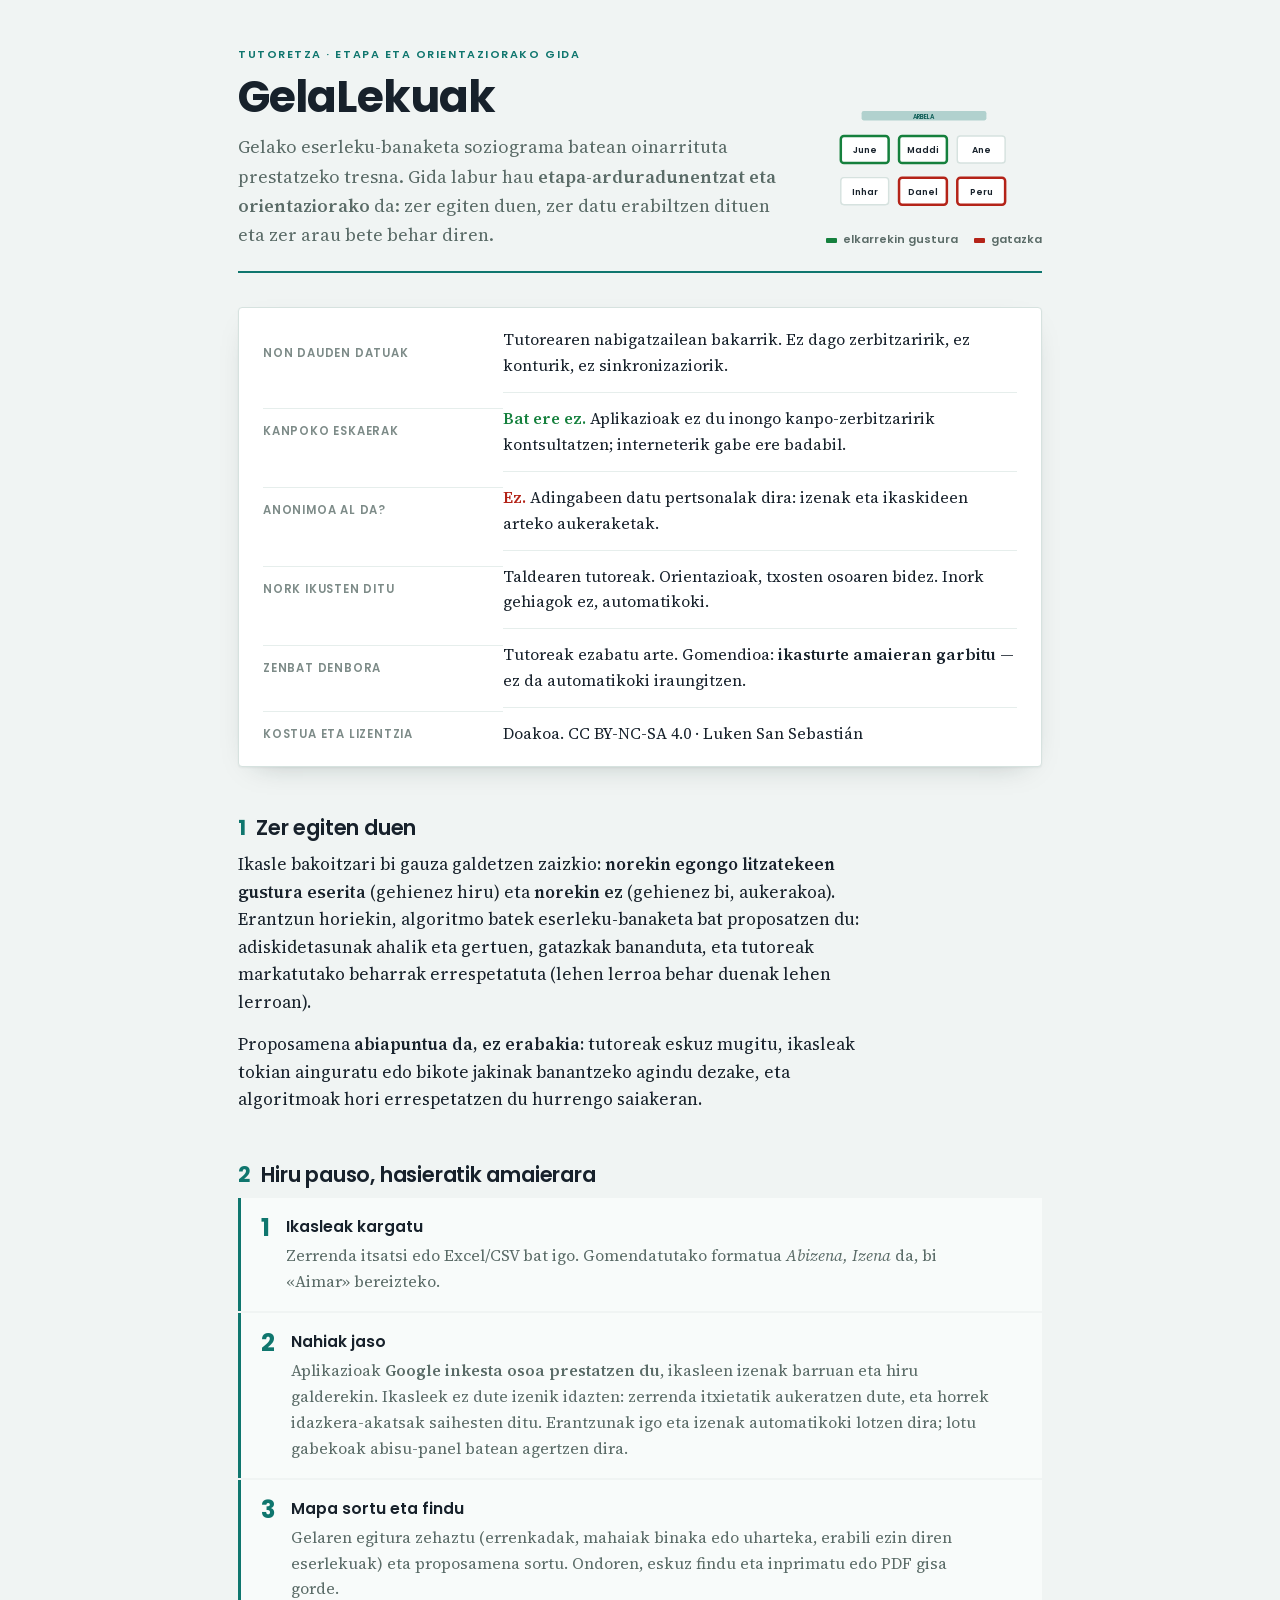
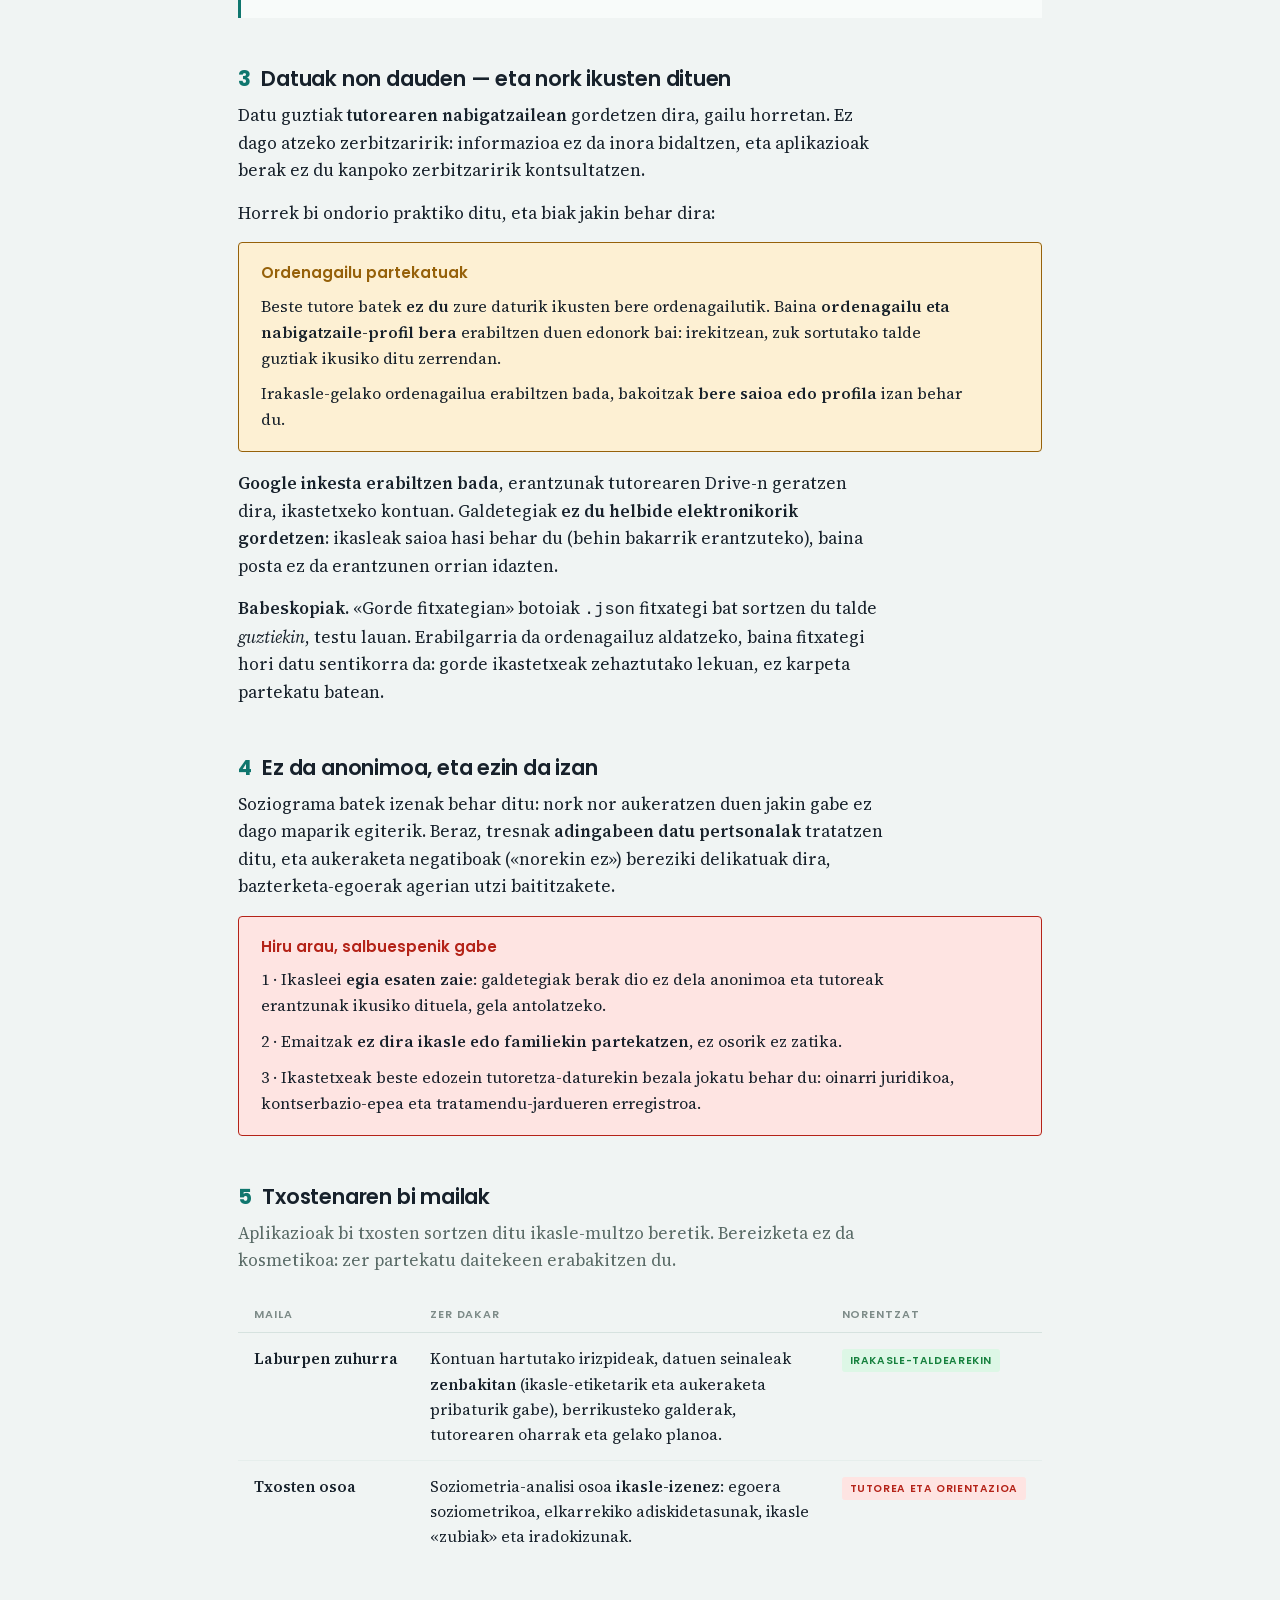
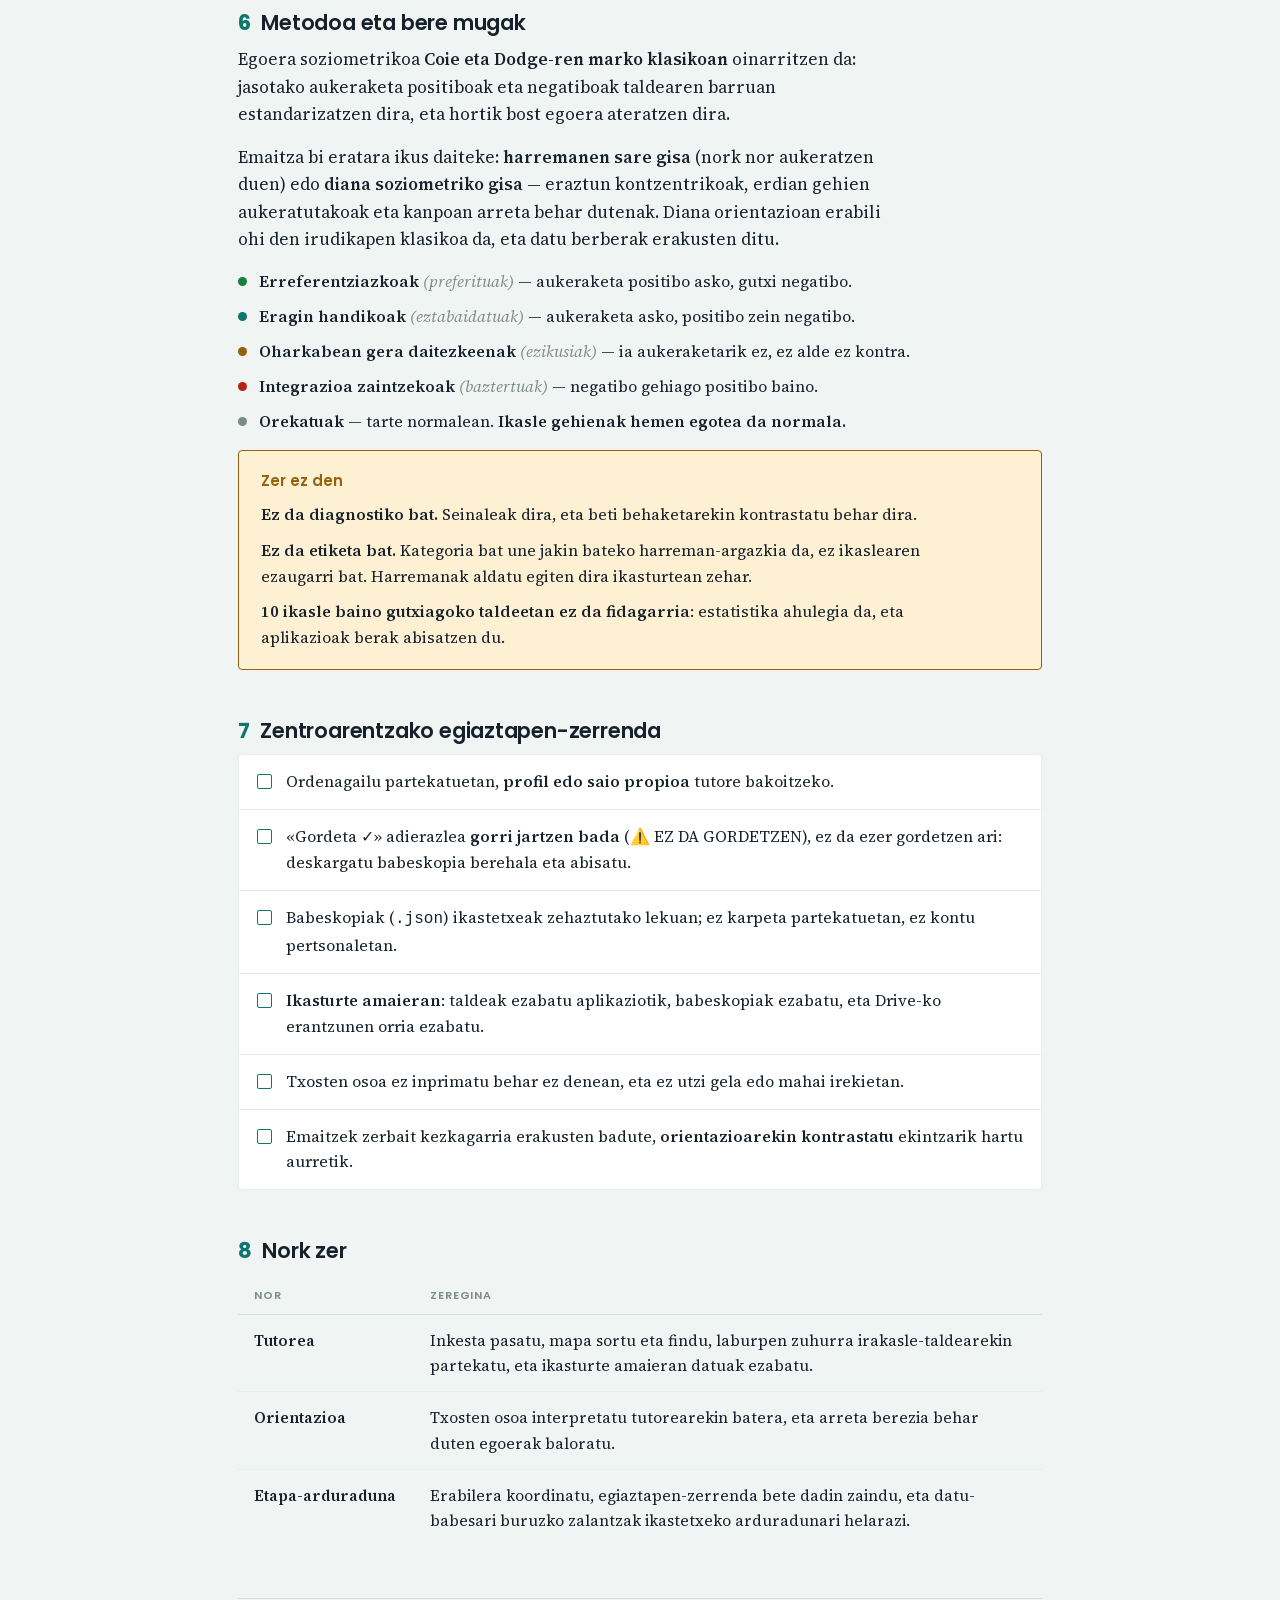
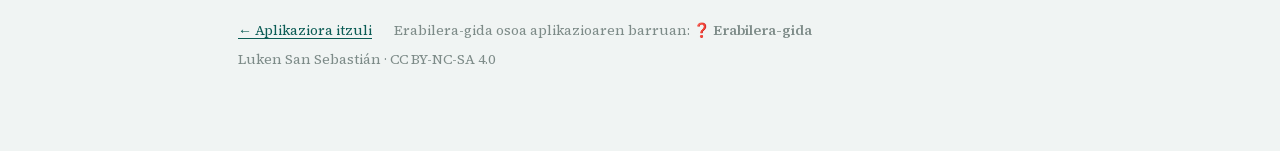
<file: eskuliburua.html>
<!DOCTYPE html>
<html lang="eu">
<head>
<meta charset="UTF-8">
<meta name="viewport" content="width=device-width, initial-scale=1">
<title>GelaLekuak eskuliburua — etapa eta orientaziorako</title>
<meta name="description" content="Etapa-arduradunentzat eta orientaziorako gida laburra: zer egiten duen GelaLekuak-ek, zer datu erabiltzen dituen eta zer arau bete behar diren.">
<meta name="robots" content="noindex, nofollow, noarchive">
<meta name="author" content="Luken San Sebastián (luken@lasalledonostia.com)">
<meta name="license" content="CC BY-NC-SA 4.0">
<link href="assets/fonts/fonts.css" rel="stylesheet">
<!--
  GelaLekuak — etapa eta orientaziorako gida
  © 2026 Luken San Sebastián · CC BY-NC-SA 4.0
  Menpekotasunik gabe: ez du kanpoko zerbitzaririk kontsultatzen.
-->
<style>
:root{
  --ink:#17212b;
  --muted:#5a6b67;
  --faint:#7d8b88;
  --line:#d6e2df;
  --line-soft:#e6eeec;
  --bg:#f0f4f3;
  --card:#ffffff;
  --paper:#f8fbfa;
  --primary:#0f766e;
  --primary-deep:#0b5c55;
  --primary-soft:#d6f1ed;
  --green:#15803d;
  --green-soft:#ddf7e6;
  --red:#b42318;
  --red-soft:#feE4e2;
  --amber:#96610a;
  --amber-soft:#fdf0d3;
  --shadow:0 1px 2px rgba(16,40,36,.05), 0 10px 30px -18px rgba(16,40,36,.35);
}
@media (prefers-color-scheme: dark){
  :root:not([data-theme="light"]){
    --ink:#e7efec;
    --muted:#9fb2ae;
    --faint:#7f918d;
    --line:#2b3a37;
    --line-soft:#243130;
    --bg:#0e1615;
    --card:#161f1e;
    --paper:#131c1b;
    --primary:#43c5b7;
    --primary-deep:#7ce0d3;
    --primary-soft:#123330;
    --green:#5ad088;
    --green-soft:#12301f;
    --red:#f79288;
    --red-soft:#381916;
    --amber:#e3ab53;
    --amber-soft:#33260f;
    --shadow:0 1px 2px rgba(0,0,0,.4), 0 12px 34px -20px rgba(0,0,0,.9);
  }
}
:root[data-theme="dark"]{
  --ink:#e7efec;
  --muted:#9fb2ae;
  --faint:#7f918d;
  --line:#2b3a37;
  --line-soft:#243130;
  --bg:#0e1615;
  --card:#161f1e;
  --paper:#131c1b;
  --primary:#43c5b7;
  --primary-deep:#7ce0d3;
  --primary-soft:#123330;
  --green:#5ad088;
  --green-soft:#12301f;
  --red:#f79288;
  --red-soft:#381916;
  --amber:#e3ab53;
  --amber-soft:#33260f;
  --shadow:0 1px 2px rgba(0,0,0,.4), 0 12px 34px -20px rgba(0,0,0,.9);
}

*{box-sizing:border-box}
body{
  background:var(--bg);
  color:var(--ink);
  font-family:"Source Serif 4","Iowan Old Style",Georgia,serif;
  font-size:17px;
  line-height:1.62;
  -webkit-font-smoothing:antialiased;
}
.wrap{max-width:53rem;margin:0 auto;padding:0 22px 76px}

/* ---------- Goiburua ---------- */
header.masthead{
  border-bottom:2px solid var(--primary);
  padding:38px 0 22px;
  margin-bottom:34px;
  display:grid;
  grid-template-columns:1fr auto;
  gap:26px;
  align-items:end;
}
.eyebrow{
  font-family:Poppins,"Segoe UI",system-ui,sans-serif;
  font-size:11px;font-weight:600;letter-spacing:.14em;text-transform:uppercase;
  color:var(--primary);margin:0 0 10px;
}
h1{
  font-family:Poppins,"Segoe UI",system-ui,sans-serif;
  font-size:clamp(31px,5vw,44px);font-weight:700;line-height:1.06;
  letter-spacing:-.02em;margin:0 0 12px;text-wrap:balance;
}
.standfirst{margin:0;max-width:34em;color:var(--muted);font-size:18px}
.masthead figure{margin:0}
figcaption{
  font-family:Poppins,"Segoe UI",system-ui,sans-serif;
  font-size:11px;font-weight:600;color:var(--muted);
  margin-top:10px;display:flex;gap:16px;justify-content:center;flex-wrap:wrap;
}
figcaption span{display:inline-flex;align-items:center;gap:6px}
figcaption .sw{width:11px;height:5px;border-radius:1px;display:inline-block}

/* ---------- Datu-fitxa ---------- */
.factsheet{
  background:var(--card);border:1px solid var(--line);border-radius:4px;
  box-shadow:var(--shadow);padding:6px 24px;margin:0 0 44px;
}
.factsheet dl{margin:0;display:grid;grid-template-columns:minmax(9rem,15rem) 1fr}
.factsheet dt,.factsheet dd{
  padding:13px 0;margin:0;border-top:1px solid var(--line-soft);
}
.factsheet dt{
  font-family:Poppins,"Segoe UI",system-ui,sans-serif;
  font-size:11.5px;font-weight:600;letter-spacing:.07em;text-transform:uppercase;
  color:var(--faint);align-self:center;padding-right:18px;
}
.factsheet dd{font-size:16px}
.factsheet dl > dt:first-of-type,
.factsheet dl > dt:first-of-type + dd{border-top:0}
.no{color:var(--red);font-weight:600}
.yes{color:var(--green);font-weight:600}

/* ---------- Atalak ---------- */
section{margin:0 0 44px}
h2{
  font-family:Poppins,"Segoe UI",system-ui,sans-serif;
  font-size:21px;font-weight:600;letter-spacing:-.01em;
  margin:0 0 6px;text-wrap:balance;
}
h2 .n{
  color:var(--primary);font-variant-numeric:tabular-nums;
  margin-right:.5em;font-weight:700;
}
.lede{color:var(--muted);margin:0 0 18px;max-width:38em}
p{margin:0 0 15px;max-width:38em}
strong{font-weight:600}
a{color:var(--primary-deep);text-underline-offset:3px;text-decoration-thickness:1px}
a:focus-visible,button:focus-visible{outline:2px solid var(--primary);outline-offset:3px;border-radius:2px}

/* ---------- Hiru pausoak ---------- */
ol.steps{list-style:none;margin:0;padding:0;display:grid;gap:2px}
ol.steps li{
  background:var(--paper);border-left:3px solid var(--primary);
  padding:16px 20px;display:grid;grid-template-columns:auto 1fr;gap:16px;align-items:start;
}
ol.steps .num{
  font-family:Poppins,"Segoe UI",system-ui,sans-serif;
  font-size:24px;font-weight:700;color:var(--primary);line-height:1;
  font-variant-numeric:tabular-nums;padding-top:2px;
}
ol.steps h3{
  font-family:Poppins,"Segoe UI",system-ui,sans-serif;
  font-size:15.5px;font-weight:600;margin:0 0 4px;
}
ol.steps p{margin:0;font-size:16px;color:var(--muted);max-width:44em}

/* ---------- Oharra ---------- */
.callout{
  background:var(--amber-soft);border:1px solid var(--amber);
  border-radius:4px;padding:18px 22px;margin:0 0 18px;
}
.callout.t-red{background:var(--red-soft);border-color:var(--red)}
.callout h3{
  font-family:Poppins,"Segoe UI",system-ui,sans-serif;
  font-size:15px;font-weight:600;margin:0 0 8px;color:var(--amber);
}
.callout.t-red h3{color:var(--red)}
.callout p{margin:0 0 10px;max-width:44em;font-size:16px}
.callout p:last-child{margin:0}

/* ---------- Taulak ---------- */
.scroller{overflow-x:auto;margin:0 0 16px;-webkit-overflow-scrolling:touch}
table{border-collapse:collapse;width:100%;min-width:34rem;font-size:15.5px}
th,td{text-align:left;vertical-align:top;padding:13px 16px;border-bottom:1px solid var(--line-soft)}
thead th{
  font-family:Poppins,"Segoe UI",system-ui,sans-serif;
  font-size:11px;font-weight:600;letter-spacing:.08em;text-transform:uppercase;
  color:var(--faint);border-bottom:1px solid var(--line);padding-bottom:9px;
}
tbody th{font-weight:600;width:11rem}
tbody tr:last-child th,tbody tr:last-child td{border-bottom:0}
td .tag{
  font-family:Poppins,"Segoe UI",system-ui,sans-serif;
  font-size:10.5px;font-weight:600;letter-spacing:.06em;text-transform:uppercase;
  padding:3px 8px;border-radius:3px;white-space:nowrap;display:inline-block;
}
.tag.ok{background:var(--green-soft);color:var(--green)}
.tag.stop{background:var(--red-soft);color:var(--red)}

/* ---------- Kategoriak ---------- */
ul.kats{list-style:none;margin:0 0 16px;padding:0;display:grid;gap:9px}
ul.kats li{display:grid;grid-template-columns:auto 1fr;gap:12px;align-items:baseline;font-size:16px}
ul.kats .dot{width:9px;height:9px;border-radius:50%;align-self:center}
ul.kats b{font-weight:600}
ul.kats span.tech{color:var(--faint);font-style:italic}

/* ---------- Egiaztapen-zerrenda ---------- */
ul.checks{list-style:none;margin:0;padding:0;display:grid;gap:1px;background:var(--line-soft);
  border:1px solid var(--line-soft);border-radius:4px;overflow:hidden}
ul.checks li{
  background:var(--card);padding:14px 18px;display:grid;
  grid-template-columns:auto 1fr;gap:14px;align-items:start;font-size:16px;
}
ul.checks .box{
  width:15px;height:15px;border:1.5px solid var(--primary);border-radius:2px;
  margin-top:5px;flex:none;
}

/* ---------- Oina ---------- */
footer{
  border-top:1px solid var(--line);margin-top:52px;padding-top:20px;
  font-size:14px;color:var(--faint);display:flex;flex-wrap:wrap;gap:6px 22px;
}
footer a{color:var(--primary-deep)}

@media (max-width:640px){
  header.masthead{grid-template-columns:1fr}
  .masthead figure{order:-1}
  .factsheet dl{grid-template-columns:1fr}
  .factsheet dt{padding-bottom:0;border-top:1px solid var(--line-soft)}
  .factsheet dd{padding-top:4px;border-top:0}
  .factsheet dl > dt:first-of-type + dd{border-top:0}
  tbody th{width:auto}
}
@media print{
  body{background:#fff;color:#000;font-size:11pt}
  .wrap{max-width:none;padding:0}
  section,.factsheet,ol.steps li,.callout{break-inside:avoid}
  .factsheet,ul.checks li{box-shadow:none}
}
@media (prefers-reduced-motion:reduce){*{animation:none!important;transition:none!important}}
</style>

<div class="wrap">

<header class="masthead">
  <div>
    <p class="eyebrow">Tutoretza · Etapa eta orientaziorako gida</p>
    <h1>GelaLekuak</h1>
    <p class="standfirst">Gelako eserleku-banaketa soziograma batean oinarrituta prestatzeko tresna. Gida labur hau <strong>etapa-arduradunentzat eta orientaziorako</strong> da: zer egiten duen, zer datu erabiltzen dituen eta zer arau bete behar diren.</p>
  </div>
  <figure aria-labelledby="mapcap">
    <svg width="196" height="104" viewBox="0 0 188 100" role="img" aria-label="Gelako maparen adibidea: bi mahai berdez lotuta, bi mahai gorriz banatuta">
      <rect x="34" y="2" width="120" height="9" rx="2" fill="var(--primary)" opacity=".28"/>
      <text x="94" y="9.5" text-anchor="middle" font-family="Poppins, sans-serif" font-size="6" font-weight="600" fill="var(--primary-deep)">ARBELA</text>
      <g fill="var(--card)" stroke="var(--line)" stroke-width="1.4">
        <rect x="14" y="26" width="46" height="26" rx="3"/>
        <rect x="70" y="26" width="46" height="26" rx="3"/>
        <rect x="126" y="26" width="46" height="26" rx="3"/>
        <rect x="14" y="66" width="46" height="26" rx="3"/>
        <rect x="70" y="66" width="46" height="26" rx="3"/>
        <rect x="126" y="66" width="46" height="26" rx="3"/>
      </g>
      <rect x="14" y="26" width="46" height="26" rx="3" fill="none" stroke="var(--green)" stroke-width="2.4"/>
      <rect x="70" y="26" width="46" height="26" rx="3" fill="none" stroke="var(--green)" stroke-width="2.4"/>
      <rect x="70" y="66" width="46" height="26" rx="3" fill="none" stroke="var(--red)" stroke-width="2.4"/>
      <rect x="126" y="66" width="46" height="26" rx="3" fill="none" stroke="var(--red)" stroke-width="2.4"/>
      <g font-family="Poppins, sans-serif" font-size="8.5" font-weight="600" fill="var(--ink)" text-anchor="middle">
        <text x="37" y="42.5">June</text>
        <text x="93" y="42.5">Maddi</text>
        <text x="149" y="42.5">Ane</text>
        <text x="37" y="82.5">Inhar</text>
        <text x="93" y="82.5">Danel</text>
        <text x="149" y="82.5">Peru</text>
      </g>
    </svg>
    <figcaption id="mapcap">
      <span><i class="sw" style="background:var(--green)"></i>elkarrekin gustura</span>
      <span><i class="sw" style="background:var(--red)"></i>gatazka</span>
    </figcaption>
  </figure>
</header>

<div class="factsheet">
  <dl>
    <dt>Non dauden datuak</dt>
    <dd>Tutorearen nabigatzailean bakarrik. Ez dago zerbitzaririk, ez konturik, ez sinkronizaziorik.</dd>
    <dt>Kanpoko eskaerak</dt>
    <dd><span class="yes">Bat ere ez.</span> Aplikazioak ez du inongo kanpo-zerbitzaririk kontsultatzen; interneterik gabe ere badabil.</dd>
    <dt>Anonimoa al da?</dt>
    <dd><span class="no">Ez.</span> Adingabeen datu pertsonalak dira: izenak eta ikaskideen arteko aukeraketak.</dd>
    <dt>Nork ikusten ditu</dt>
    <dd>Taldearen tutoreak. Orientazioak, txosten osoaren bidez. Inork gehiagok ez, automatikoki.</dd>
    <dt>Zenbat denbora</dt>
    <dd>Tutoreak ezabatu arte. Gomendioa: <strong>ikasturte amaieran garbitu</strong> — ez da automatikoki iraungitzen.</dd>
    <dt>Kostua eta lizentzia</dt>
    <dd>Doakoa. CC BY-NC-SA 4.0 · Luken San Sebastián</dd>
  </dl>
</div>

<section>
  <h2><span class="n">1</span>Zer egiten duen</h2>
  <p>Ikasle bakoitzari bi gauza galdetzen zaizkio: <strong>norekin egongo litzatekeen gustura eserita</strong> (gehienez hiru) eta <strong>norekin ez</strong> (gehienez bi, aukerakoa). Erantzun horiekin, algoritmo batek eserleku-banaketa bat proposatzen du: adiskidetasunak ahalik eta gertuen, gatazkak bananduta, eta tutoreak markatutako beharrak errespetatuta (lehen lerroa behar duenak lehen lerroan).</p>
  <p>Proposamena <strong>abiapuntua da, ez erabakia</strong>: tutoreak eskuz mugitu, ikasleak tokian ainguratu edo bikote jakinak banantzeko agindu dezake, eta algoritmoak hori errespetatzen du hurrengo saiakeran.</p>
</section>

<section>
  <h2><span class="n">2</span>Hiru pauso, hasieratik amaierara</h2>
  <ol class="steps">
    <li>
      <span class="num" aria-hidden="true">1</span>
      <div>
        <h3>Ikasleak kargatu</h3>
        <p>Zerrenda itsatsi edo Excel/CSV bat igo. Gomendatutako formatua <em>Abizena, Izena</em> da, bi «Aimar» bereizteko.</p>
      </div>
    </li>
    <li>
      <span class="num" aria-hidden="true">2</span>
      <div>
        <h3>Nahiak jaso</h3>
        <p>Aplikazioak <strong>Google inkesta osoa prestatzen du</strong>, ikasleen izenak barruan eta hiru galderekin. Ikasleek ez dute izenik idazten: zerrenda itxietatik aukeratzen dute, eta horrek idazkera-akatsak saihesten ditu. Erantzunak igo eta izenak automatikoki lotzen dira; lotu gabekoak abisu-panel batean agertzen dira.</p>
      </div>
    </li>
    <li>
      <span class="num" aria-hidden="true">3</span>
      <div>
        <h3>Mapa sortu eta findu</h3>
        <p>Gelaren egitura zehaztu (errenkadak, mahaiak binaka edo uharteka, erabili ezin diren eserlekuak) eta proposamena sortu. Ondoren, eskuz findu eta inprimatu edo PDF gisa gorde.</p>
      </div>
    </li>
  </ol>
</section>

<section>
  <h2><span class="n">3</span>Datuak non dauden — eta nork ikusten dituen</h2>
  <p>Datu guztiak <strong>tutorearen nabigatzailean</strong> gordetzen dira, gailu horretan. Ez dago atzeko zerbitzaririk: informazioa ez da inora bidaltzen, eta aplikazioak berak ez du kanpoko zerbitzaririk kontsultatzen.</p>
  <p>Horrek bi ondorio praktiko ditu, eta biak jakin behar dira:</p>
  <div class="callout">
    <h3>Ordenagailu partekatuak</h3>
    <p>Beste tutore batek <strong>ez du</strong> zure daturik ikusten bere ordenagailutik. Baina <strong>ordenagailu eta nabigatzaile-profil bera</strong> erabiltzen duen edonork bai: irekitzean, zuk sortutako talde guztiak ikusiko ditu zerrendan.</p>
      <p>Irakasle-gelako ordenagailua erabiltzen bada, bakoitzak <strong>bere saioa edo profila</strong> izan behar du.</p>
  </div>
  <p><strong>Google inkesta erabiltzen bada</strong>, erantzunak tutorearen Drive-n geratzen dira, ikastetxeko kontuan. Galdetegiak <strong>ez du helbide elektronikorik gordetzen</strong>: ikasleak saioa hasi behar du (behin bakarrik erantzuteko), baina posta ez da erantzunen orrian idazten.</p>
  <p><strong>Babeskopiak.</strong> «Gorde fitxategian» botoiak <code>.json</code> fitxategi bat sortzen du talde <em>guztiekin</em>, testu lauan. Erabilgarria da ordenagailuz aldatzeko, baina fitxategi hori datu sentikorra da: gorde ikastetxeak zehaztutako lekuan, ez karpeta partekatu batean.</p>
</section>

<section>
  <h2><span class="n">4</span>Ez da anonimoa, eta ezin da izan</h2>
  <p>Soziograma batek izenak behar ditu: nork nor aukeratzen duen jakin gabe ez dago maparik egiterik. Beraz, tresnak <strong>adingabeen datu pertsonalak</strong> tratatzen ditu, eta aukeraketa negatiboak («norekin ez») bereziki delikatuak dira, bazterketa-egoerak agerian utzi baititzakete.</p>
  <div class="callout t-red">
    <h3>Hiru arau, salbuespenik gabe</h3>
    <p>1 · Ikasleei <strong>egia esaten zaie</strong>: galdetegiak berak dio ez dela anonimoa eta tutoreak erantzunak ikusiko dituela, gela antolatzeko.</p>
    <p>2 · Emaitzak <strong>ez dira ikasle edo familiekin partekatzen</strong>, ez osorik ez zatika.</p>
    <p>3 · Ikastetxeak beste edozein tutoretza-daturekin bezala jokatu behar du: oinarri juridikoa, kontserbazio-epea eta tratamendu-jardueren erregistroa.</p>
  </div>
</section>

<section>
  <h2><span class="n">5</span>Txostenaren bi mailak</h2>
  <p class="lede">Aplikazioak bi txosten sortzen ditu ikasle-multzo beretik. Bereizketa ez da kosmetikoa: zer partekatu daitekeen erabakitzen du.</p>
  <div class="scroller">
    <table>
      <thead>
        <tr><th scope="col">Maila</th><th scope="col">Zer dakar</th><th scope="col">Norentzat</th></tr>
      </thead>
      <tbody>
        <tr>
          <th scope="row">Laburpen zuhurra</th>
          <td>Kontuan hartutako irizpideak, datuen seinaleak <strong>zenbakitan</strong> (ikasle-etiketarik eta aukeraketa pribaturik gabe), berrikusteko galderak, tutorearen oharrak eta gelako planoa.</td>
          <td><span class="tag ok">Irakasle-taldearekin</span></td>
        </tr>
        <tr>
          <th scope="row">Txosten osoa</th>
          <td>Soziometria-analisi osoa <strong>ikasle-izenez</strong>: egoera soziometrikoa, elkarrekiko adiskidetasunak, ikasle «zubiak» eta iradokizunak.</td>
          <td><span class="tag stop">Tutorea eta orientazioa</span></td>
        </tr>
      </tbody>
    </table>
  </div>
</section>

<section>
  <h2><span class="n">6</span>Metodoa eta bere mugak</h2>
  <p>Egoera soziometrikoa <strong>Coie eta Dodge-ren marko klasikoan</strong> oinarritzen da: jasotako aukeraketa positiboak eta negatiboak taldearen barruan estandarizatzen dira, eta hortik bost egoera ateratzen dira.</p>
  <p>Emaitza bi eratara ikus daiteke: <strong>harremanen sare gisa</strong> (nork nor aukeratzen duen) edo
  <strong>diana soziometriko gisa</strong> — eraztun kontzentrikoak, erdian gehien aukeratutakoak eta kanpoan
  arreta behar dutenak. Diana orientazioan erabili ohi den irudikapen klasikoa da, eta datu berberak erakusten ditu.</p>
  <ul class="kats">
    <li><span class="dot" style="background:var(--green)"></span><span><b>Erreferentziazkoak</b> <span class="tech">(preferituak)</span> — aukeraketa positibo asko, gutxi negatibo.</span></li>
    <li><span class="dot" style="background:var(--primary)"></span><span><b>Eragin handikoak</b> <span class="tech">(eztabaidatuak)</span> — aukeraketa asko, positibo zein negatibo.</span></li>
    <li><span class="dot" style="background:var(--amber)"></span><span><b>Oharkabean gera daitezkeenak</b> <span class="tech">(ezikusiak)</span> — ia aukeraketarik ez, ez alde ez kontra.</span></li>
    <li><span class="dot" style="background:var(--red)"></span><span><b>Integrazioa zaintzekoak</b> <span class="tech">(baztertuak)</span> — negatibo gehiago positibo baino.</span></li>
    <li><span class="dot" style="background:var(--faint)"></span><span><b>Orekatuak</b> — tarte normalean. <strong>Ikasle gehienak hemen egotea da normala.</strong></span></li>
  </ul>
  <div class="callout">
    <h3>Zer ez den</h3>
    <p><strong>Ez da diagnostiko bat.</strong> Seinaleak dira, eta beti behaketarekin kontrastatu behar dira.</p>
    <p><strong>Ez da etiketa bat.</strong> Kategoria bat une jakin bateko harreman-argazkia da, ez ikaslearen ezaugarri bat. Harremanak aldatu egiten dira ikasturtean zehar.</p>
    <p><strong>10 ikasle baino gutxiagoko taldeetan ez da fidagarria</strong>: estatistika ahulegia da, eta aplikazioak berak abisatzen du.</p>
  </div>
</section>

<section>
  <h2><span class="n">7</span>Zentroarentzako egiaztapen-zerrenda</h2>
  <ul class="checks">
    <li><span class="box" aria-hidden="true"></span><span>Ordenagailu partekatuetan, <strong>profil edo saio propioa</strong> tutore bakoitzeko.</span></li>
    <li><span class="box" aria-hidden="true"></span><span>«Gordeta ✓» adierazlea <strong>gorri jartzen bada</strong> (⚠️ EZ DA GORDETZEN), ez da ezer gordetzen ari: deskargatu babeskopia berehala eta abisatu.</span></li>
    <li><span class="box" aria-hidden="true"></span><span>Babeskopiak (<code>.json</code>) ikastetxeak zehaztutako lekuan; ez karpeta partekatuetan, ez kontu pertsonaletan.</span></li>
    <li><span class="box" aria-hidden="true"></span><span><strong>Ikasturte amaieran</strong>: taldeak ezabatu aplikaziotik, babeskopiak ezabatu, eta Drive-ko erantzunen orria ezabatu.</span></li>
    <li><span class="box" aria-hidden="true"></span><span>Txosten osoa ez inprimatu behar ez denean, eta ez utzi gela edo mahai irekietan.</span></li>
    <li><span class="box" aria-hidden="true"></span><span>Emaitzek zerbait kezkagarria erakusten badute, <strong>orientazioarekin kontrastatu</strong> ekintzarik hartu aurretik.</span></li>
  </ul>
</section>

<section>
  <h2><span class="n">8</span>Nork zer</h2>
  <div class="scroller">
    <table>
      <thead>
        <tr><th scope="col">Nor</th><th scope="col">Zeregina</th></tr>
      </thead>
      <tbody>
        <tr><th scope="row">Tutorea</th><td>Inkesta pasatu, mapa sortu eta findu, laburpen zuhurra irakasle-taldearekin partekatu, eta ikasturte amaieran datuak ezabatu.</td></tr>
        <tr><th scope="row">Orientazioa</th><td>Txosten osoa interpretatu tutorearekin batera, eta arreta berezia behar duten egoerak baloratu.</td></tr>
        <tr><th scope="row">Etapa-arduraduna</th><td>Erabilera koordinatu, egiaztapen-zerrenda bete dadin zaindu, eta datu-babesari buruzko zalantzak ikastetxeko arduradunari helarazi.</td></tr>
      </tbody>
    </table>
  </div>
</section>

<footer>
  <span><a href="./">← Aplikaziora itzuli</a></span>
  <span>Erabilera-gida osoa aplikazioaren barruan: <strong>❓ Erabilera-gida</strong></span>
  <span>Luken San Sebastián · CC BY-NC-SA 4.0</span>
</footer>

</div>

</body>
</html>
</file>
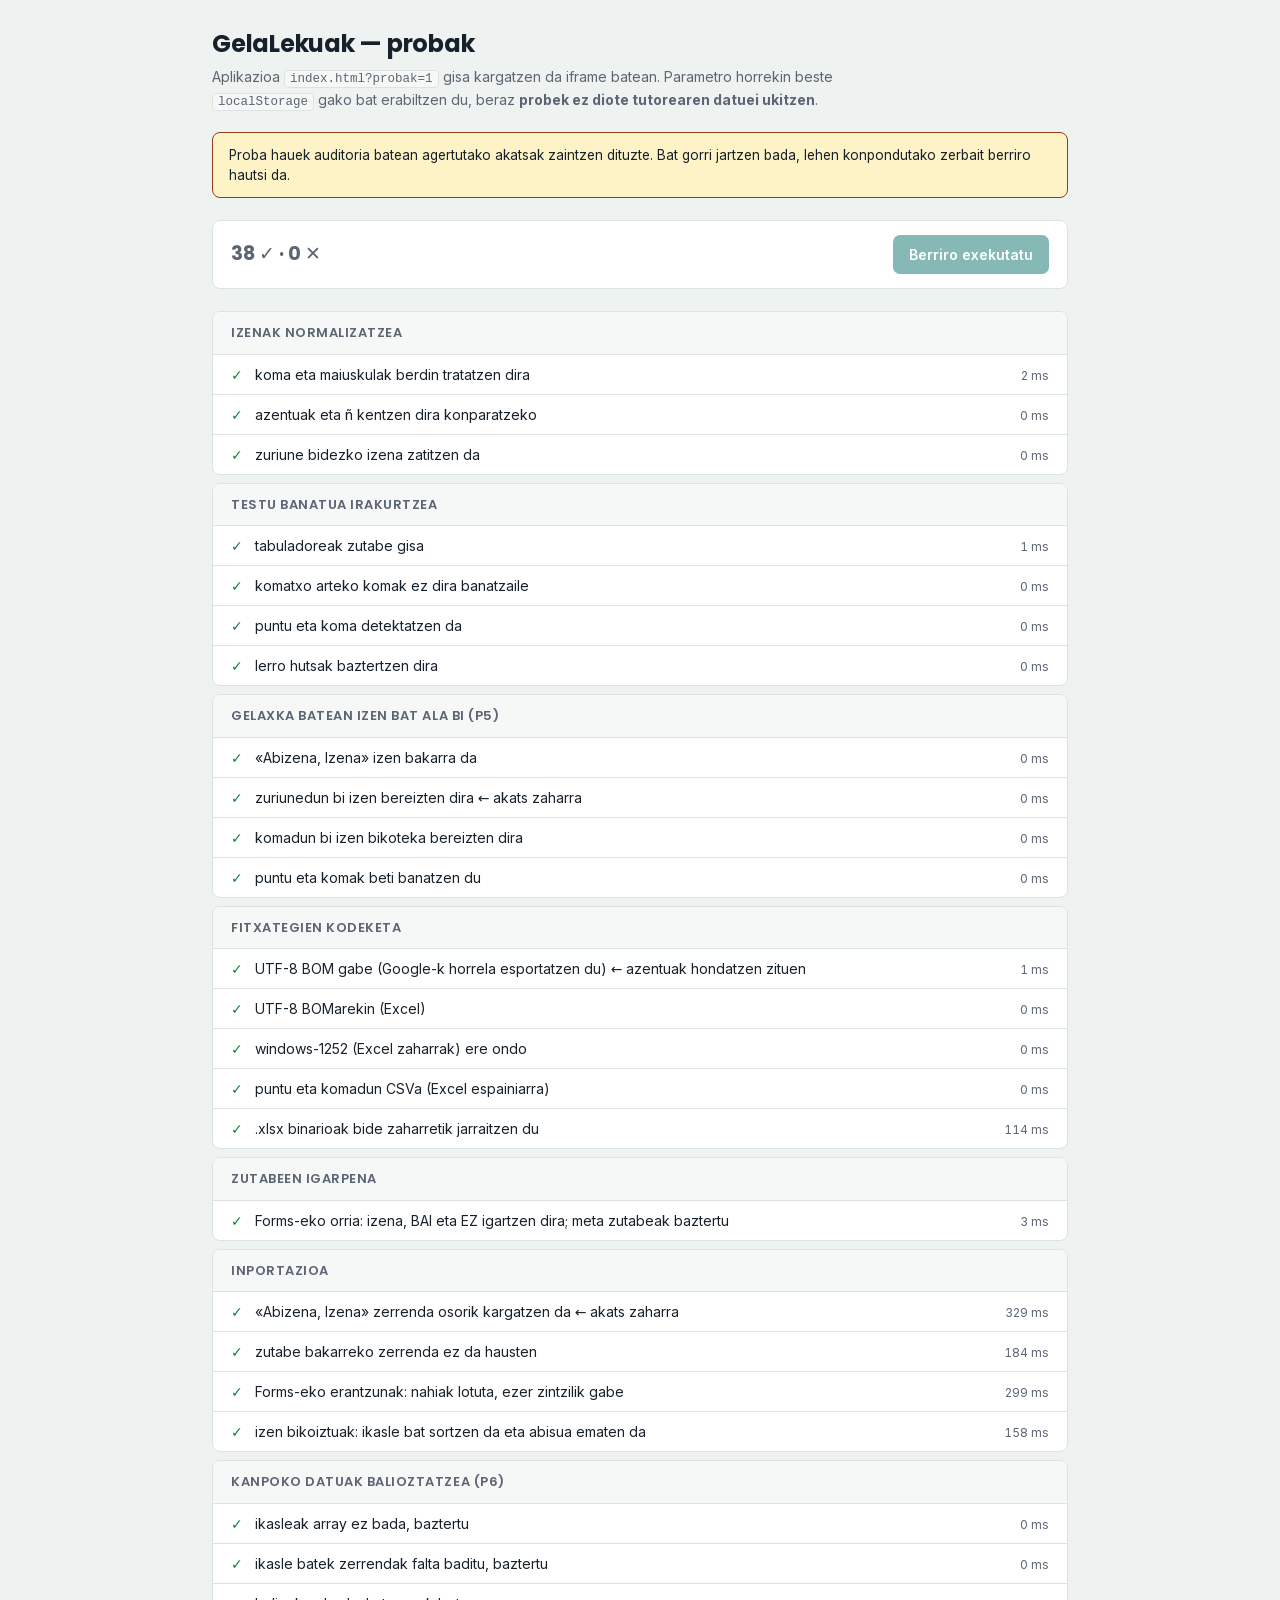
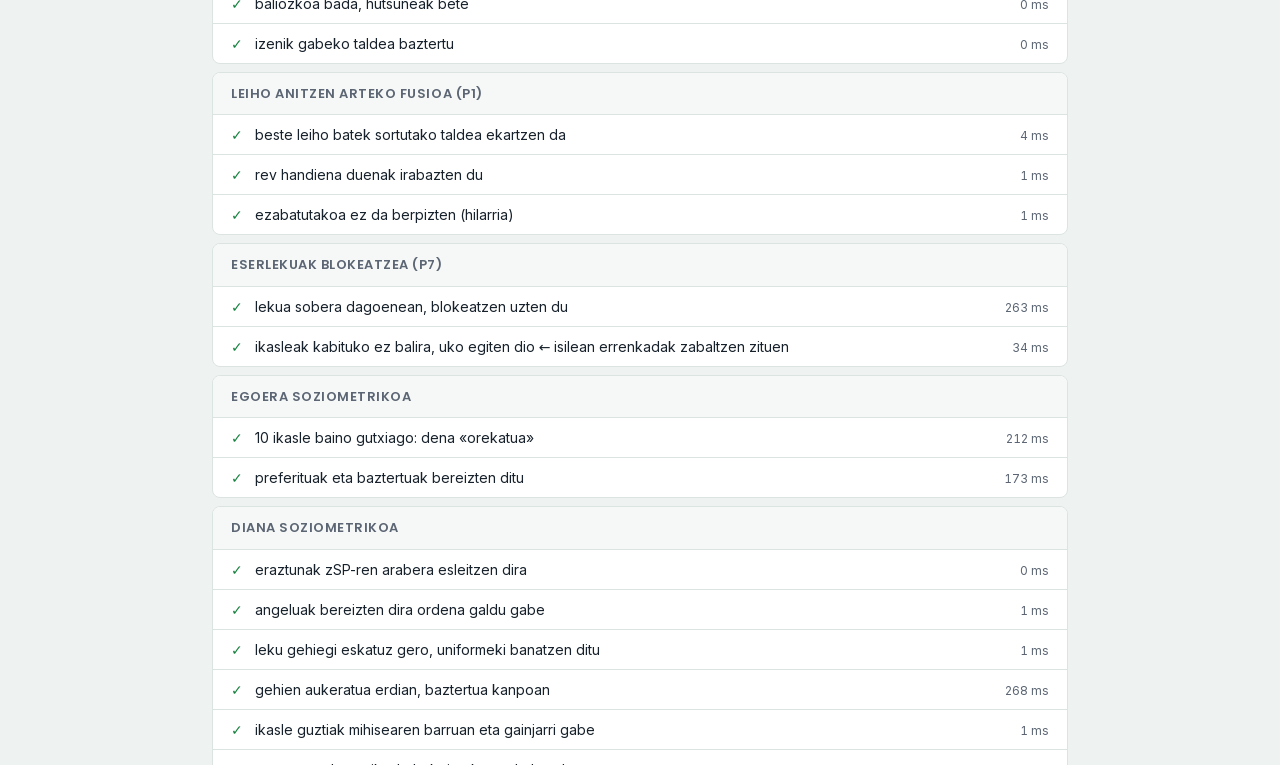
<file: tests.html>
<!DOCTYPE html>
<html lang="eu">
<head>
<meta charset="UTF-8">
<meta name="viewport" content="width=device-width, initial-scale=1">
<meta name="robots" content="noindex, nofollow">
<title>GelaLekuak — probak</title>
<link href="assets/fonts/fonts.css" rel="stylesheet">
<!--
  Probak. index.html?probak=1 kargatzen du iframe batean: gako desberdina
  erabiltzen duenez, tutorearen benetako datuei EZ die inoiz ukitzen.
-->
<style>
:root{
  --ink:#17212b; --muted:#5b6573; --line:#dbe4e1;
  --bg:#eef2f1; --card:#ffffff; --paper:#f6f8f7;
  --primary:#0f766e; --green:#15803d; --green-soft:#dcfce7;
  --red:#b42318; --red-soft:#fee4e2; --amber:#92400e; --amber-soft:#fef3c7;
}
@media (prefers-color-scheme: dark){
  :root:not([data-theme="light"]){
    --ink:#e7efec; --muted:#9fb2ae; --line:#2b3a37;
    --bg:#0e1615; --card:#161f1e; --paper:#131c1b;
    --primary:#43c5b7; --green:#5ad088; --green-soft:#12301f;
    --red:#f79288; --red-soft:#381916; --amber:#e3ab53; --amber-soft:#33260f;
  }
}
:root[data-theme="dark"]{
  --ink:#e7efec; --muted:#9fb2ae; --line:#2b3a37;
  --bg:#0e1615; --card:#161f1e; --paper:#131c1b;
  --primary:#43c5b7; --green:#5ad088; --green-soft:#12301f;
  --red:#f79288; --red-soft:#381916; --amber:#e3ab53; --amber-soft:#33260f;
}
*{box-sizing:border-box}
body{
  margin:0; background:var(--bg); color:var(--ink);
  font-family:Inter,system-ui,-apple-system,"Segoe UI",sans-serif;
  font-size:14px; line-height:1.5;
}
.wrap{max-width:56rem; margin:0 auto; padding:26px 20px 70px}
h1{
  font-family:Poppins,system-ui,sans-serif; font-size:24px; font-weight:700;
  margin:0 0 4px; letter-spacing:-.01em;
}
.sub{color:var(--muted); margin:0 0 20px; max-width:46em}
.sub code{background:var(--paper); border:1px solid var(--line); border-radius:4px; padding:1px 5px; font-size:12.5px}

.bar{
  display:flex; align-items:center; gap:14px; flex-wrap:wrap;
  background:var(--card); border:1px solid var(--line); border-radius:8px;
  padding:14px 18px; margin-bottom:22px; position:sticky; top:0; z-index:5;
}
.score{font-family:Poppins,system-ui,sans-serif; font-size:19px; font-weight:700; font-variant-numeric:tabular-nums}
.score.ok{color:var(--green)} .score.ko{color:var(--red)} .score.run{color:var(--muted)}
.bar .spacer{flex:1}
button{
  font:inherit; font-weight:600; cursor:pointer;
  background:var(--primary); color:#fff; border:0; border-radius:7px; padding:9px 16px;
}
button:disabled{opacity:.5; cursor:default}
button:focus-visible{outline:2px solid var(--primary); outline-offset:2px}

.grp{margin-bottom:8px; background:var(--card); border:1px solid var(--line); border-radius:8px; overflow:hidden}
.grp > h2{
  font-family:Poppins,system-ui,sans-serif; font-size:13px; font-weight:600;
  letter-spacing:.04em; text-transform:uppercase; color:var(--muted);
  margin:0; padding:11px 18px; background:var(--paper); border-bottom:1px solid var(--line);
}
.t{display:grid; grid-template-columns:auto 1fr auto; gap:12px; align-items:baseline;
   padding:9px 18px; border-bottom:1px solid var(--line)}
.t:last-child{border-bottom:0}
.t .mark{font-weight:700; font-variant-numeric:tabular-nums}
.t.pass .mark{color:var(--green)} .t.fail .mark{color:var(--red)}
.t.fail{background:var(--red-soft)}
.t .why{
  grid-column:2 / -1; font-family:ui-monospace,SFMono-Regular,Menlo,monospace;
  font-size:12px; color:var(--red); white-space:pre-wrap; word-break:break-word; margin-top:2px;
}
.t .ms{color:var(--muted); font-size:12px; font-variant-numeric:tabular-nums}
.note{
  background:var(--amber-soft); border:1px solid var(--amber); color:var(--ink);
  border-radius:8px; padding:12px 16px; margin-bottom:22px; font-size:13.5px;
}
iframe{position:absolute; width:1200px; height:800px; left:-9999px; top:0; border:0}
</style>
</head>
<body>
<div class="wrap">
  <h1>GelaLekuak — probak</h1>
  <p class="sub">Aplikazioa <code>index.html?probak=1</code> gisa kargatzen da iframe batean. Parametro horrekin beste <code>localStorage</code> gako bat erabiltzen du, beraz <b>probek ez diote tutorearen datuei ukitzen</b>.</p>

  <div class="note">
    Proba hauek auditoria batean agertutako akatsak zaintzen dituzte. Bat gorri jartzen bada,
    lehen konpondutako zerbait berriro hautsi da.
  </div>

  <div class="bar">
    <span class="score run" id="score">Kargatzen…</span>
    <span class="spacer"></span>
    <button id="run" disabled>Berriro exekutatu</button>
  </div>

  <div id="out"></div>
</div>

<iframe id="app" title="proba-ingurunea"></iframe>

<script>
const $ = s => document.querySelector(s);
let A = null, frame = null;

/* ---------- Proba-egitura txikia ---------- */
const groups = [];
let current = null;
const group = (name, fn) => { current = {name, tests:[]}; groups.push(current); fn(); };
const test  = (name, fn) => current.tests.push({name, fn});

function eq(a, b, msg){
  const sa = JSON.stringify(a), sb = JSON.stringify(b);
  if(sa !== sb) throw new Error(`${msg || 'ez dira berdinak'}\n  espero:  ${sb}\n  jasoa:   ${sa}`);
}
function ok(v, msg){ if(!v) throw new Error(msg || 'faltsua izan da'); }
const sleep = ms => new Promise(r => setTimeout(r, ms));

/* ---------- Laguntzaileak ---------- */
function freshGroup(){
  const g = A.G();
  Object.assign(g, {students:[], seating:[], locked:[], pending:[], keepApart:[],
                    blockedSeats:[], rowSeats:null, groupSize:2, optimized:false, touched:false});
  return g;
}
async function importGrid(grid){
  A.openMappingModal(grid);
  frame.contentDocument.querySelector('#mGo').click();
  await sleep(120);
  A.closeModal();
}
const names = () => A.G().students.map(s => s.name);
const stu = n => A.G().students.find(s => s.name === n);
const XLSX = new Proxy({}, {get:(_,k)=>frame.contentWindow.XLSX[k]});

/* ══════════════════════════════════════════════════════════════════════ */

group('Izenak normalizatzea', () => {
  test('koma eta maiuskulak berdin tratatzen dira', () => {
    eq(A.keyFull('Agirre, June'), A.keyFull('AGIRRE ,  june'));
  });
  test('azentuak eta ñ kentzen dira konparatzeko', () => {
    eq(A.keyFull('Muñoz, José'), A.keyFull('munoz,jose'));
  });
  test('zuriune bidezko izena zatitzen da', () => {
    eq(A.splitSurGiv('June Agirre'), {surname:'agirre', given:'june'});
  });
});

group('Testu banatua irakurtzea', () => {
  test('tabuladoreak zutabe gisa', () => {
    eq(A.parseDelimited('Abizena\tIzena\nAgirre\tJune'), [['Abizena','Izena'],['Agirre','June']]);
  });
  test('komatxo arteko komak ez dira banatzaile', () => {
    eq(A.parseDelimited('a,"Lopez, Danel",b'), [['a','Lopez, Danel','b']]);
  });
  test('puntu eta koma detektatzen da', () => {
    eq(A.parseDelimited('a;b;c\n1;2;3'), [['a','b','c'],['1','2','3']]);
  });
  test('lerro hutsak baztertzen dira', () => {
    eq(A.parseDelimited('a,b\n\n c,d '), [['a','b'],['c','d']]);
  });
});

group('Gelaxka batean izen bat ala bi (P5)', () => {
  const komarik = n => ['june agirre','maddi lasa','danel lopez'].includes(n.trim().toLowerCase());
  const komarekin = n => ['agirre, june','lasa, maddi'].includes(n.trim().toLowerCase());
  test('«Abizena, Izena» izen bakarra da', () => {
    eq(A.splitCellNames('Agirre, June', komarekin), ['Agirre, June']);
  });
  test('zuriunedun bi izen bereizten dira  ← akats zaharra', () => {
    eq(A.splitCellNames('June Agirre, Maddi Lasa', komarik), ['June Agirre','Maddi Lasa']);
  });
  test('komadun bi izen bikoteka bereizten dira', () => {
    eq(A.splitCellNames('Agirre, June, Lasa, Maddi', komarekin), ['Agirre, June','Lasa, Maddi']);
  });
  test('puntu eta komak beti banatzen du', () => {
    eq(A.splitCellNames('A; B; C', () => false), ['A','B','C']);
  });
});

group('Fitxategien kodeketa', () => {
  const CSV = 'Abizenak,Izena\nAcuña Soñora,Aritz\nGorjón Rodríguez,Iker\nSútil Apilánez,Leire\n';
  const bytesUtf8 = () => new TextEncoder().encode(CSV);
  test('UTF-8 BOM gabe (Google-k horrela esportatzen du)  ← azentuak hondatzen zituen', () => {
    eq(A.readGrid(bytesUtf8())[1], ['Acuña Soñora','Aritz']);
  });
  test('UTF-8 BOMarekin (Excel)', () => {
    eq(A.readGrid(new Uint8Array([0xEF,0xBB,0xBF, ...bytesUtf8()]))[1], ['Acuña Soñora','Aritz']);
  });
  test('windows-1252 (Excel zaharrak) ere ondo', () => {
    const cp = 'Abizenak,Izena\nAcu\xF1a So\xF1ora,Aritz\n';
    eq(A.readGrid(Uint8Array.from([...cp].map(c => c.charCodeAt(0))))[1], ['Acuña Soñora','Aritz']);
  });
  test('puntu eta komadun CSVa (Excel espainiarra)', () => {
    eq(A.readGrid(new TextEncoder().encode('Abizenak;Izena\nGorjón Rodríguez;Iker\n'))[1],
       ['Gorjón Rodríguez','Iker']);
  });
  test('.xlsx binarioak bide zaharretik jarraitzen du', () => {
    const wb = XLSX.utils.book_new();
    XLSX.utils.book_append_sheet(wb, XLSX.utils.aoa_to_sheet([['Abizenak','Izena'],['Acuña Soñora','Aritz']]), 'I');
    const buf = XLSX.write(wb, {type:'array', bookType:'xlsx'});
    eq(A.readGrid(new Uint8Array(buf))[1], ['Acuña Soñora','Aritz']);
  });
});

group('Zutabeen igarpena', () => {
  test('Forms-eko orria: izena, BAI eta EZ igartzen dira; meta zutabeak baztertu', () => {
    const g = A.guessMapping([[ 'Marca temporal','Helbide elektronikoa','Nor zara?',
      'Norekin egongo zinateke gustura eserita?','Norekin ez zenuke eseri nahi?' ]]);
    eq(g.full, 2, 'izen-zutabea');
    eq(g.likesCols, [3], 'BAI zutabea');
    eq(g.dislikesCols, [4], 'EZ zutabea');
  });
});

group('Inportazioa', () => {
  test('«Abizena, Izena» zerrenda osorik kargatzen da  ← akats zaharra', async () => {
    freshGroup();
    await importGrid(A.parseDelimited('Agirre, June\nLasa, Maddi\nLopez, Danel'));
    eq(names(), ['Agirre, June','Lasa, Maddi','Lopez, Danel']);
  });
  test('zutabe bakarreko zerrenda ez da hausten', async () => {
    freshGroup();
    await importGrid(A.parseDelimited('June Agirre\nMaddi Lasa'));
    eq(names(), ['June Agirre','Maddi Lasa']);
  });
  test('Forms-eko erantzunak: nahiak lotuta, ezer zintzilik gabe', async () => {
    freshGroup();
    await importGrid([['Abizenak','Izena'],['Agirre','June'],['Lasa','Maddi'],
                      ['Lopez','Danel'],['Zubiri','Inhar']]);
    await importGrid([
      ['Marca temporal','Helbide elektronikoa','Nor zara?','Norekin egongo zinateke gustura eserita?','Norekin ez zenuke eseri nahi?'],
      ['9:01','june@x.eus','Agirre, June','Lasa, Maddi, Zubiri, Inhar','Lopez, Danel'],
      ['9:02','maddi@x.eus','Lasa, Maddi','Agirre, June','']]);
    eq(A.G().pending.length, 0, 'zintzilik dauden izenak');
    eq(stu('Agirre, June').likes.map(A.nameOf).sort(), ['Lasa, Maddi','Zubiri, Inhar']);
    eq(stu('Agirre, June').dislikes.map(A.nameOf), ['Lopez, Danel']);
  });
  test('izen bikoiztuak: ikasle bat sortzen da eta abisua ematen da', async () => {
    freshGroup();
    await importGrid([['Abizenak','Izena'],['Agirre','June'],['Lasa','Maddi'],['Agirre','June']]);
    eq(names(), ['Agirre, June','Lasa, Maddi']);
    const abisua = frame.contentDocument.querySelector('#modalBox h3')?.textContent || '';
    ok(/errepikatu/i.test(abisua), 'ez da abisu-leihoa agertu: ' + JSON.stringify(abisua));
    A.closeModal();
  });
});

group('Kanpoko datuak balioztatzea (P6)', () => {
  test('ikasleak array ez bada, baztertu', () => {
    eq(A.sanitizeGroup({id:'x', name:'X', students:'ez'}), null);
  });
  test('ikasle batek zerrendak falta baditu, baztertu', () => {
    eq(A.sanitizeGroup({id:'x', name:'X', students:[{id:'a', name:'A'}]}), null);
  });
  test('baliozkoa bada, hutsuneak bete', () => {
    const g = A.sanitizeGroup({id:'x', name:'X', students:[{id:'a',name:'A',likes:[],dislikes:[]}]});
    ok(g, 'baztertu egin du baliozko talde bat');
    eq(g.keepApart, []); eq(g.blockedSeats, []); eq(g.rev, 0); eq(g.seating, []);
  });
  test('izenik gabeko taldea baztertu', () => {
    eq(A.sanitizeGroup({id:'x', students:[]}), null);
  });
});

group('Leiho anitzen arteko fusioa (P1)', () => {
  test('beste leiho batek sortutako taldea ekartzen da', () => {
    const st = A.state;
    const kanpokoa = {id:'kanpo1', name:'Beste leihoa', rev:1, students:[],
                      seating:[], locked:[], pending:[]};
    localStorage.setItem(A.LS_KEY, JSON.stringify({groups:[...st.groups.map(g=>({...g})), kanpokoa],
                                                   activeId:st.activeId, deleted:{}}));
    A.mergeWithStored(A.readStored());
    ok(st.groups.some(g => g.id === 'kanpo1'), 'ez du kanpoko taldea ekarri');
  });
  test('rev handiena duenak irabazten du', () => {
    const st = A.state;
    const mine = st.groups.find(g => g.id === 'kanpo1');
    mine.name = 'Zaharra'; mine.rev = 1;
    const stored = A.readStored();
    stored.groups = stored.groups.map(g => g.id === 'kanpo1' ? {...g, name:'Berria', rev:9} : g);
    localStorage.setItem(A.LS_KEY, JSON.stringify(stored));
    A.mergeWithStored(A.readStored());
    eq(A.state.groups.find(g => g.id === 'kanpo1').name, 'Berria');
  });
  test('ezabatutakoa ez da berpizten (hilarria)', () => {
    const st = A.state;
    st.deleted = {...(st.deleted||{}), kanpo1: Date.now()};
    st.groups = st.groups.filter(g => g.id !== 'kanpo1');
    A.mergeWithStored(A.readStored());   // biltegian oraindik badago
    ok(!A.state.groups.some(g => g.id === 'kanpo1'), 'ezabatutako taldea itzuli da');
  });
});

group('Eserlekuak blokeatzea (P7)', () => {
  test('lekua sobera dagoenean, blokeatzen uzten du', async () => {
    freshGroup();
    const filas = [['Abizenak','Izena']];
    for(let i=0;i<12;i++) filas.push(['Ab'+i, 'Iz'+i]);
    await importGrid(filas);
    const g = A.G();
    g.rowSeats = [4,4,4,4]; A.refreshAll();      // 16 eserleku, 12 ikasle
    A.toggleBlockSeat('3:3', true);
    A.toggleBlockSeat('3:2', true);
    eq(A.G().blockedSeats, ['3:3','3:2'], 'ez ditu blokeatu');
  });
  test('ikasleak kabituko ez balira, uko egiten dio  ← isilean errenkadak zabaltzen zituen', async () => {
    const g = A.G();
    A.toggleBlockSeat('3:1', true);
    A.toggleBlockSeat('3:0', true);              // 12 eserleku, 12 ikasle: azkena onartzen da
    eq(A.G().blockedSeats.length, 4, 'laugarrena onartu behar zuen');
    A.toggleBlockSeat('2:3', true);              // honek 11 utziko lituzke: EZ
    eq(A.G().blockedSeats.length, 4, 'bosgarrena blokeatu du eta ez zuen behar');
    eq(A.G().rowSeats, [4,4,4,4], 'errenkadak zabaldu ditu');
  });
});

group('Egoera soziometrikoa', () => {
  test('10 ikasle baino gutxiago: dena «orekatua»', async () => {
    freshGroup();
    await importGrid([['Abizenak','Izena'],['A','a'],['B','b'],['C','c']]);
    const s = A.computeSociometric();
    ok(s.small, 'ez du talde txikitzat hartu');
    eq(s.groups.popular.length + s.groups.rejected.length, 0);
  });
  test('preferituak eta baztertuak bereizten ditu', async () => {
    freshGroup();
    const filas = [['Abizenak','Izena']];
    for(let i=0;i<14;i++) filas.push(['Ab'+i, 'Iz'+i]);
    await importGrid(filas);
    const g = A.G();
    const izar = g.students[0].id, ahula = g.students[9].id;
    g.students.slice(1).forEach(s => s.likes = [izar]);        // denek izarra aukeratu
    g.students.slice(0, 5).forEach(s => s.dislikes = [ahula]); // bostek beste bat baztertu
    const s = A.computeSociometric();
    eq(s.byId.get(izar).LM, 13, 'izarrak jasotako aukeraketa positiboak');
    eq(s.byId.get(ahula).LL, 5, 'besteak jasotako aukeraketa negatiboak');
    ok(s.groups.popular.some(x => x.id === izar), 'izarra ez da preferitu gisa sailkatu');
    ok(s.groups.rejected.some(x => x.id === ahula), 'bestea ez da baztertu gisa sailkatu');
  });
});

group('Diana soziometrikoa', () => {
  test('eraztunak zSP-ren arabera esleitzen dira', () => {
    eq([2.4, 0.5, -0.5, -2.1].map(A.dianaEraztuna), [0, 1, 2, 3]);
    eq(A.dianaEraztuna(0), 2, 'zero = batez bestekoa, barrukoa ez');
  });
  test('angeluak bereizten dira ordena galdu gabe', () => {
    const items = [{ang:0},{ang:0.01},{ang:0.02},{ang:3}];
    A.spreadAngles(items, 0.4);
    for(let i=0;i<items.length-1;i++) ok(items[i].ang <= items[i+1].ang, 'ordena aldatu da');
    for(let i=0;i<items.length-1;i++) ok(items[i+1].ang - items[i].ang > 0.39, 'gainjarrita geratu dira');
  });
  test('leku gehiegi eskatuz gero, uniformeki banatzen ditu', () => {
    const items = Array.from({length:10}, () => ({ang:0}));
    A.spreadAngles(items, 1.5);                    // 10 × 1.5 rad > 2π
    const uniq = new Set(items.map(i => i.ang.toFixed(3)));
    eq(uniq.size, 10, 'batzuk toki berean geratu dira');
  });
  test('gehien aukeratua erdian, baztertua kanpoan', async () => {
    freshGroup();
    const filas = [['Abizenak','Izena']];
    for(let i=0;i<16;i++) filas.push(['Ab'+i, 'Iz'+i]);
    await importGrid(filas);
    const g = A.G(), S = g.students;
    const izar = S[0].id, ahula = S[9].id;
    S.slice(1).forEach(s => s.likes = [izar]);
    S.slice(0, 6).forEach(s => s.dislikes = [ahula]);
    const {pos} = A.layoutDiana();
    eq(pos.get(izar).eraztuna, 0, 'izarra ez dago erdian');
    eq(pos.get(ahula).eraztuna, 3, 'baztertua ez dago kanpoko eraztunean');
    eq(pos.size, 16, 'ikasleren bat kanpoan geratu da');
  });
  test('ikasle guztiak mihisearen barruan eta gainjarri gabe', async () => {
    const {pos} = A.layoutDiana();
    const P = [...pos.values()];
    ok(P.every(p => p.x > 15 && p.x < 885 && p.y > 15 && p.y < 685), 'norbait mihisetik kanpo');
    let dmin = Infinity;
    for(let i=0;i<P.length;i++) for(let j=i+1;j<P.length;j++)
      if(P[i].eraztuna === P[j].eraztuna) dmin = Math.min(dmin, Math.hypot(P[i].x-P[j].x, P[i].y-P[j].y));
    ok(dmin > 30, 'eraztun bereko bi ikasle gainjarrita: ' + Math.round(dmin) + 'px');
  });
  test('marrazten da eta ikasle bakoitzeko nodo bat dago', async () => {
    A.renderDiana();
    const doc = frame.contentDocument;
    ok(doc.querySelector('#dianaSvg'), 'ez da SVGa sortu');
    eq(doc.querySelectorAll('.dnd').length, A.G().students.length);
  });
});

group('Optimizatzailea', () => {
  test('ikasle guztiak esertzen dira, ainguratuak eta blokeoak errespetatuta', async () => {
    freshGroup();
    const filas = [['Abizenak','Izena']];
    for(let i=0;i<12;i++) filas.push(['Ab'+i, 'Iz'+i]);
    await importGrid(filas);
    const g = A.G();
    g.rowSeats = [4,4,4,4]; g.groupSize = 2;
    g.students[0].likes = [g.students[1].id];
    g.students[2].dislikes = [g.students[3].id];
    g.blockedSeats = ['3:3'];
    A.refreshAll();
    g.locked = [g.seating[0][0]].filter(Boolean);
    const ainguratua = g.locked[0];
    const nonZegoen = JSON.stringify(g.seating.map(r => r.indexOf(ainguratua)));
    A.optimize();
    await sleep(2200);
    const jarrita = g.seating.flat().filter(Boolean);
    eq(jarrita.length, 12, 'eserita dauden ikasleak');
    eq(new Set(jarrita).size, 12, 'bikoizturik gabe');
    eq(JSON.stringify(g.seating.map(r => r.indexOf(ainguratua))), nonZegoen, 'ainguratua mugitu da');
    ok(!g.seating[3][3], 'blokeatutako eserlekua beteta dago');   // hutsik: null edo undefined
  });
  test('nahasketak ikasle guztiak mantentzen ditu', () => {
    const orig = ['a','b','c','d','e','f','g'];
    const nahastua = frame.contentWindow.eval("shuffled(['a','b','c','d','e','f','g'])");
    eq([...nahastua].sort(), orig, 'nahasketak elementuak galdu edo bikoiztu ditu');
  });
});

/* ══════════════════════════════════════════════════════════════════════ */

async function run(){
  $('#run').disabled = true;
  $('#out').innerHTML = '';
  $('#score').className = 'score run';
  $('#score').textContent = 'Exekutatzen…';
  let pass = 0, fail = 0;

  for(const g of groups){
    const box = document.createElement('div');
    box.className = 'grp';
    box.innerHTML = `<h2>${g.name}</h2>`;
    $('#out').appendChild(box);
    for(const t of g.tests){
      const row = document.createElement('div');
      row.className = 't';
      box.appendChild(row);
      const t0 = performance.now();
      let err = null;
      try{ await t.fn(); }catch(e){ err = e; }
      const ms = Math.round(performance.now() - t0);
      if(err){
        fail++;
        row.classList.add('fail');
        row.innerHTML = `<span class="mark">✕</span><span>${t.name}</span><span class="ms">${ms} ms</span>
                         <div class="why">${(err.message || String(err)).replace(/[&<]/g, c => c === '&' ? '&amp;' : '&lt;')}</div>`;
      } else {
        pass++;
        row.classList.add('pass');
        row.innerHTML = `<span class="mark">✓</span><span>${t.name}</span><span class="ms">${ms} ms</span>`;
      }
      $('#score').textContent = `${pass} ✓ · ${fail} ✕`;
    }
  }
  $('#score').className = 'score ' + (fail ? 'ko' : 'ok');
  $('#score').textContent = fail ? `${fail} huts · ${pass} ondo` : `Dena ondo · ${pass} proba`;
  $('#run').disabled = false;
}

/* Exekuzio bakoitza hutsetik: proba-gakoa garbitu eta aplikazioa berriro kargatu.
   Bestela exekuzio batek utzitakoak (hilarriak, adibidez) hurrengoa baldintzatzen du. */
function ezarriHasieratik(){
  return new Promise(resolve => {
    try{ localStorage.removeItem('gelalekuak-v2-probak'); }catch(e){}
    frame.onload = async () => {
      await new Promise(r => setTimeout(r, 300));
      resolve(frame.contentWindow.__probak);
    };
    frame.src = 'index.html?probak=1&t=' + Date.now();
  });
}

async function hasi(){
  $('#run').disabled = true;
  $('#score').className = 'score run';
  $('#score').textContent = 'Ingurunea prestatzen…';
  A = await ezarriHasieratik();
  if(!A){
    $('#score').className = 'score ko';
    $('#score').textContent = 'Ezin izan da aplikazioa kargatu';
    return;
  }
  if(!/-probak$/.test(A.LS_KEY)){   // segurtasun-morroia: benetako datuen gainean ez exekutatu
    $('#score').className = 'score ko';
    $('#score').textContent = 'Gelditua: proba-gakoa ez dago aktibo';
    return;
  }
  await run();
}

frame = $('#app');
$('#run').addEventListener('click', hasi);
hasi();
</script>
</body>
</html>
</file>
<file: assets/fonts/fonts.css>
/* Poppins & Inter — Google Fonts (SIL Open Font License 1.1), autoalojatuak.
   Ez da eskaerarik egiten kanpoko zerbitzarietara. */

@font-face {
  font-family: 'Inter';
  font-style: normal;
  font-weight: 400 700;
  font-display: swap;
  src: url('./Inter-400-700-latin-ext.woff2') format('woff2');
  unicode-range: U+0100-02BA, U+02BD-02C5, U+02C7-02CC, U+02CE-02D7, U+02DD-02FF, U+0304, U+0308, U+0329, U+1D00-1DBF, U+1E00-1E9F, U+1EF2-1EFF, U+2020, U+20A0-20AB, U+20AD-20C0, U+2113, U+2C60-2C7F, U+A720-A7FF;
}

@font-face {
  font-family: 'Inter';
  font-style: normal;
  font-weight: 400 700;
  font-display: swap;
  src: url('./Inter-400-700-latin.woff2') format('woff2');
  unicode-range: U+0000-00FF, U+0131, U+0152-0153, U+02BB-02BC, U+02C6, U+02DA, U+02DC, U+0304, U+0308, U+0329, U+2000-206F, U+20AC, U+2122, U+2191, U+2193, U+2212, U+2215, U+FEFF, U+FFFD;
}

@font-face {
  font-family: 'Poppins';
  font-style: normal;
  font-weight: 600;
  font-display: swap;
  src: url('./Poppins-600-latin-ext.woff2') format('woff2');
  unicode-range: U+0100-02BA, U+02BD-02C5, U+02C7-02CC, U+02CE-02D7, U+02DD-02FF, U+0304, U+0308, U+0329, U+1D00-1DBF, U+1E00-1E9F, U+1EF2-1EFF, U+2020, U+20A0-20AB, U+20AD-20C0, U+2113, U+2C60-2C7F, U+A720-A7FF;
}

@font-face {
  font-family: 'Poppins';
  font-style: normal;
  font-weight: 600;
  font-display: swap;
  src: url('./Poppins-600-latin.woff2') format('woff2');
  unicode-range: U+0000-00FF, U+0131, U+0152-0153, U+02BB-02BC, U+02C6, U+02DA, U+02DC, U+0304, U+0308, U+0329, U+2000-206F, U+20AC, U+2122, U+2191, U+2193, U+2212, U+2215, U+FEFF, U+FFFD;
}

@font-face {
  font-family: 'Poppins';
  font-style: normal;
  font-weight: 700;
  font-display: swap;
  src: url('./Poppins-700-latin-ext.woff2') format('woff2');
  unicode-range: U+0100-02BA, U+02BD-02C5, U+02C7-02CC, U+02CE-02D7, U+02DD-02FF, U+0304, U+0308, U+0329, U+1D00-1DBF, U+1E00-1E9F, U+1EF2-1EFF, U+2020, U+20A0-20AB, U+20AD-20C0, U+2113, U+2C60-2C7F, U+A720-A7FF;
}

@font-face {
  font-family: 'Poppins';
  font-style: normal;
  font-weight: 700;
  font-display: swap;
  src: url('./Poppins-700-latin.woff2') format('woff2');
  unicode-range: U+0000-00FF, U+0131, U+0152-0153, U+02BB-02BC, U+02C6, U+02DA, U+02DC, U+0304, U+0308, U+0329, U+2000-206F, U+20AC, U+2122, U+2191, U+2193, U+2212, U+2215, U+FEFF, U+FFFD;
}

@font-face {
  font-family: 'Poppins';
  font-style: normal;
  font-weight: 800;
  font-display: swap;
  src: url('./Poppins-800-latin-ext.woff2') format('woff2');
  unicode-range: U+0100-02BA, U+02BD-02C5, U+02C7-02CC, U+02CE-02D7, U+02DD-02FF, U+0304, U+0308, U+0329, U+1D00-1DBF, U+1E00-1E9F, U+1EF2-1EFF, U+2020, U+20A0-20AB, U+20AD-20C0, U+2113, U+2C60-2C7F, U+A720-A7FF;
}

@font-face {
  font-family: 'Poppins';
  font-style: normal;
  font-weight: 800;
  font-display: swap;
  src: url('./Poppins-800-latin.woff2') format('woff2');
  unicode-range: U+0000-00FF, U+0131, U+0152-0153, U+02BB-02BC, U+02C6, U+02DA, U+02DC, U+0304, U+0308, U+0329, U+2000-206F, U+20AC, U+2122, U+2191, U+2193, U+2212, U+2215, U+FEFF, U+FFFD;
}

/* Source Serif 4 — dokumentuetarako (eskuliburua.html) */

@font-face {
  font-family: 'Source Serif 4';
  font-style: italic;
  font-weight: 400;
  font-display: swap;
  src: url('./SourceSerif4-italic-latin.woff2') format('woff2');
  unicode-range: U+0000-00FF, U+0131, U+0152-0153, U+02BB-02BC, U+02C6, U+02DA, U+02DC, U+0304, U+0308, U+0329, U+2000-206F, U+20AC, U+2122, U+2191, U+2193, U+2212, U+2215, U+FEFF, U+FFFD;
}

@font-face {
  font-family: 'Source Serif 4';
  font-style: normal;
  font-weight: 400 600;
  font-display: swap;
  src: url('./SourceSerif4-normal-latin.woff2') format('woff2');
  unicode-range: U+0000-00FF, U+0131, U+0152-0153, U+02BB-02BC, U+02C6, U+02DA, U+02DC, U+0304, U+0308, U+0329, U+2000-206F, U+20AC, U+2122, U+2191, U+2193, U+2212, U+2215, U+FEFF, U+FFFD;
}
</file>
